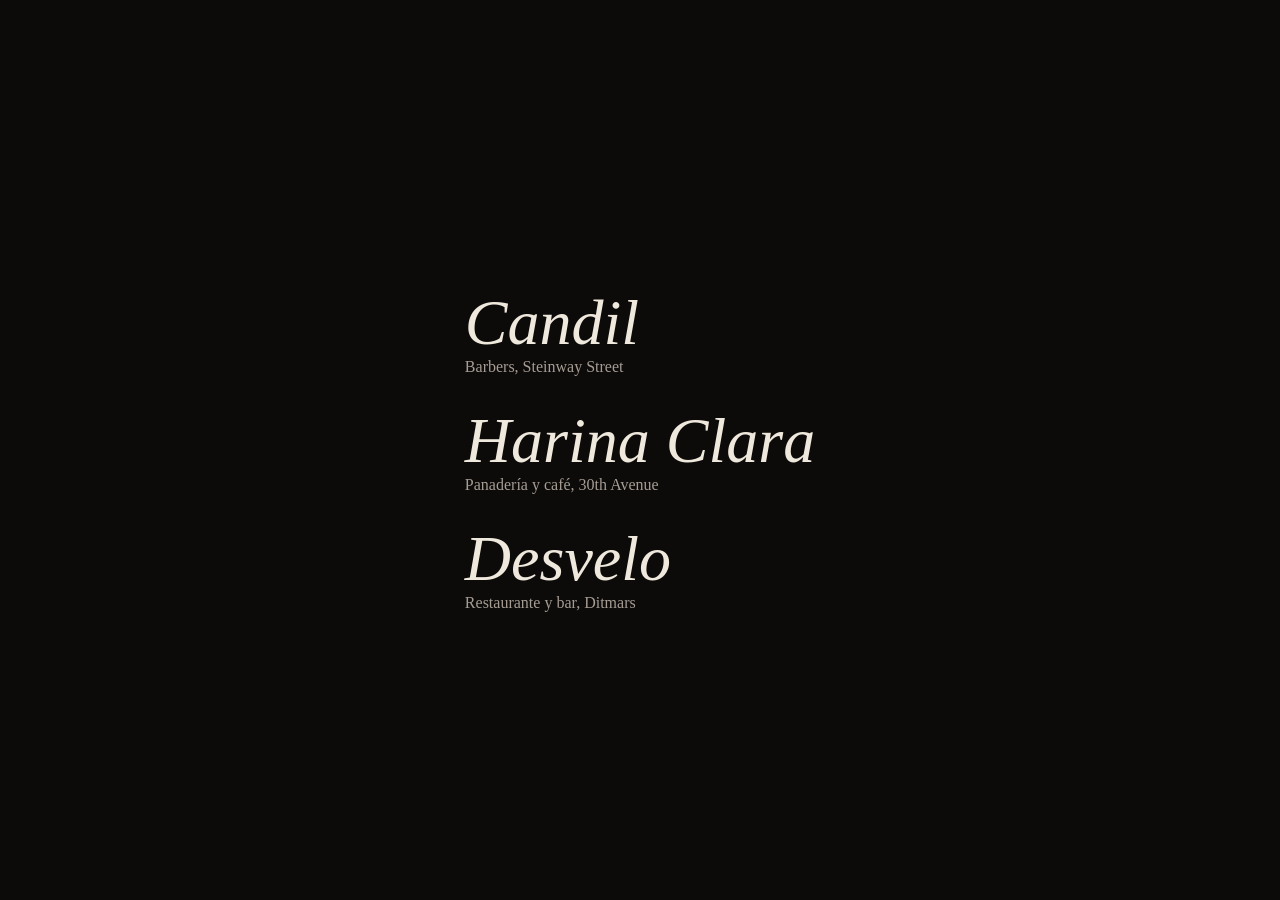
<file: index.html>
<!doctype html>
<html lang="en">
<head>
<meta charset="utf-8">
<meta name="viewport" content="width=device-width, initial-scale=1, viewport-fit=cover">
<title>Three shops</title>
<meta name="robots" content="noindex">
<style>
:root { --bg: #0d0b0a; --fg: #efe8dc; --muted: #a59d94; color-scheme: dark; }
body { margin: 0; min-height: 100vh; background: var(--bg); color: var(--fg); font: 17px/1.5 Georgia, serif; display: grid; place-items: center; padding: 40px max(16px, env(safe-area-inset-right, 0px)) 40px max(16px, env(safe-area-inset-left, 0px)); box-sizing: border-box; }
ul { list-style: none; margin: 0; padding: 0; display: grid; gap: 18px; }
a { display: block; color: inherit; text-decoration: none; font-size: clamp(34px, 9vw, 64px); font-style: italic; line-height: 1.1; padding: 6px 0; }
a span { display: block; font-style: normal; font-size: 16px; color: var(--muted); }
a:focus-visible { outline: 1px solid var(--fg); outline-offset: 6px; }
</style>
</head>
<body>
<ul>
  <li><a href="barber/">Candil<span>Barbers, Steinway Street</span></a></li>
  <li><a href="cafe/">Harina Clara<span>Panadería y café, 30th Avenue</span></a></li>
  <li><a href="restaurant/">Desvelo<span>Restaurante y bar, Ditmars</span></a></li>
</ul>
</body>
</html>
</file>
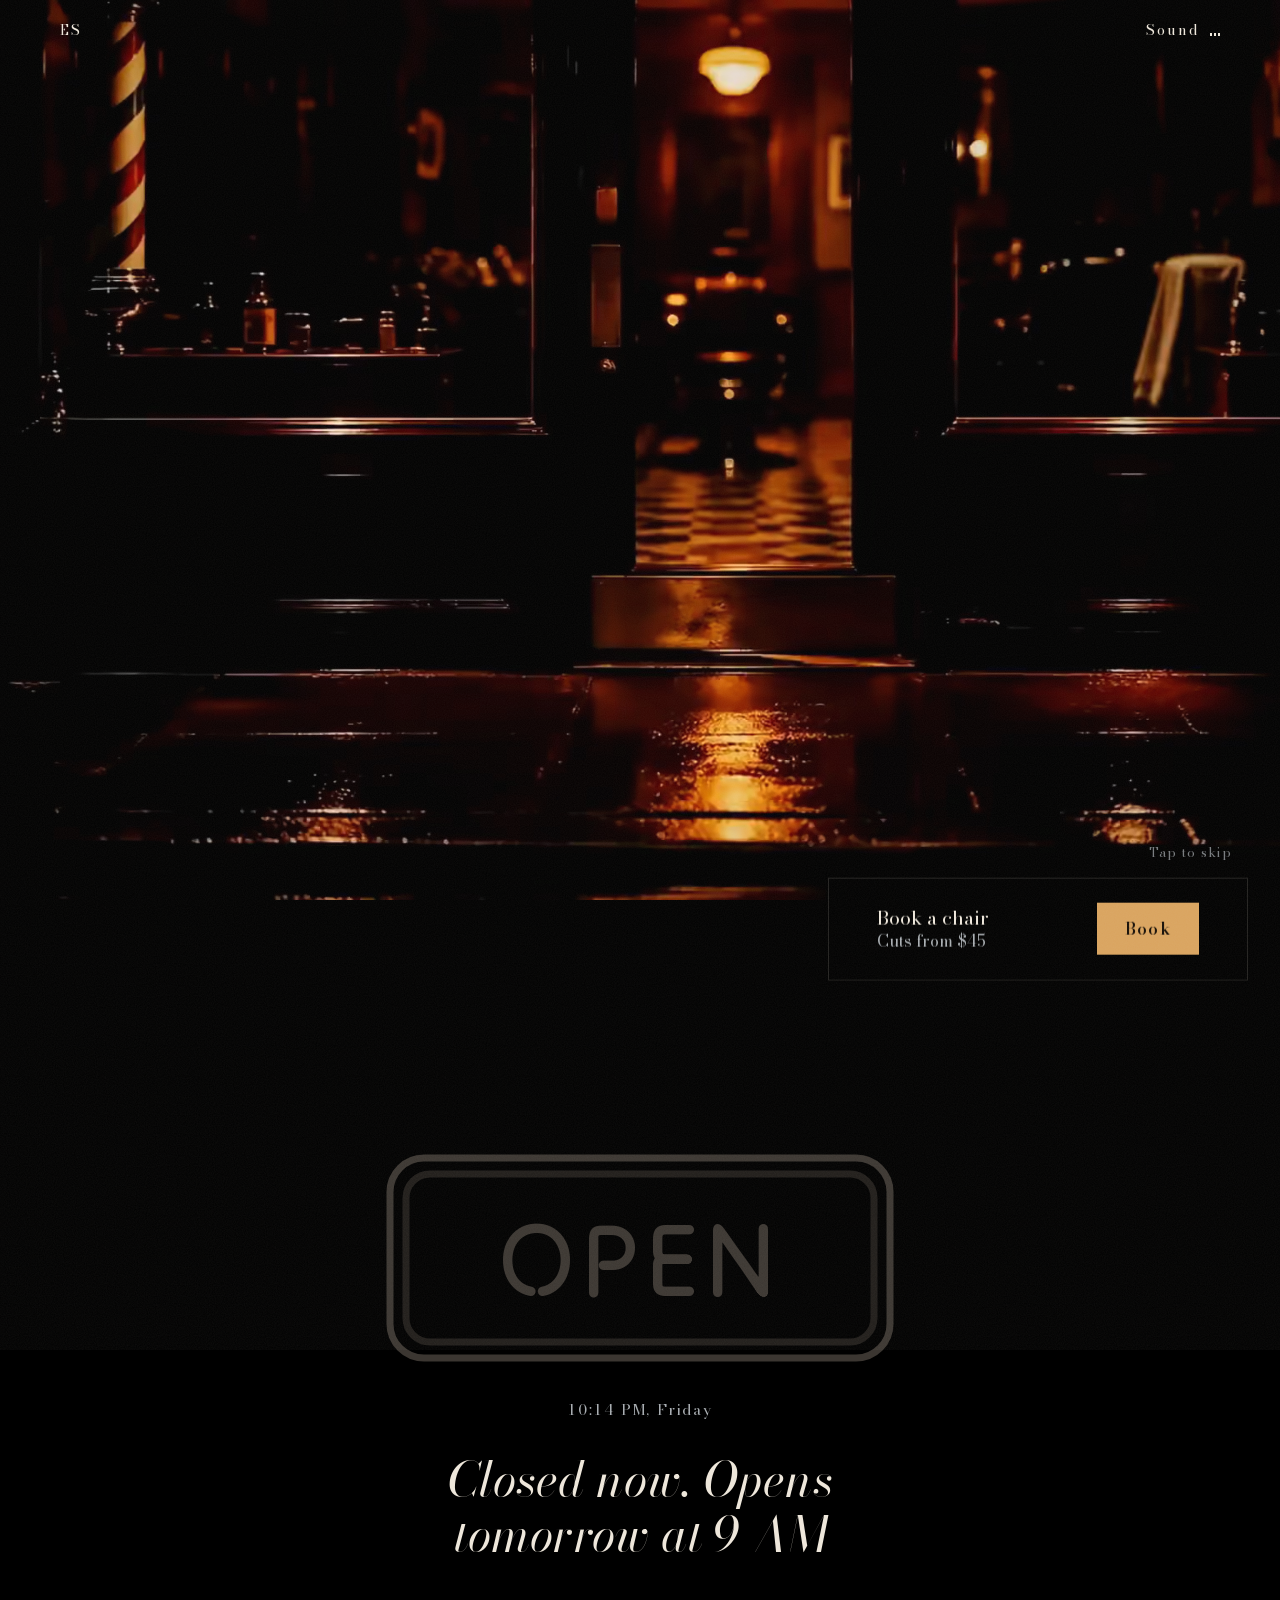
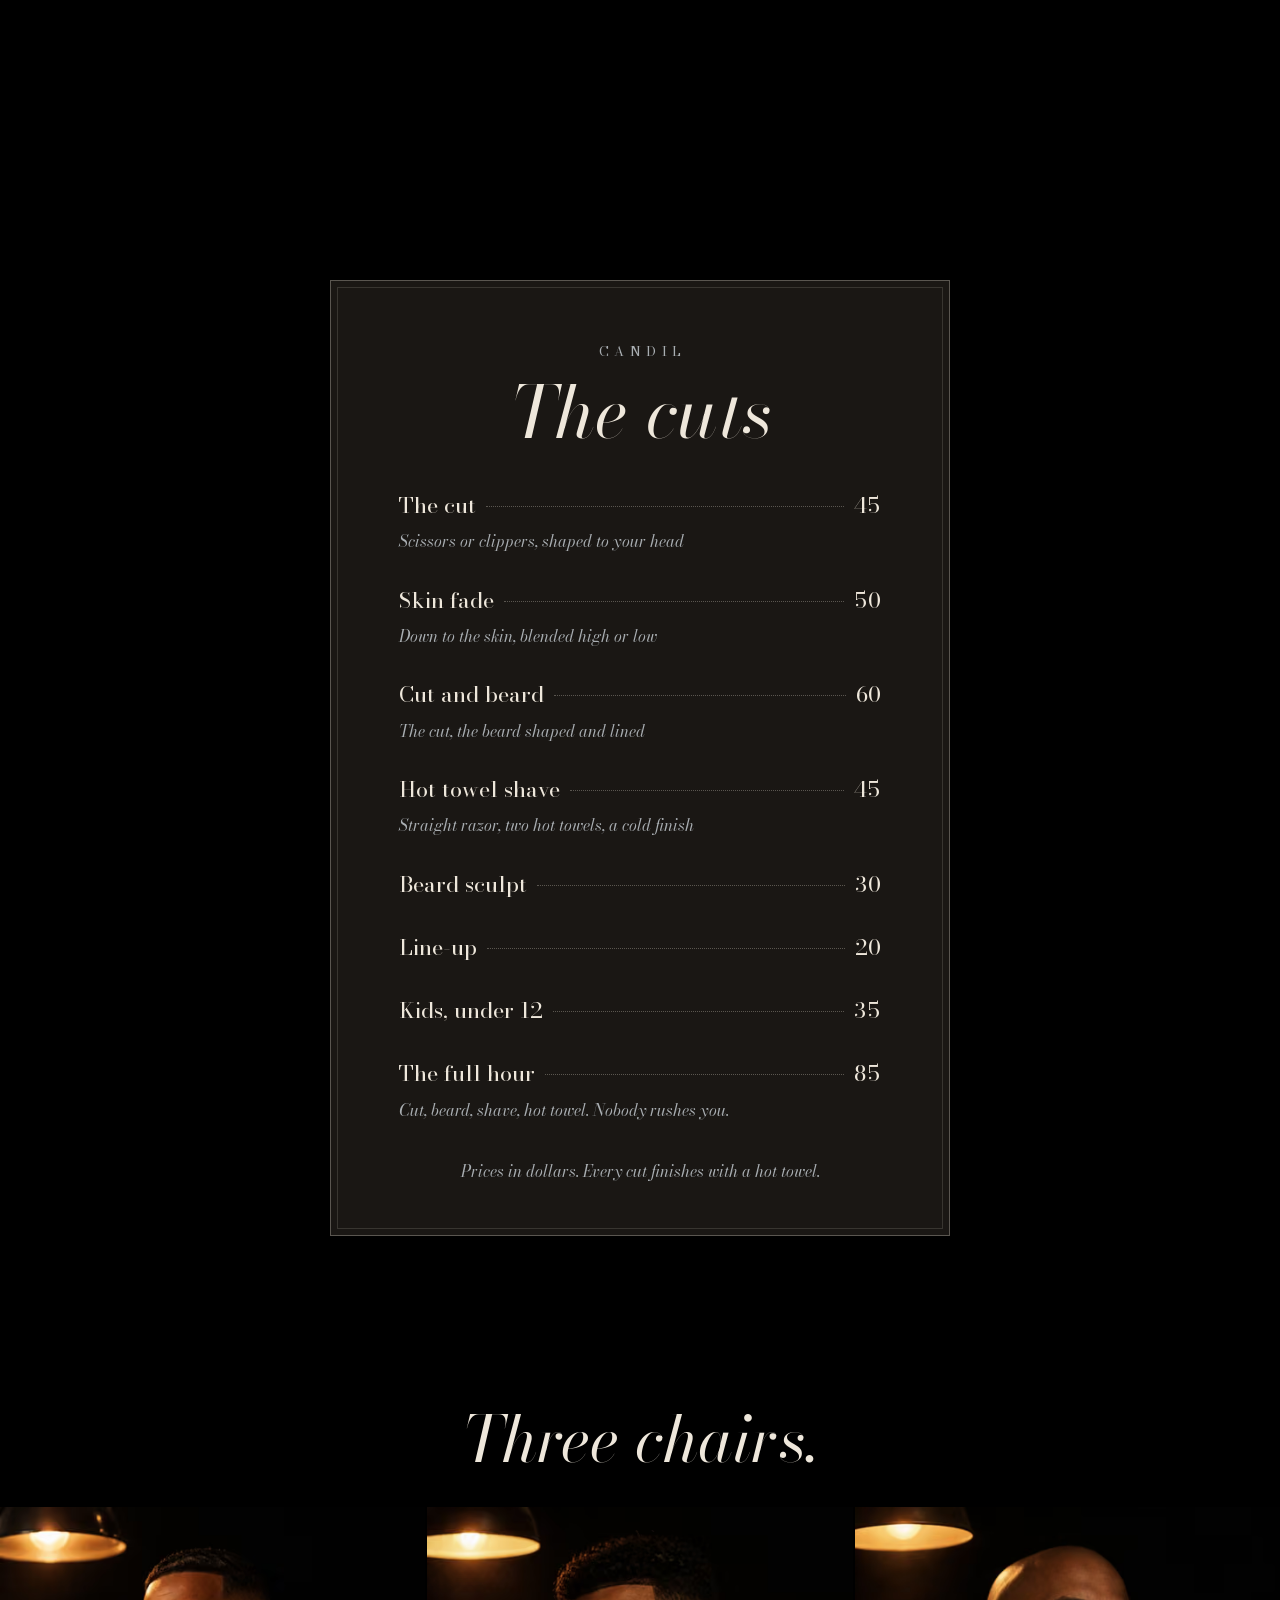
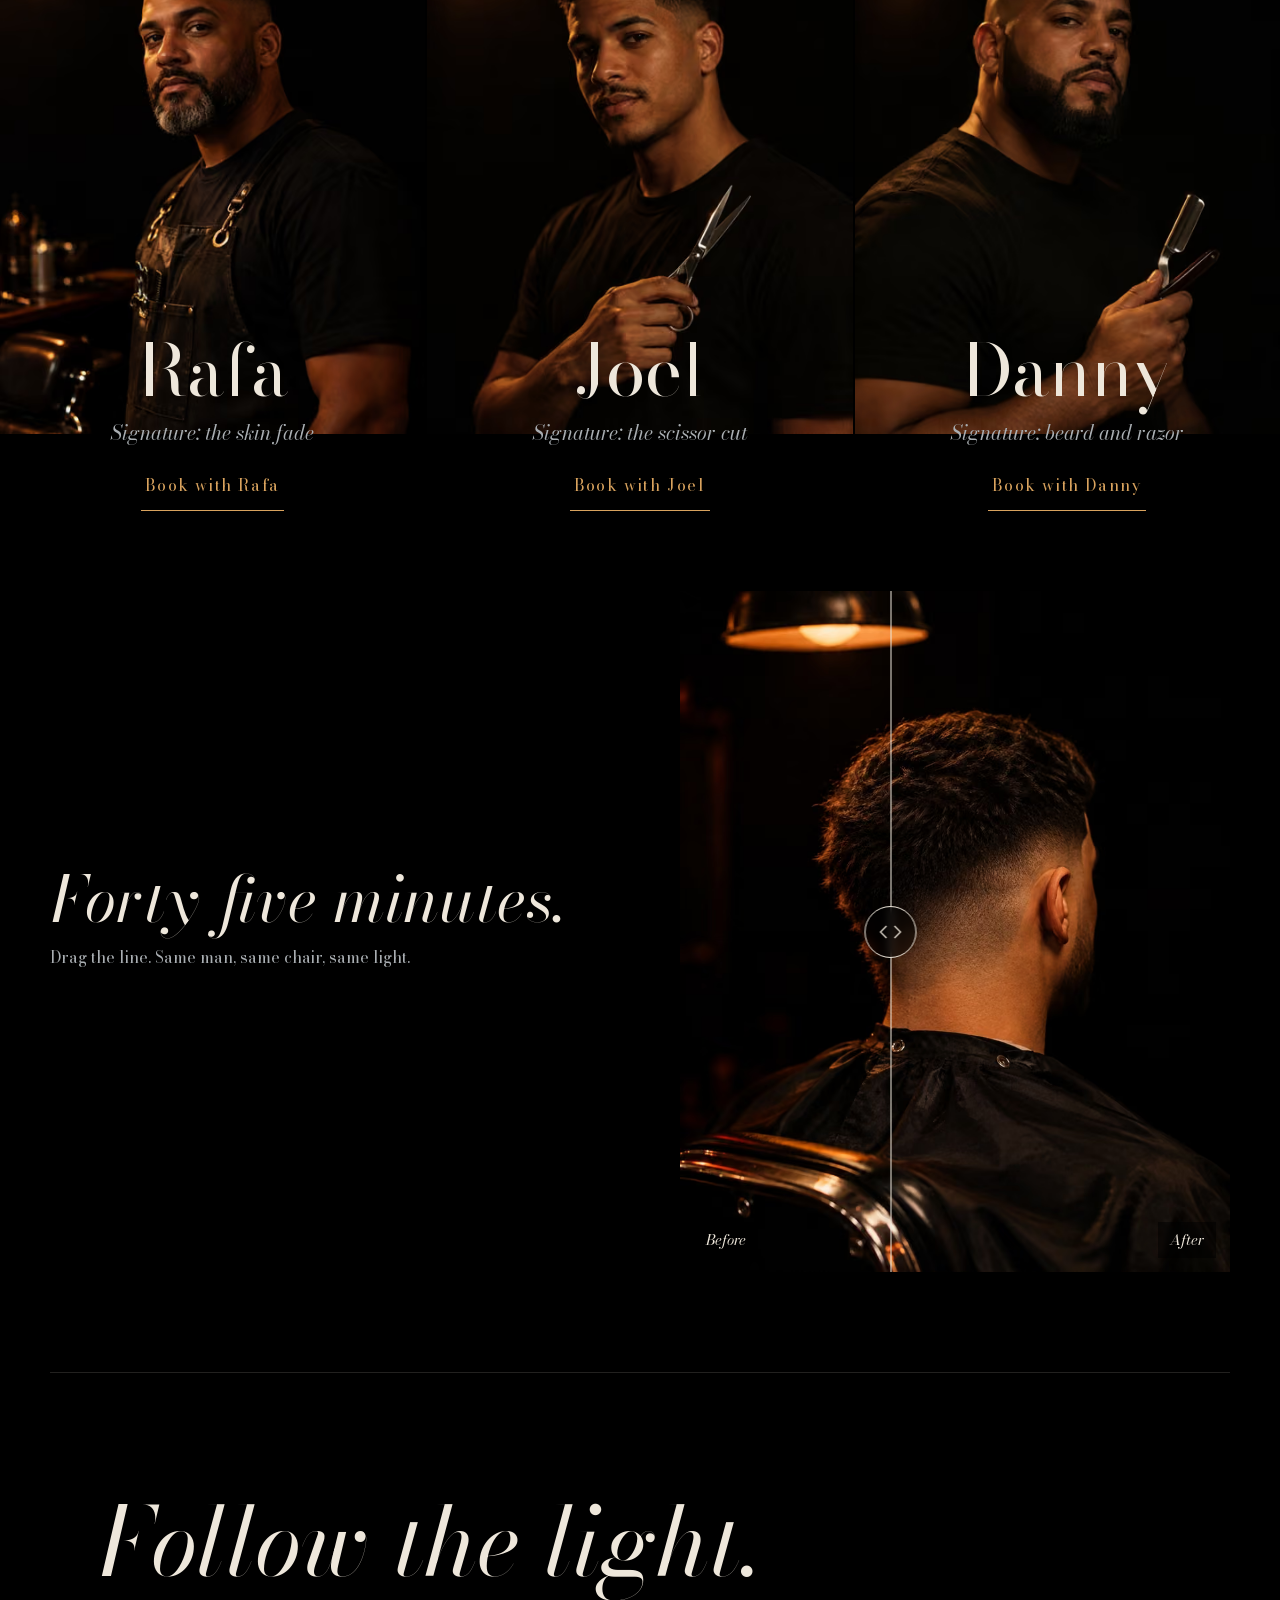
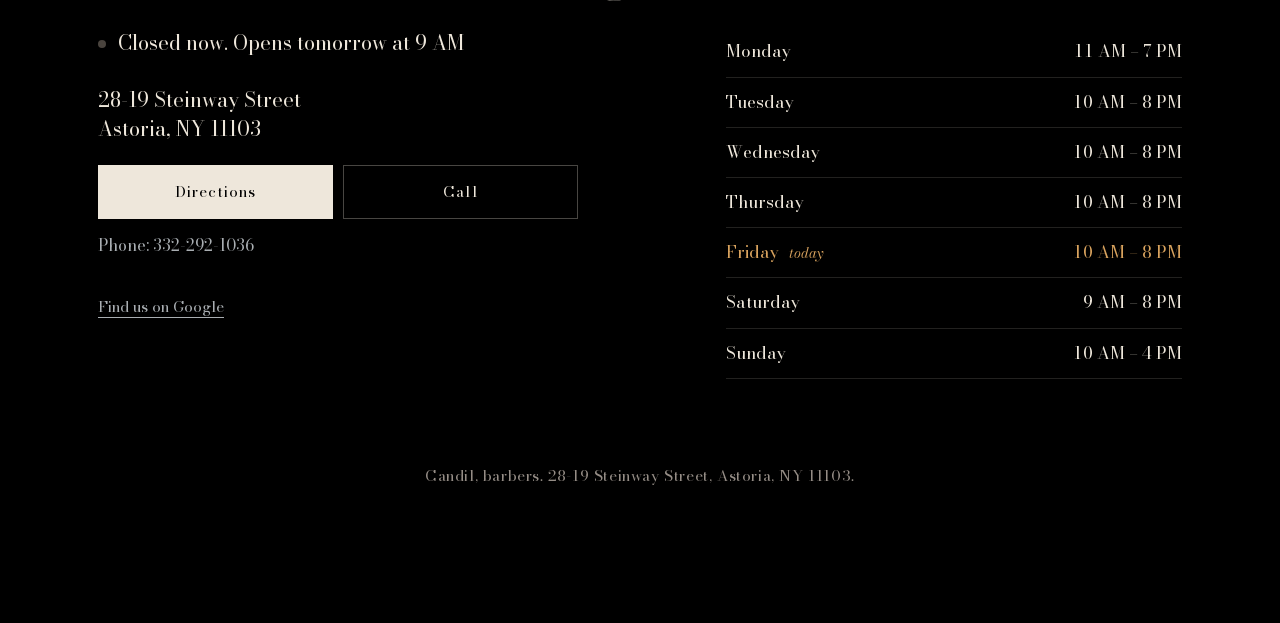
<file: barber/index.html>
<!doctype html>
<html lang="en">
<head>
<meta charset="utf-8">
<meta name="viewport" content="width=device-width, initial-scale=1, viewport-fit=cover">
<title>Candil · Barbers, Steinway Street</title>
<meta name="description" content="Candil, a barbershop on Steinway Street in Astoria. One chair under one light. Cuts, fades, beards and hot towel shaves. Book a chair online.">
<meta name="theme-color" content="#000000">
<link rel="icon" href="favicon.png" type="image/png">
<link rel="apple-touch-icon" href="apple-touch-icon.png">
<meta property="og:type" content="website">
<meta property="og:title" content="Candil">
<meta property="og:description" content="Walk in. Walk out different. Barbers on Steinway Street, Astoria.">
<meta property="og:image" content="https://bhavya-analytics-ai.github.io/store-demos/barber/og.jpg">
<meta property="og:image:width" content="1200">
<meta property="og:image:height" content="630">
<meta property="og:url" content="https://bhavya-analytics-ai.github.io/store-demos/barber/">
<meta name="twitter:card" content="summary_large_image">
<link rel="preload" as="image" type="image/avif" href="img/poster-ride-p.avif" media="(max-width: 899px), (orientation: portrait)" fetchpriority="high">
<link rel="preload" as="image" type="image/avif" href="img/poster-ride-l.avif" media="(min-width: 900px) and (orientation: landscape)" fetchpriority="high">
<script>
/* once per visit: a returning tab starts on the chair, not the door */
(function () {
  var seen = false; try { seen = sessionStorage.getItem("candil:ride") === "1"; } catch (e) {}
  var rm = window.matchMedia && matchMedia("(prefers-reduced-motion: reduce)").matches;
  document.documentElement.className = (seen || rm) ? "skip-ride" : "play-ride";
  if (seen || rm) {
    var land = window.matchMedia("(min-width: 900px) and (orientation: landscape)").matches;
    var l = document.createElement("link"); l.rel = "preload"; l.as = "image"; l.type = "image/avif"; l.href = "img/poster-loop-" + (land ? "l" : "p") + ".avif";
    l.setAttribute("fetchpriority", "high"); document.head.appendChild(l);
  }
})();
</script>
<style>
@font-face { font-family: "Bodoni Moda"; font-style: normal; font-weight: 400 700; font-display: swap; src: url(../shared/fonts/bodoni-normal-1.woff2) format("woff2"); }
@font-face { font-family: "Bodoni Moda"; font-style: italic; font-weight: 400 700; font-display: swap; src: url(../shared/fonts/bodoni-italic-0.woff2) format("woff2"); }
@font-face { font-family: "Tilt Neon"; font-style: normal; font-weight: 400; font-display: swap; src: url(../shared/fonts/tiltneon-normal-0.woff2) format("woff2"); }
@font-face { font-family: "Bodoni fallback"; src: local("Didot"), local("Bodoni 72"), local("Georgia"); size-adjust: 96%; }

/* Layout: one lamp in a black room. Everything sits in the dark; light falls on one thing per screen. */
:root {
  --night: #000000; --lamp: #D9A35E; --ivory: #EEE7DB; --chrome: #A9AEB2; --leather: #4A2318; --smoke: #1A1714;
  --line: rgba(238, 231, 219, .14); --line-strong: rgba(238, 231, 219, .3);
  --serif: "Bodoni Moda", "Bodoni fallback", Didot, Georgia, serif;
  --gutter: max(16px, env(safe-area-inset-left, 0px)); --gutter-r: max(16px, env(safe-area-inset-right, 0px));
  color-scheme: dark;
}
* { box-sizing: border-box; }
html { -webkit-text-size-adjust: 100%; background: var(--night); }
body { margin: 0; background: var(--night); color: var(--ivory); font: 400 17px/1.6 var(--serif); font-optical-sizing: auto; overflow-x: hidden; }
img, video { display: block; max-width: 100%; }
button { font: inherit; color: inherit; }
a { color: inherit; }
:focus-visible { outline: 1px solid var(--lamp); outline-offset: 4px; }
.vh { position: absolute; width: 1px; height: 1px; overflow: hidden; clip: rect(0 0 0 0); white-space: nowrap; }

/* light film grain over the whole page */
.grain { position: fixed; inset: -50%; z-index: 60; pointer-events: none; opacity: .1; mix-blend-mode: screen;
  background-image: url("data:image/svg+xml;utf8,<svg xmlns='http://www.w3.org/2000/svg' width='170' height='170'><filter id='n'><feTurbulence type='fractalNoise' baseFrequency='.9' numOctaves='2' stitchTiles='stitch'/><feColorMatrix values='0 0 0 0 1  0 0 0 0 .92  0 0 0 0 .82  0 0 0 .55 0'/></filter><rect width='100%' height='100%' filter='url(%23n)'/></svg>");
   }
.settled .grain { animation: grain 1.1s steps(5) infinite; }
@keyframes grain { 0% { transform: translate(0, 0); } 20% { transform: translate(-3%, 2%); } 40% { transform: translate(2%, -3%); } 60% { transform: translate(-2%, -1%); } 80% { transform: translate(3%, 3%); } 100% { transform: translate(0, 0); } }

/* top controls */
.top { position: fixed; z-index: 40; top: 0; left: 0; right: 0; display: flex; justify-content: space-between; align-items: center;
  padding: calc(env(safe-area-inset-top, 0px) + 6px) var(--gutter-r) 6px var(--gutter); pointer-events: none; transition: background-color .8s; }
.top > * { pointer-events: auto; }
.top.solid { background: rgba(0, 0, 0, .86); -webkit-backdrop-filter: blur(10px); backdrop-filter: blur(10px); }
.ctl { min-width: 48px; min-height: 48px; padding: 0 12px; background: none; border: 0; font: 400 14px/1 var(--serif); letter-spacing: .14em; color: var(--ivory); cursor: pointer; display: inline-flex; align-items: center; gap: 10px; }
.bars { display: inline-flex; gap: 2px; align-items: end; height: 12px; }
.bars i { width: 2px; height: 3px; background: currentColor; transition: height .3s; }
.ctl[aria-pressed="true"] .bars i { animation: eq 1s ease-in-out infinite; }
.ctl[aria-pressed="true"] .bars i:nth-child(2) { animation-delay: -.3s; } .ctl[aria-pressed="true"] .bars i:nth-child(3) { animation-delay: -.6s; }
@keyframes eq { 0%, 100% { height: 3px; } 50% { height: 12px; } }
.top-mark { position: absolute; left: 50%; transform: translateX(-50%); font-size: 13px; letter-spacing: .34em; opacity: 0; transition: opacity .8s; text-decoration: none; min-height: 48px; display: flex; align-items: center; }
.top.solid .top-mark { opacity: 1; }

/* the ride */
.ride { position: relative; height: 100vh; height: 100dvh; min-height: 560px; overflow: hidden; background: #000; cursor: pointer; }
.ride picture, .ride img, .ride video, .curtain { position: absolute; inset: 0; width: 100%; height: 100%; }
.ride img, .ride video { object-fit: cover; }
.ride video { opacity: 0; transition: opacity .5s ease; z-index: 2; }
.ride .poster-ride { z-index: 1; }
.ride .poster-loop { z-index: 1; display: none; }
.skip-ride .ride .poster-loop { display: block; }
.curtain { z-index: 3; }
.title, .skip-hint { z-index: 4; }
.ride video.on { opacity: 1; }
#loopV { transition: opacity .9s ease; }
.curtain { background: #000; opacity: 1; pointer-events: none; animation: lift .5s ease .15s forwards; }
@keyframes lift { to { opacity: 0; } }
.ride-go .curtain, .skip-ride .curtain { opacity: 0; }
.title { position: absolute; left: var(--gutter); right: var(--gutter-r); top: calc(env(safe-area-inset-top, 0px) + 12.5svh); text-align: center; pointer-events: none; }
.name { margin: 0; font-size: 15px; font-weight: 400; letter-spacing: .42em; text-indent: .42em; opacity: 0; transition: opacity 1.2s ease; }
.line { margin: 18px 0 0; font-size: clamp(30px, 8.6vw, 64px); line-height: 1.08; font-weight: 400; font-style: italic; opacity: 0; transform: translateY(10px); transition: opacity 1.2s ease .9s, transform 1.4s cubic-bezier(.2,.7,.2,1) .9s; text-wrap: balance; }
.landed .name, .landed .line { opacity: 1; transform: none; }
.skip-hint { position: absolute; right: var(--gutter-r); bottom: calc(env(safe-area-inset-bottom, 0px) + 24px); font-size: 13px; letter-spacing: .1em; color: var(--chrome); opacity: .0; transition: opacity .6s; pointer-events: none; }
.ride-go:not(.landed) .skip-hint { opacity: .7; }

/* book bar */
.book { position: fixed; z-index: 45; left: 0; right: 0; bottom: 0; display: flex; align-items: center; justify-content: space-between; gap: 12px;
  padding: 12px var(--gutter-r) calc(env(safe-area-inset-bottom, 0px) + 12px) var(--gutter); background: rgba(0, 0, 0, .9); -webkit-backdrop-filter: blur(12px); backdrop-filter: blur(12px);
  border-top: 1px solid var(--line); transform: translateY(105%); transition: transform .9s cubic-bezier(.16,.84,.24,1); }
.book.up { transform: none; }
.book-text { font-size: 16px; color: var(--chrome); line-height: 1.3; }
.book-text b { display: block; font-weight: 400; font-size: 19px; color: var(--ivory); }
.book-btn { min-height: 52px; padding: 0 28px; border: 0; background: var(--lamp); color: #160e06; font: 600 16px/1 var(--serif); letter-spacing: .08em; cursor: pointer; }

/* the sign */
.sign { position: relative; min-height: 100svh; display: grid; place-items: center; align-content: center; gap: 30px; padding: 90px var(--gutter-r) 80px var(--gutter); text-align: center; overflow: hidden; }
.sign::before { content: ""; position: absolute; left: 50%; top: 44%; width: 140vw; height: 90vw; max-width: 1200px; max-height: 760px; transform: translate(-50%, -50%);
  background: radial-gradient(closest-side, rgba(255, 196, 120, .22), rgba(255, 170, 90, .06) 55%, transparent 75%); opacity: 0; transition: opacity 1.6s; }
.sign.lit::before { opacity: 1; }
.neon { width: min(86vw, 520px); height: auto; overflow: visible; }
.neon .tube { fill: none; stroke: #3B3631; stroke-width: 7; stroke-linecap: round; stroke-linejoin: round; transition: stroke .2s; }
.neon text { font: 400 104px "Tilt Neon", system-ui, sans-serif; fill: #3B3631; letter-spacing: 6px; }
.sign.lit .tube { stroke: #FFE6C2; filter: drop-shadow(0 0 2px #fff3df) drop-shadow(0 0 8px #ffb867) drop-shadow(0 0 22px #ff9a3d); }
.sign.lit text { fill: #FFE6C2; filter: drop-shadow(0 0 2px #fff3df) drop-shadow(0 0 10px #ffb867) drop-shadow(0 0 26px #ff9a3d); }
.sign.igniting .neon { animation: ignite 1s steps(1) 1; }
@keyframes ignite { 0% { opacity: .2; } 12% { opacity: 1; } 20% { opacity: .25; } 34% { opacity: 1; } 42% { opacity: .5; } 54%, 100% { opacity: 1; } }
.sign-now { margin: 0; font-size: 15px; letter-spacing: .12em; color: var(--chrome); font-variant-numeric: lining-nums tabular-nums; }
.sign-line { margin: 0; font-size: clamp(26px, 7.4vw, 48px); line-height: 1.15; font-style: italic; text-wrap: balance; max-width: 18ch; }

/* price list, set like a menu */
.menu { padding: 40px var(--gutter-r) 96px var(--gutter); }
.card { max-width: 620px; margin: 0 auto; border: 1px solid var(--line-strong); padding: 40px 22px 34px; position: relative; background: var(--smoke); }
.card::before { content: ""; position: absolute; inset: 6px; border: 1px solid var(--line); pointer-events: none; }
.card h2 { margin: 0; text-align: center; font-size: 13px; font-weight: 400; letter-spacing: .42em; text-indent: .42em; color: var(--chrome); }
.card .card-title { margin: 14px 0 26px; text-align: center; font-size: clamp(40px, 12vw, 72px); font-style: italic; font-weight: 400; line-height: 1; }
.cuts { list-style: none; margin: 0; padding: 0; }
.cut { width: 100%; display: grid; grid-template-columns: auto 1fr auto; align-items: baseline; gap: 10px; padding: 14px 4px; background: none; border: 0; text-align: left; cursor: pointer; transition: color .4s; }
.cut-name { font-size: 22px; line-height: 1.2; }
.cut-lead { border-bottom: 1px dotted var(--line-strong); transform: translateY(-6px); }
.cut-price { font-size: 22px; font-variant-numeric: lining-nums tabular-nums; }
.cut-sub { grid-column: 1 / -1; font-size: 16px; font-style: italic; color: var(--chrome); margin-top: -4px; }
.cut:hover .cut-name, .cut:focus-visible .cut-name { color: var(--lamp); }
.card-foot { margin: 22px 0 0; text-align: center; font-size: 16px; font-style: italic; color: var(--chrome); }

/* the barbers */
.team { padding: 30px 0 40px; }
.team-head { padding: 0 var(--gutter-r) 34px var(--gutter); text-align: center; }
.team-head h2 { margin: 0; font-size: clamp(36px, 10vw, 64px); font-style: italic; font-weight: 400; line-height: 1.05; }
.barber { position: relative; margin: 0 0 72px; }
.barber picture img { width: 100%; height: auto; aspect-ratio: 1136 / 1408; object-fit: cover; }
.barber-text { position: relative; margin-top: -116px; padding: 0 var(--gutter-r) 0 var(--gutter); text-align: center; }
.barber h3 { margin: 0; font-size: clamp(64px, 19vw, 140px); line-height: .9; font-weight: 400; }
.barber .sig { margin: 14px 0 0; font-size: 20px; font-style: italic; color: var(--chrome); }
.barber .with { display: inline-flex; align-items: center; min-height: 48px; margin-top: 14px; padding: 0 4px; background: none; border: 0; border-bottom: 1px solid var(--lamp); color: var(--lamp); font-size: 16px; letter-spacing: .1em; cursor: pointer; }

/* before / after */
.ba { padding: 40px var(--gutter-r) 100px var(--gutter); }
.ba-head { text-align: center; margin-bottom: 26px; }
.ba-head h2 { margin: 0; font-size: clamp(36px, 10vw, 64px); font-style: italic; font-weight: 400; line-height: 1.05; }
.ba-head p { margin: 12px 0 0; color: var(--chrome); font-size: 16px; }
.compare { position: relative; width: 100%; max-width: 560px; margin: 0 auto; aspect-ratio: 1136 / 1408; overflow: hidden; touch-action: pan-y; user-select: none; -webkit-user-select: none; background: #0b0908; }
.compare img { position: absolute; inset: 0; width: 100%; height: 100%; object-fit: cover; pointer-events: none; }
.compare .before { clip-path: inset(0 calc(100% - var(--x, 50%)) 0 0); }
.handle { position: absolute; top: 0; bottom: 0; left: var(--x, 50%); width: 1px; background: var(--ivory); transform: translateX(-.5px); pointer-events: none; }
.knob { position: absolute; top: 50%; left: 50%; width: 52px; height: 52px; transform: translate(-50%, -50%); border-radius: 50%; border: 1px solid var(--ivory); background: rgba(0, 0, 0, .45); -webkit-backdrop-filter: blur(4px); backdrop-filter: blur(4px); display: grid; place-items: center; }
.knob svg { width: 26px; height: 26px; }
.tag { position: absolute; bottom: 14px; font-size: 15px; font-style: italic; padding: 6px 12px; background: rgba(0, 0, 0, .5); pointer-events: none; }
.tag.b { left: 14px; } .tag.a { right: 14px; }
.compare { cursor: ew-resize; }
.compare input { position: absolute; inset: 0; width: 100%; height: 100%; opacity: 0; margin: 0; pointer-events: none; }
.compare:focus-within { outline: 1px solid var(--lamp); outline-offset: 4px; }

/* visit */
.visit { padding: 70px var(--gutter-r) 40px var(--gutter); border-top: 1px solid var(--line); max-width: 1180px; margin: 0 auto; }
.visit h2 { margin: 0; font-size: clamp(44px, 13vw, 96px); font-style: italic; font-weight: 400; line-height: 1; }
.visit-live { margin: 18px 0 0; font-size: 20px; }
.visit-live::before { content: ""; display: inline-block; width: 8px; height: 8px; border-radius: 50%; background: var(--lamp); box-shadow: 0 0 12px var(--lamp); margin-right: 12px; transform: translateY(-2px); }
.visit-live.closed::before { background: #4a443e; box-shadow: none; }
.addr { margin: 26px 0 0; font-style: normal; font-size: 20px; line-height: 1.45; }
.acts { display: grid; grid-template-columns: 1fr 1fr; gap: 10px; margin-top: 22px; max-width: 480px; }
.btn { display: flex; align-items: center; justify-content: center; min-height: 54px; padding: 0 14px; border: 1px solid var(--line-strong); text-decoration: none; letter-spacing: .08em; font-size: 15px; text-align: center; }
.btn.fill { background: var(--ivory); color: #000; border-color: var(--ivory); }
.phone { margin: 14px 0 0; color: var(--chrome); font-size: 16px; }
.hours { list-style: none; margin: 36px 0 0; padding: 0; max-width: 480px; }
.hours li { display: flex; justify-content: space-between; padding: 11px 0; border-bottom: 1px solid var(--line); font-variant-numeric: lining-nums tabular-nums; }
.hours li.today { color: var(--lamp); }
.hours li.today span:first-child::after { content: attr(data-today); margin-left: 10px; font-style: italic; font-size: 14px; }
.google { display: inline-flex; align-items: center; min-height: 48px; margin-top: 24px; color: var(--chrome); font-size: 15px; text-underline-offset: 5px; }
footer { padding: 30px var(--gutter-r) calc(env(safe-area-inset-bottom, 0px) + 120px) var(--gutter); color: #958d86; font-size: 15px; text-align: center; letter-spacing: .04em; }

.rv { opacity: 0; transform: translateY(16px); transition: opacity 1.2s ease, transform 1.4s cubic-bezier(.2,.7,.2,1); }
.rv.in { opacity: 1; transform: none; }
@media (prefers-reduced-motion: reduce) {
  .rv { opacity: 1; transform: none; transition: none; }
  .sign.igniting .neon { animation: none; }
  .grain, .settled .grain { animation: none; }
  .ctl[aria-pressed="true"] .bars i { animation: none; height: 8px; }
}

/* engine tokens */
.eng { --e-bg: #070605; --e-fg: var(--ivory); --e-muted: var(--chrome); --e-line: var(--line); --e-line-strong: var(--line-strong); --e-accent: var(--lamp); --e-on-accent: #160e06;
  --e-raise: #14110e; --e-display: var(--serif); --e-body: var(--serif); --e-radius: 0; --e-scrim: rgba(0, 0, 0, .7); }

/* ---------- desktop ---------- */
@media (min-width: 900px) {
  :root { --gutter: max(48px, env(safe-area-inset-left, 0px)); --gutter-r: max(48px, env(safe-area-inset-right, 0px)); }
  .title { top: 40%; bottom: auto; left: 7vw; right: auto; width: 34vw; text-align: left; }
  .name { text-indent: 0; }
  .line { font-size: clamp(44px, 4.6vw, 76px); }
  .menu { padding-top: 80px; padding-bottom: 140px; }
  .card { padding: 60px 64px 50px; }
  .team-wrap { display: grid; grid-template-columns: repeat(3, 1fr); gap: 2px; }
  .barber { margin: 0; }
  .barber-text { margin-top: -96px; }
  .barber h3 { font-size: clamp(56px, 5.6vw, 96px); }
  .ba-grid { display: grid; grid-template-columns: 1fr 1fr; gap: 80px; align-items: center; max-width: 1180px; margin: 0 auto; }
  .ba-head { text-align: left; }
  .visit { display: grid; grid-template-columns: 1.2fr 1fr; gap: 20px 80px; padding-top: 120px; }
  .visit h2 { grid-column: 1 / -1; }
  .hours { grid-column: 2; grid-row: 2 / span 3; margin-top: 18px; }
  .book { left: auto; right: 32px; bottom: 28px; width: 420px; border: 1px solid var(--line); }
}
</style>
<link rel="stylesheet" href="../shared/engine.css" media="print" onload="this.media='all'">
</head>
<body>
<div class="grain" aria-hidden="true"></div>
<header class="top" id="top">
  <button class="ctl" type="button" data-lang-btn>ES</button>
  <a class="top-mark" href="#ride">CANDIL</a>
  <button class="ctl" type="button" id="sound" aria-pressed="false"><span data-i18n="sound">Sound</span><span class="bars" aria-hidden="true"><i></i><i></i><i></i></span></button>
</header>

<main>
  <section class="ride" id="ride" aria-label="Candil">
    <video id="rideV" muted playsinline preload="auto" aria-hidden="true">
      <source src="video/ride-l.mp4" type="video/mp4" media="(min-width: 900px) and (orientation: landscape)">
      <source src="video/ride-p.mp4" type="video/mp4">
    </video>
    <picture class="poster-ride">
      <source type="image/avif" media="(min-width: 900px) and (orientation: landscape)" srcset="img/poster-ride-l.avif">
      <source type="image/webp" media="(min-width: 900px) and (orientation: landscape)" srcset="img/poster-ride-l.webp">
      <source type="image/avif" srcset="img/poster-ride-p.avif">
      <img src="img/poster-ride-p.webp" width="1080" height="1920" alt="The door of Candil at night, one warm light inside" fetchpriority="high">
    </picture>
    <picture class="poster-loop">
      <source type="image/avif" media="(min-width: 900px) and (orientation: landscape)" srcset="img/poster-loop-l.avif">
      <source type="image/avif" srcset="img/poster-loop-p.avif">
      <img src="img/poster-loop-p.webp" width="1080" height="1920" alt="" loading="lazy" decoding="async">
    </picture>
    <video id="loopV" muted playsinline loop preload="none" aria-hidden="true"></video>
    <div class="curtain"></div>
    <div class="title">
      <h1 class="name">CANDIL</h1>
      <p class="line" data-i18n="line">Walk in. Walk out different.</p>
    </div>
    <p class="skip-hint" data-i18n="skip">Tap to skip</p>
  </section>

  <section class="sign" id="sign" aria-labelledby="signLine">
    <svg class="neon" viewBox="0 0 520 220" role="img" aria-label="Open sign">
      <rect class="tube" x="10" y="10" width="500" height="200" rx="34"/>
      <rect class="tube" x="26" y="26" width="468" height="168" rx="24" opacity=".55"/>
      <text x="260" y="148" text-anchor="middle">OPEN</text>
    </svg>
    <p class="sign-now" id="signNow"></p>
    <p class="sign-line" id="signLine"></p>
  </section>

  <section class="menu" aria-labelledby="cutsTitle">
    <div class="card rv">
      <h2 id="cutsTitle">CANDIL</h2>
      <p class="card-title" data-i18n="cutsTitle">The cuts</p>
      <ul class="cuts" id="cuts"></ul>
      <p class="card-foot" data-i18n="cutsFoot">Prices in dollars. Every cut finishes with a hot towel.</p>
    </div>
  </section>

  <section class="team" aria-labelledby="teamTitle">
    <div class="team-head rv"><h2 id="teamTitle" data-i18n="teamTitle">Three chairs.</h2></div>
    <div class="team-wrap" id="team"></div>
  </section>

  <section class="ba" aria-labelledby="baTitle">
    <div class="ba-grid">
      <div class="ba-head rv">
        <h2 id="baTitle" data-i18n="baTitle">Forty-five minutes.</h2>
        <p data-i18n="baSub">Drag the line. Same man, same chair, same light.</p>
      </div>
      <div class="compare" id="compare" style="--x: 50%">
        <picture><source type="image/avif" srcset="img/b-after-480.avif 480w, img/b-after-828.avif 828w, img/b-after-1136.avif 1136w" sizes="(min-width: 900px) 560px, 100vw"><img class="after" src="img/b-after-828.webp" width="1136" height="1408" alt="After: a sharp mid skin fade and a clean line-up" loading="lazy" decoding="async"></picture>
        <picture><source type="image/avif" srcset="img/b-before-480.avif 480w, img/b-before-828.avif 828w, img/b-before-1136.avif 1136w" sizes="(min-width: 900px) 560px, 100vw"><img class="before" src="img/b-before-828.webp" width="1136" height="1408" alt="Before: hair grown out and uneven" loading="lazy" decoding="async"></picture>
        <div class="handle" aria-hidden="true"><span class="knob"><svg viewBox="0 0 26 26"><path d="M9 7l-6 6 6 6M17 7l6 6-6 6" fill="none" stroke="currentColor" stroke-width="1.2"/></svg></span></div>
        <span class="tag b" data-i18n="before" aria-hidden="true">Before</span><span class="tag a" data-i18n="after" aria-hidden="true">After</span>
        <input type="range" id="baRange" min="0" max="100" value="50" data-i18n-aria="baAria" aria-label="Compare before and after">
      </div>
    </div>
  </section>

  <section class="visit" aria-labelledby="visitTitle">
    <h2 id="visitTitle" class="rv" data-i18n="visitTitle">Follow the light.</h2>
    <div>
      <p class="visit-live" id="visitLive"></p>
      <address class="addr">28-19 Steinway Street<br>Astoria, NY 11103</address>
      <div class="acts">
        <a class="btn fill" id="mapBtn" href="#" target="_blank" rel="noopener" data-i18n="directions">Directions</a>
        <a class="btn" id="callBtn" href="#" data-i18n="call">Call</a>
      </div>
      <p class="phone" id="phoneText"></p>
      <a class="google" id="googleLink" href="#" target="_blank" rel="noopener" data-i18n="google">Find us on Google</a>
    </div>
    <ul class="hours" id="hours" aria-label="Hours" data-i18n-aria="hoursAria"></ul>
  </section>
</main>
<footer><p data-i18n="foot">Candil, barbers. 28-19 Steinway Street, Astoria, NY 11103.</p></footer>

<div class="book" id="book"><p class="book-text"><b data-i18n="bookBig">Book a chair</b><span data-i18n="bookSmall">Cuts from $45</span></p><button type="button" class="book-btn" id="bookBtn" data-i18n="bookBtn">Book</button></div>

<script src="../config/stripe.js" defer></script>
<script src="../shared/kit.js" defer></script>
<script src="../shared/engine.js" defer></script>
<script src="site.js" defer></script>
</body>
</html>
</file>
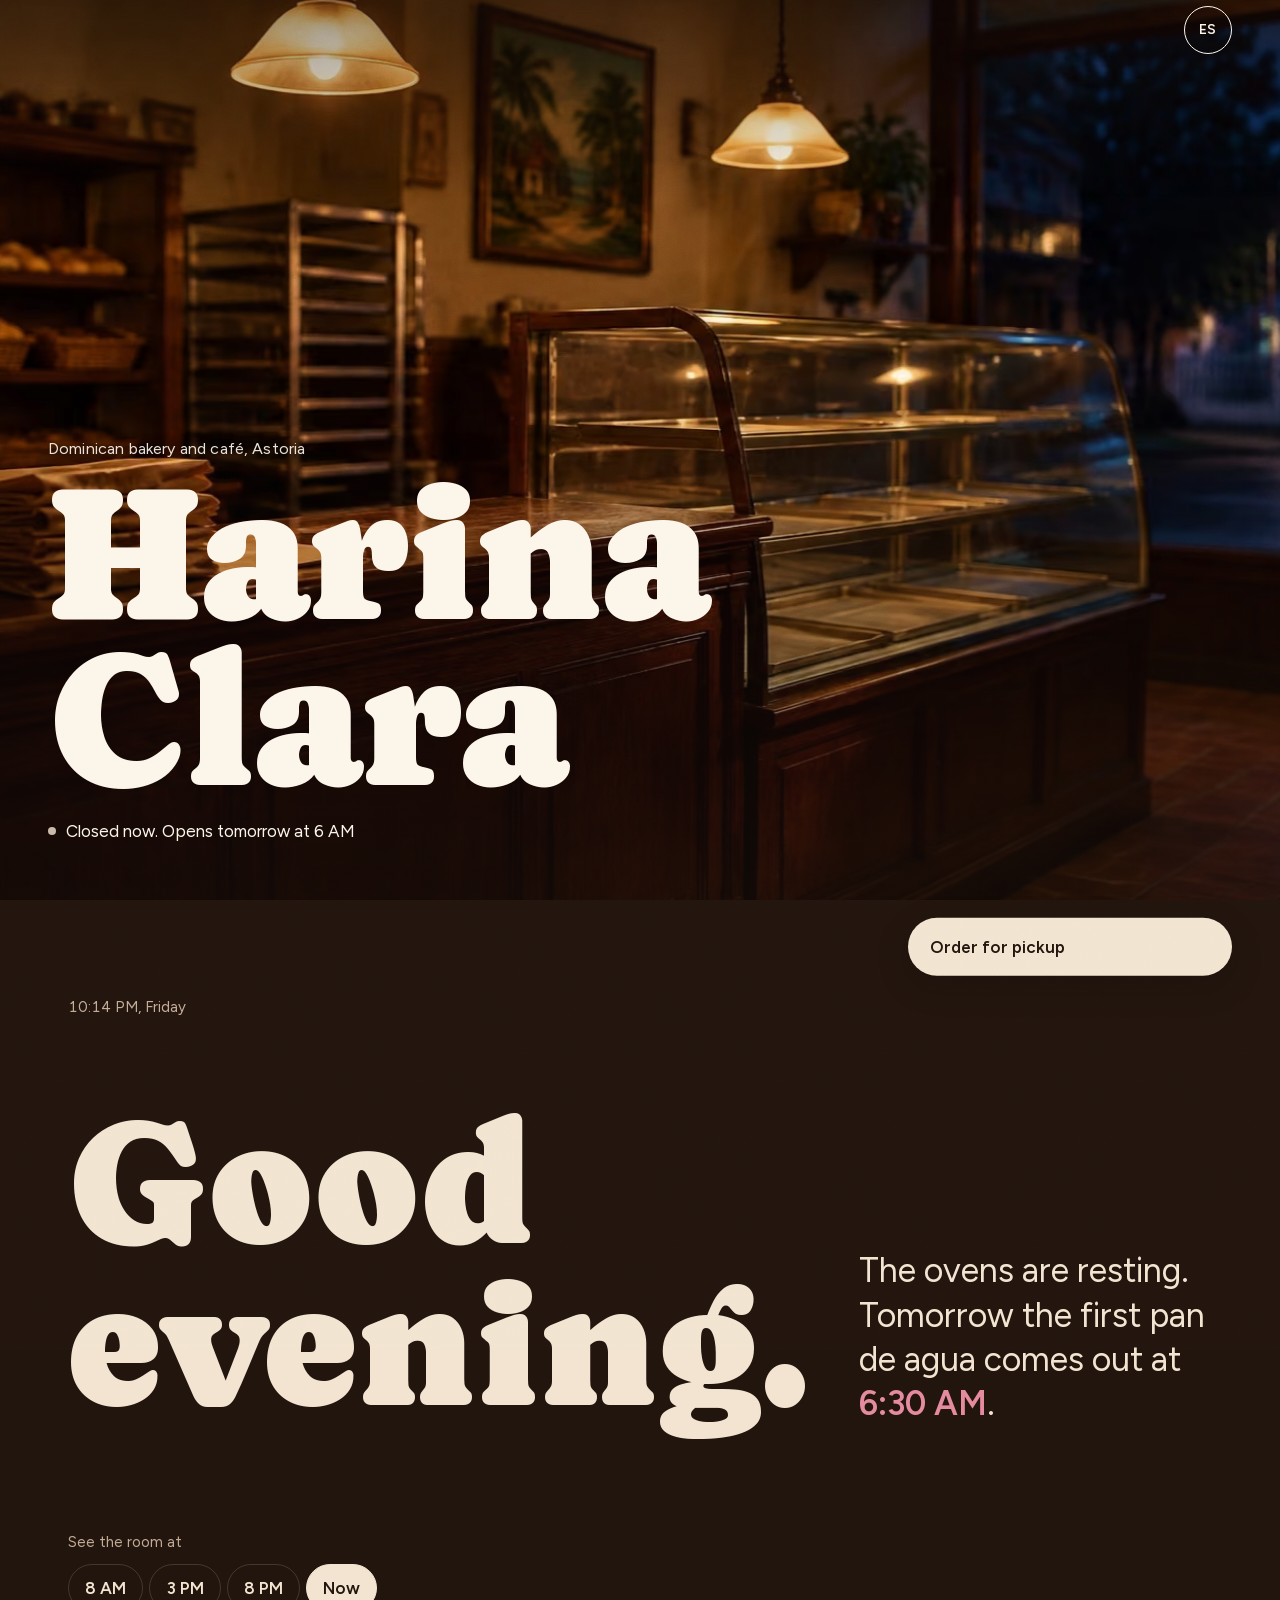
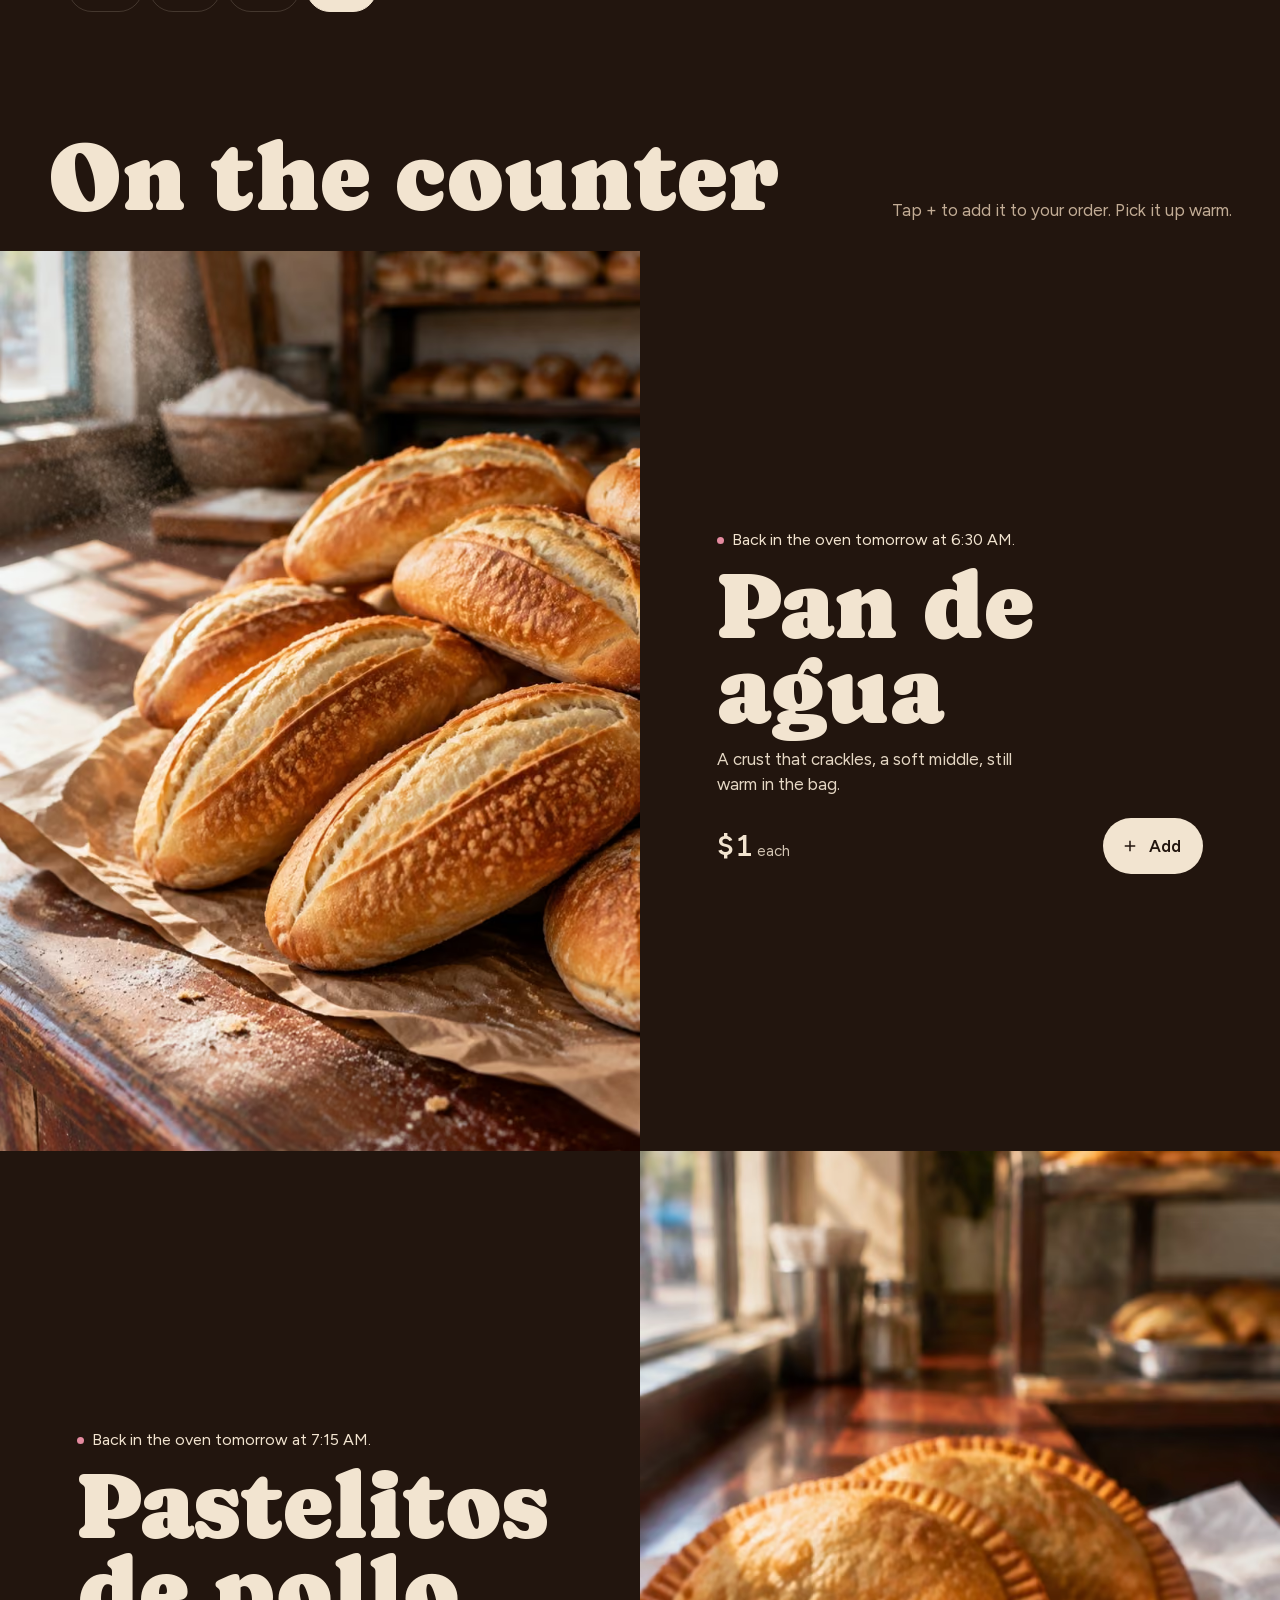
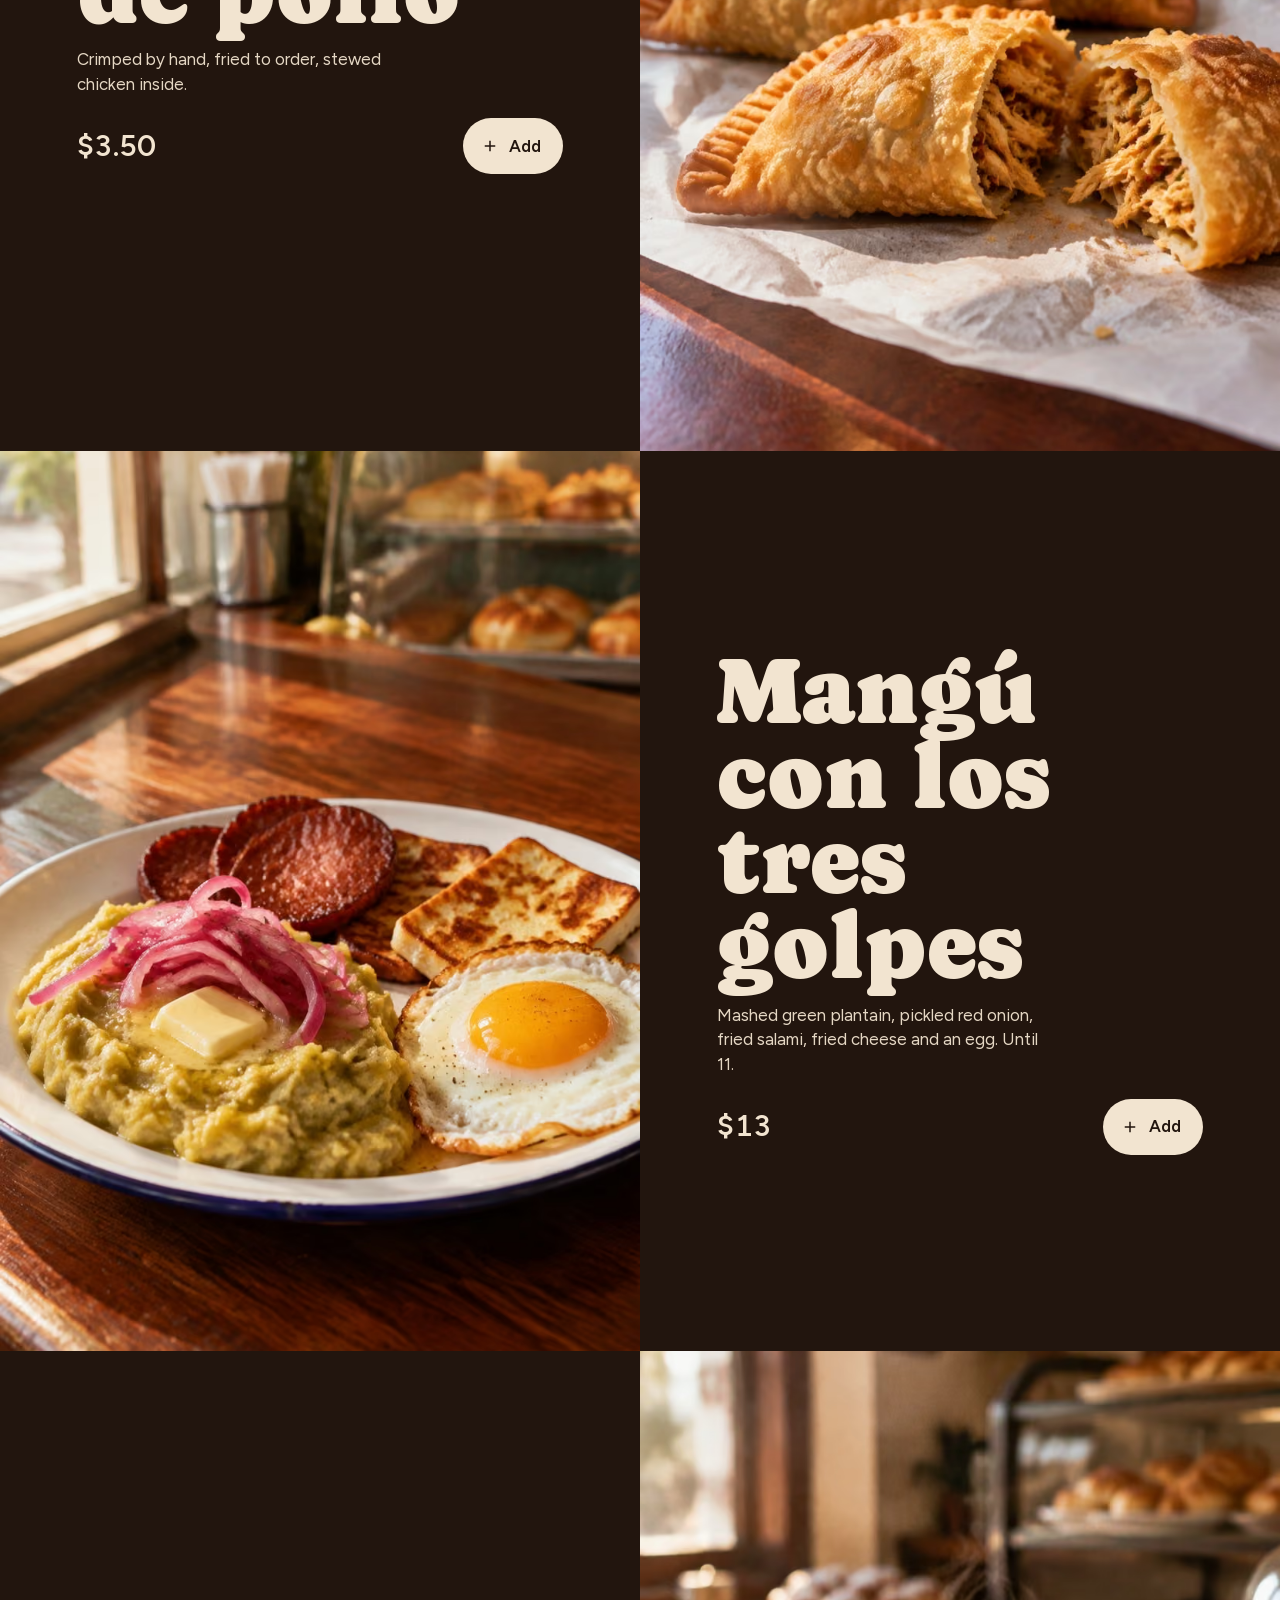
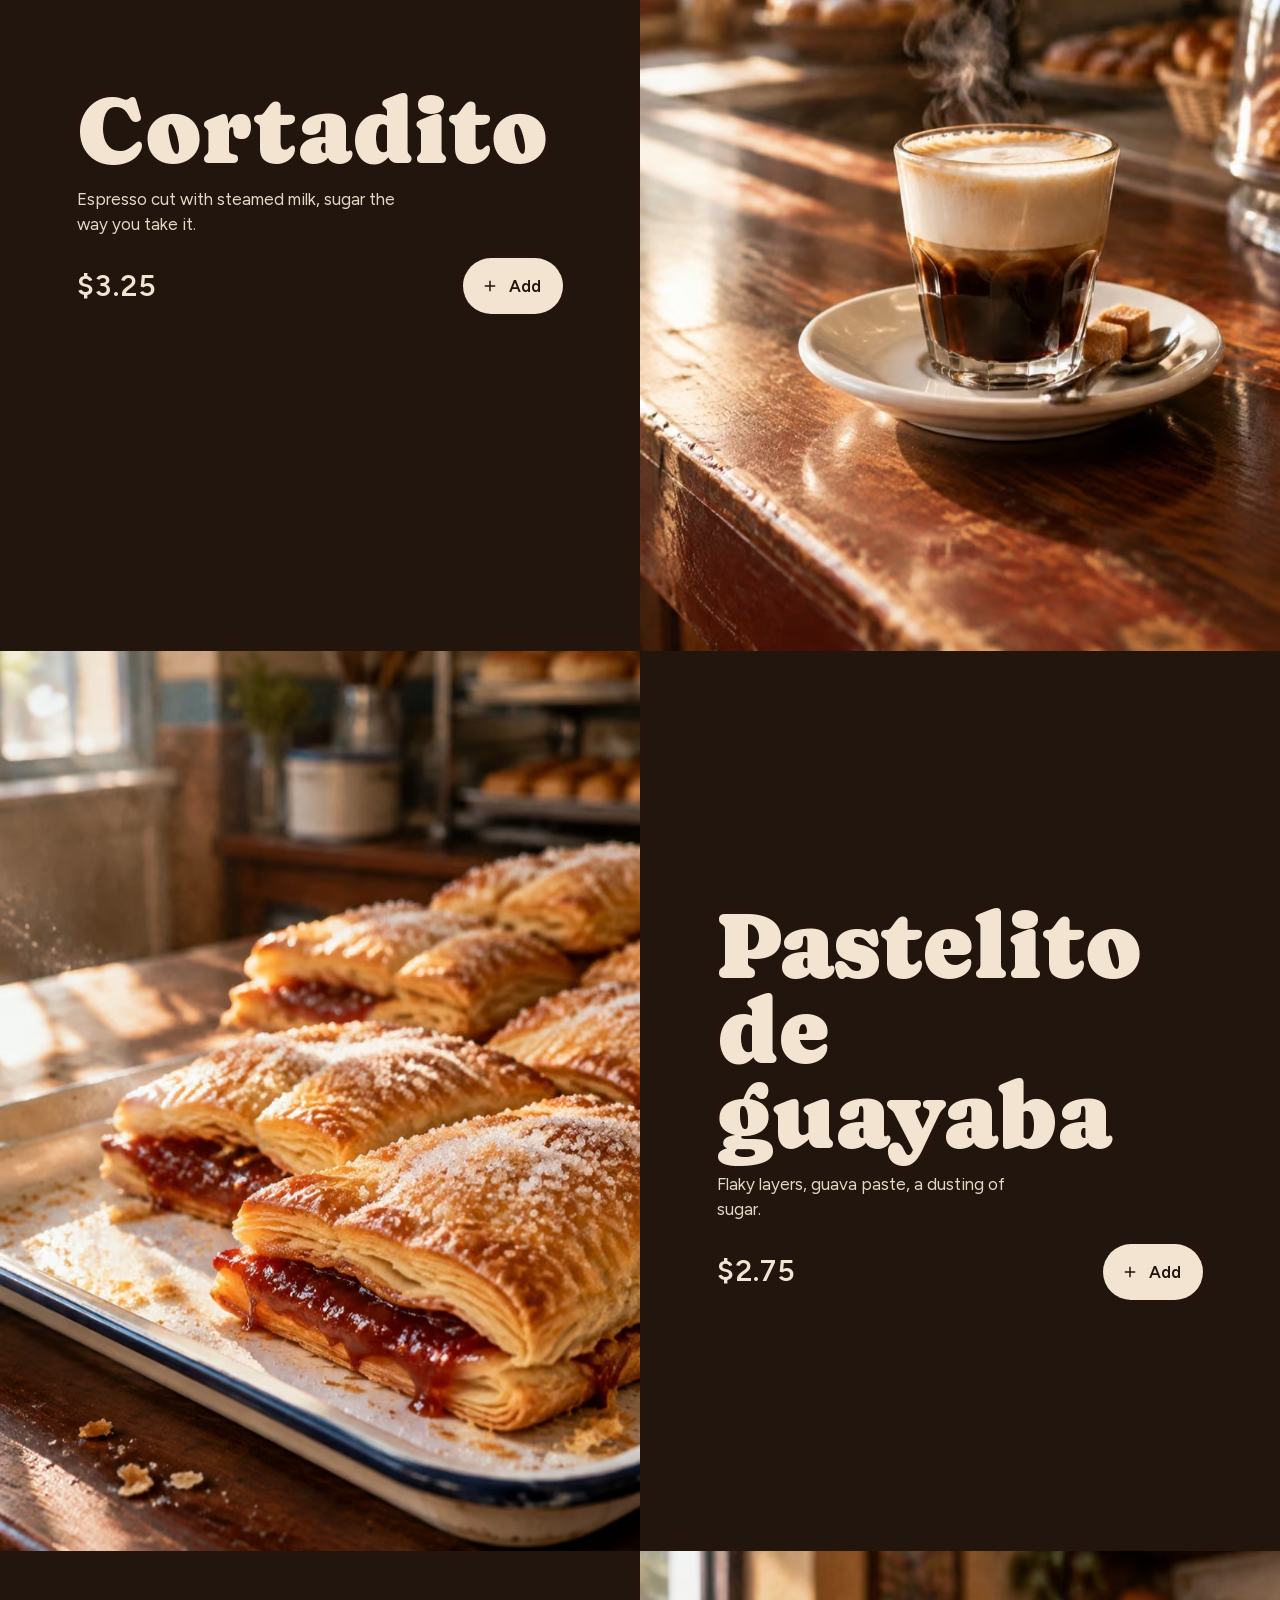
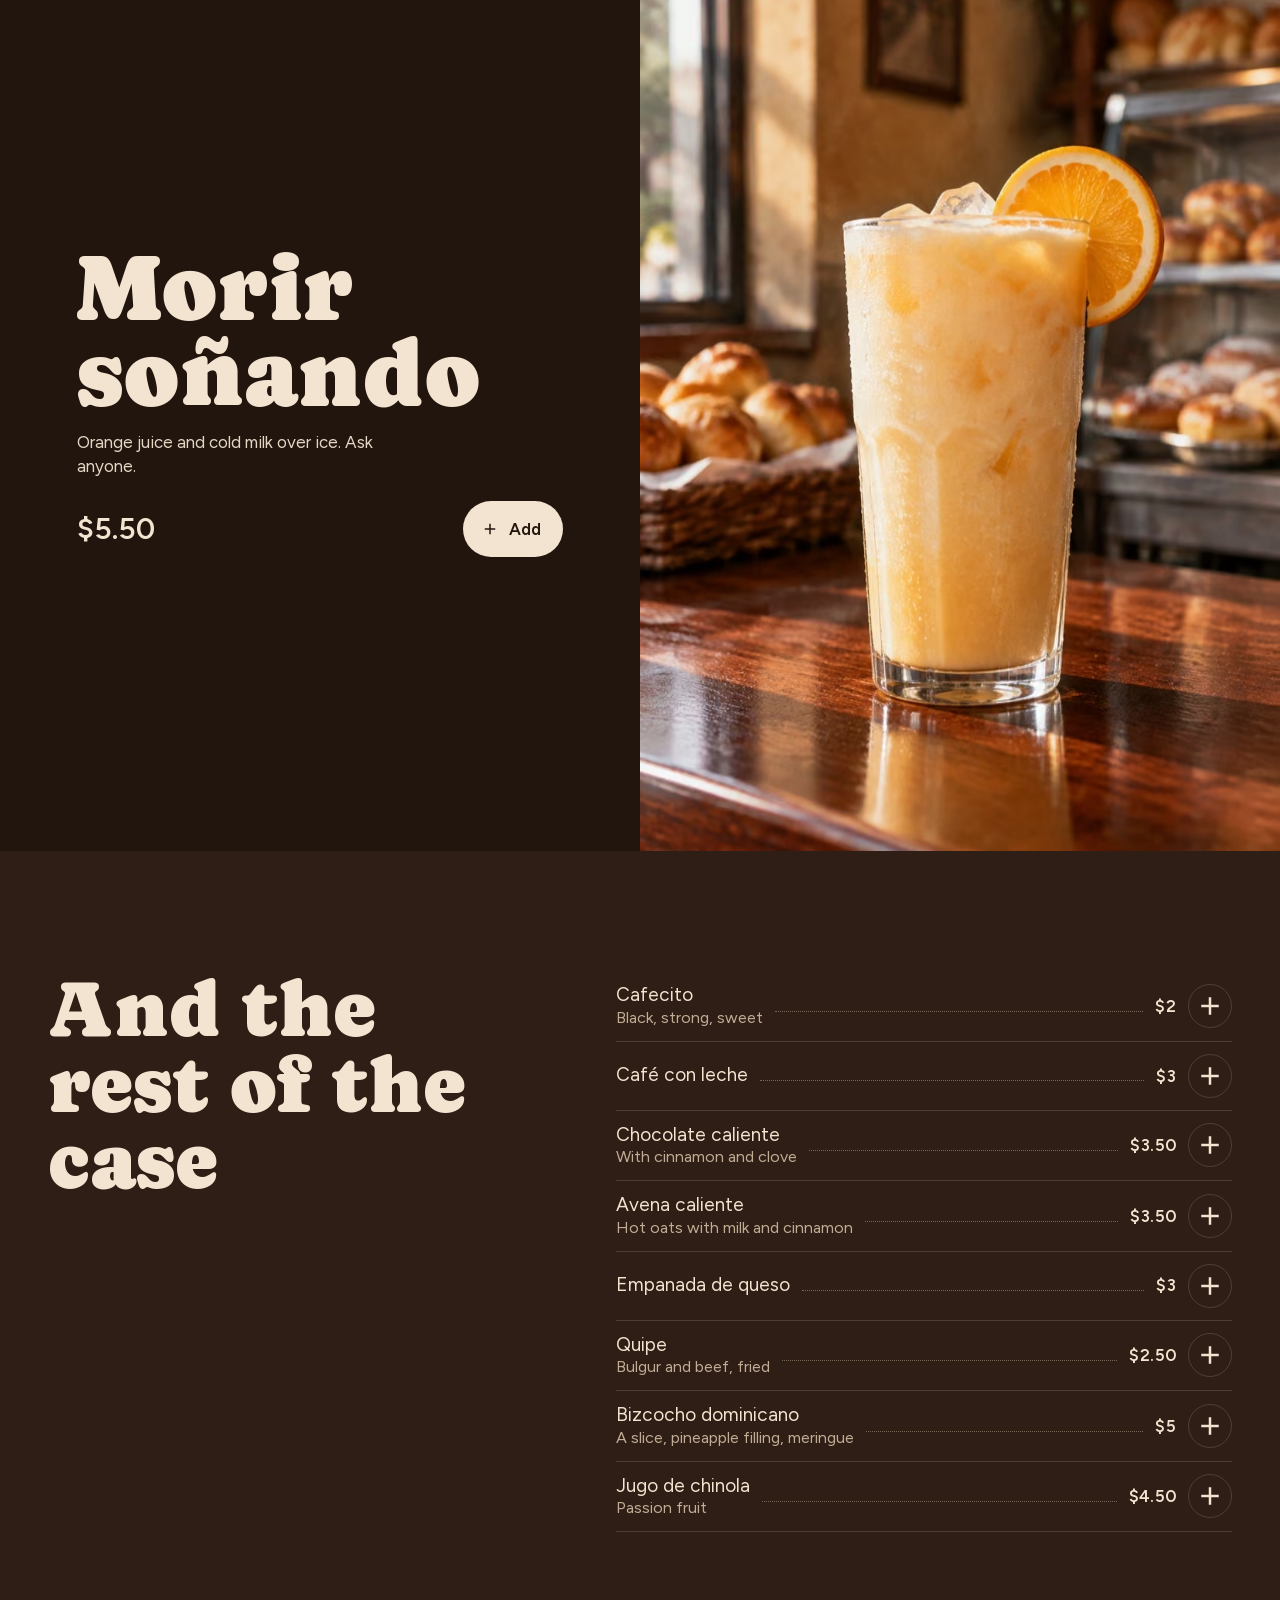
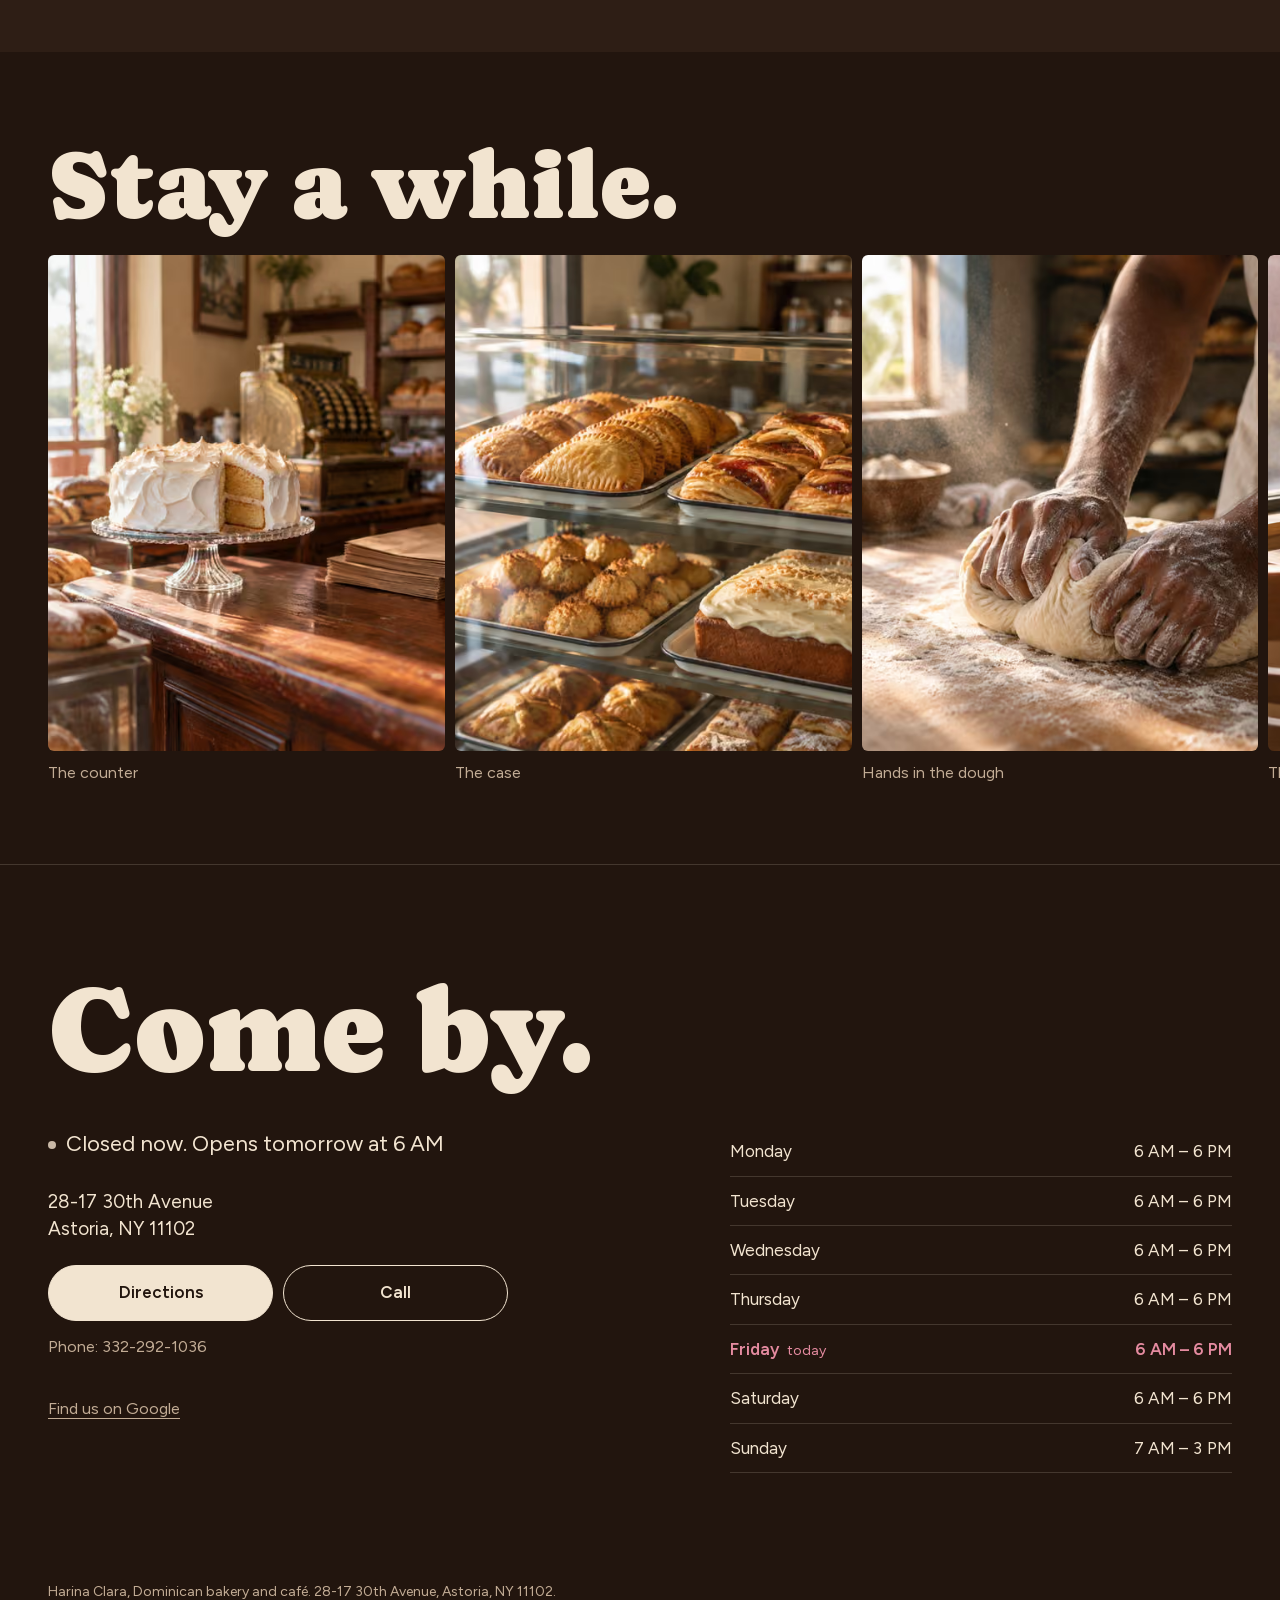
<file: cafe/index.html>
<!doctype html>
<html lang="en" data-light="morning">
<head>
<meta charset="utf-8">
<meta name="viewport" content="width=device-width, initial-scale=1, viewport-fit=cover">
<title>Harina Clara · Panadería y café, Astoria</title>
<meta name="description" content="Dominican bakery and café on 30th Avenue in Astoria. Pan de agua four times a day, pastelitos, mangú in the morning, cortadito. Order ahead for pickup.">
<meta name="theme-color" content="#F4F3EF">
<link rel="icon" href="favicon.png" type="image/png">
<link rel="apple-touch-icon" href="apple-touch-icon.png">
<meta property="og:type" content="website">
<meta property="og:title" content="Harina Clara">
<meta property="og:description" content="Panadería y café dominicano. Pan de agua four times a day. 30th Avenue, Astoria.">
<meta property="og:image" content="https://bhavya-analytics-ai.github.io/store-demos/cafe/og.jpg">
<meta property="og:image:width" content="1200">
<meta property="og:image:height" content="630">
<meta property="og:url" content="https://bhavya-analytics-ai.github.io/store-demos/cafe/">
<meta name="twitter:card" content="summary_large_image">
<link rel="preload" href="../shared/fonts/caprasimo-normal-0.woff2" as="font" type="font/woff2" crossorigin>
<link rel="preload" href="../shared/fonts/figtree-normal-0.woff2" as="font" type="font/woff2" crossorigin>
<script>
/* set the light before first paint, and preload the hero frame that light will show */
(function () {
  var q = new URLSearchParams(location.search).get("t"), d = q ? new Date(q) : new Date();
  if (isNaN(d)) d = new Date();
  var h = d.getHours(), s = h >= 5 && h < 12 ? "morning" : h >= 12 && h < 18 ? "afternoon" : "lamps";
  document.documentElement.dataset.light = s;
  var first = s === "morning" ? "c-steam" : s === "afternoon" ? "c-window" : "c-night";
  [["p", "(max-width: 899px), (orientation: portrait)", "480w,828w,944w", [480, 828, 944]],
   ["l", "(min-width: 900px) and (orientation: landscape)", "960w,1680w", [960, 1680]]].forEach(function (o) {
    var l = document.createElement("link");
    l.rel = "preload"; l.as = "image"; l.type = "image/avif"; l.media = o[1]; l.setAttribute("fetchpriority", "high");
    l.setAttribute("imagesrcset", o[3].map(function (w) { return "img/" + first + "-" + o[0] + "-" + w + ".avif " + w + "w"; }).join(", "));
    l.setAttribute("imagesizes", "100vw");
    document.head.appendChild(l);
  });
})();
</script>
<style>
/* fonts: self-hosted, swapped in */
@font-face { font-family: "Caprasimo"; font-style: normal; font-weight: 400; font-display: swap; src: url(../shared/fonts/caprasimo-normal-0.woff2) format("woff2"); }
@font-face { font-family: "Figtree"; font-style: normal; font-weight: 400 700; font-display: swap; src: url(../shared/fonts/figtree-normal-0.woff2) format("woff2"); }
@font-face { font-family: "Caprasimo fallback"; src: local("Georgia"); size-adjust: 104%; ascent-override: 92%; descent-override: 24%; }

/* Layout: one room, three lights. Full-bleed frames; type set big and close to the edge; nothing boxed. */
:root {
  --ground: #F4F3EF; --ink: #2A1C14; --caoba: #7B3F22; --guayaba: #A8324E; --paper: #E9E3D8;
  --muted: #6B5648; --line: rgba(42, 28, 20, .16); --on-photo: #FBF5EA;
  --display: "Caprasimo", "Caprasimo fallback", Georgia, serif;
  --body: "Figtree", -apple-system, "Segoe UI", Roboto, sans-serif;
  --gutter: max(16px, env(safe-area-inset-left, 0px));
  --gutter-r: max(16px, env(safe-area-inset-right, 0px));
  color-scheme: light;
}
html[data-light="afternoon"] { --ground: #EFDDBA; --paper: #E4CFA6; --muted: #634A36; --line: rgba(42, 28, 20, .2); }
html[data-light="lamps"] { --ground: #22150E; --ink: #F2E4D0; --caoba: #C98A5A; --guayaba: #E58BA0; --paper: #2E1E15; --muted: #C2AC95; --line: rgba(242, 228, 208, .16); color-scheme: dark; }

* { box-sizing: border-box; }
html { -webkit-text-size-adjust: 100%; scroll-behavior: smooth; }
@media (prefers-reduced-motion: reduce) { html { scroll-behavior: auto; } }
body { margin: 0; background: var(--ground); color: var(--ink); font: 400 17px/1.55 var(--body); transition: background-color 2s ease, color 2s ease; overflow-x: hidden; }
img { display: block; max-width: 100%; height: auto; }
button { font: inherit; color: inherit; }
a { color: inherit; }
:focus-visible { outline: 2px solid var(--guayaba); outline-offset: 3px; }
.vh { position: absolute; width: 1px; height: 1px; overflow: hidden; clip: rect(0 0 0 0); white-space: nowrap; }

/* film grain over everything */
.grain { position: fixed; inset: -50%; z-index: 60; pointer-events: none; opacity: .14; mix-blend-mode: overlay;
  background-image: url("data:image/svg+xml;utf8,<svg xmlns='http://www.w3.org/2000/svg' width='180' height='180'><filter id='n'><feTurbulence type='fractalNoise' baseFrequency='.85' numOctaves='2' stitchTiles='stitch'/></filter><rect width='100%' height='100%' filter='url(%23n)'/></svg>");
   }
.settled .grain { animation: grain 1.1s steps(5) infinite; }
@keyframes grain { 0% { transform: translate(0, 0); } 20% { transform: translate(-3%, 2%); } 40% { transform: translate(2%, -3%); } 60% { transform: translate(-2%, -1%); } 80% { transform: translate(3%, 3%); } 100% { transform: translate(0, 0); } }
@media (prefers-reduced-motion: reduce) { .grain, .settled .grain { animation: none; } }

/* header */
.top { position: fixed; top: 0; left: 0; right: 0; z-index: 40; display: flex; align-items: center; justify-content: space-between;
  padding: calc(env(safe-area-inset-top, 0px) + 6px) var(--gutter-r) 6px var(--gutter); color: var(--on-photo); transition: background-color .6s, color .6s, box-shadow .6s; }
.top.solid { background: var(--ground); color: var(--ink); box-shadow: 0 1px 0 var(--line); }
.mark { font-family: var(--display); font-size: 21px; text-decoration: none; opacity: 0; transform: translateY(-4px); transition: opacity .6s, transform .6s; min-height: 44px; display: flex; align-items: center; }
.top.solid .mark { opacity: 1; transform: none; }
.lang { min-width: 48px; min-height: 48px; border-radius: 50%; background: none; border: 1px solid currentColor; font-size: 14px; font-weight: 600; letter-spacing: .06em; cursor: pointer; }

/* hero: the room */
.hero { position: relative; height: 100vh; height: 100dvh; min-height: 560px; overflow: hidden; background: #2a1c14; color: var(--on-photo); }
.frames, .frame, .frame img { position: absolute; inset: 0; width: 100%; height: 100%; }
.frame { display: none; opacity: 0; transition: opacity 2.4s ease; }
.frame img { object-fit: cover; transform: scale(1); }
.frame.live { opacity: 1; }
.frame.first { transition: none; }
.frame.live img { animation: push 9s linear forwards; }
@keyframes push { from { transform: scale(1); } to { transform: scale(1.08); } }
html[data-light="morning"] .frame.m, html[data-light="afternoon"] .frame.a, html[data-light="lamps"] .frame.e { display: block; }
.shade { position: absolute; inset: 0; background: linear-gradient(180deg, rgba(20,12,8,.42) 0%, rgba(20,12,8,0) 22%, rgba(20,12,8,0) 48%, rgba(20,12,8,.72) 100%); }
.hero-type { position: absolute; left: var(--gutter); right: var(--gutter-r); bottom: calc(env(safe-area-inset-bottom, 0px) + 28px); }
.kicker { margin: 0 0 10px; font-size: 16px; letter-spacing: .01em; opacity: .92; }
.name { margin: 0; font: 400 clamp(76px, 24.5vw, 230px)/.86 var(--display); letter-spacing: -.01em; }
.live { margin: 16px 0 0; font-size: 17px; display: flex; align-items: center; gap: 10px; }
.dot { width: 8px; height: 8px; border-radius: 50%; background: #9BD08B; box-shadow: 0 0 0 4px rgba(155, 208, 139, .22); flex: none; }
.live.closed .dot, .visit-live.closed .dot { background: #C9B8A6; box-shadow: none; }

/* the hour */
.hour { min-height: 92svh; display: flex; flex-direction: column; justify-content: center; padding: 96px var(--gutter-r) 80px var(--gutter); }
.clock { margin: 0; font-size: 15px; color: var(--muted); font-variant-numeric: tabular-nums; }
.greet { margin: 10px 0 0; font: 400 clamp(48px, 14.2vw, 176px)/.92 var(--display); color: var(--ink); text-wrap: balance; }
.bake { margin: 26px 0 0; font-size: clamp(21px, 5.6vw, 34px); line-height: 1.3; max-width: 24ch; text-wrap: pretty; }
.bake b { font-weight: 600; color: var(--guayaba); }
.scrub { margin-top: 44px; }
.scrub-label { margin: 0 0 10px; font-size: 15px; color: var(--muted); }
.scrub-row { display: flex; gap: 6px; flex-wrap: wrap; }
.scrub button { min-height: 48px; min-width: 64px; padding: 0 16px; border-radius: 999px; border: 1px solid var(--line); background: none; font-weight: 600; font-variant-numeric: tabular-nums; cursor: pointer; transition: background-color .6s, color .6s, border-color .6s; }
.scrub button[aria-pressed="true"] { background: var(--ink); color: var(--ground); border-color: var(--ink); }

/* menu spreads */
.menu-head { padding: 24px var(--gutter-r) 28px var(--gutter); }
.menu-head h2 { margin: 0; font: 400 clamp(40px, 11vw, 96px)/.95 var(--display); }
.menu-head p { margin: 12px 0 0; color: var(--muted); max-width: 34ch; }
.spread { position: relative; min-height: 100svh; overflow: hidden; color: var(--on-photo); background: #2a1c14; }
.spread picture, .spread img { position: absolute; inset: 0; width: 100%; height: 100%; }
.spread img { object-fit: cover; transform: scale(1.12); transition: transform 1.6s cubic-bezier(.2,.7,.2,1); }
.spread.in img { transform: scale(1); }
.spread::after { content: ""; position: absolute; inset: 0; background: linear-gradient(180deg, rgba(20,12,8,0) 40%, rgba(20,12,8,.78) 100%); pointer-events: none; }
.spread-text { position: absolute; z-index: 1; left: var(--gutter); right: var(--gutter-r); bottom: calc(env(safe-area-inset-bottom, 0px) + 104px); }
.spread-bake { margin: 0 0 10px; font-size: 16px; display: flex; gap: 8px; align-items: center; }
.spread-bake:empty { display: none; }
.spread-bake::before { content: ""; width: 7px; height: 7px; border-radius: 50%; background: #F2B66B; box-shadow: 0 0 10px #F2B66B; }
.spread h3 { margin: 0; font: 400 clamp(54px, 15.5vw, 132px)/.9 var(--display); text-wrap: balance; }
.spread-desc { margin: 14px 0 0; font-size: 17px; line-height: 1.45; max-width: 30ch; opacity: .94; }
.buy { display: flex; align-items: center; justify-content: space-between; gap: 16px; margin-top: 22px; }
.price { font-size: 30px; font-weight: 600; font-variant-numeric: tabular-nums; }
.price small { font-size: 15px; font-weight: 400; opacity: .85; margin-left: 4px; }
.add { position: relative; display: inline-flex; align-items: center; gap: 10px; min-height: 56px; padding: 0 22px 0 18px; border-radius: 999px; border: 0; background: var(--on-photo); color: #2A1C14; font-weight: 600; font-size: 17px; cursor: pointer; transition: transform .4s cubic-bezier(.2,.7,.2,1), background .4s; }
.add svg { width: 18px; height: 18px; }
.add:active { transform: scale(.96); }
.add .n { display: none; min-width: 26px; height: 26px; border-radius: 13px; background: var(--guayaba); color: #fff; font-size: 14px; align-items: center; justify-content: center; padding: 0 6px; }
.add.has .n { display: inline-flex; }

/* the rest of the counter */
.counter { padding: 88px var(--gutter-r) 64px var(--gutter); background: var(--paper); transition: background-color 2s; }
.counter h2 { margin: 0 0 22px; font: 400 clamp(36px, 10vw, 80px)/.95 var(--display); }
.list { list-style: none; margin: 0; padding: 0; }
.list li { display: flex; align-items: center; gap: 12px; padding: 12px 0; border-bottom: 1px solid var(--line); }
.list .nm { flex: none; max-width: 62%; min-width: 0; font-size: 19px; line-height: 1.3; }
.list .lead { flex: 1; min-width: 16px; border-bottom: 1px dotted var(--muted); opacity: .5; transform: translateY(-5px); align-self: flex-end; margin-bottom: 12px; }
.list .nm small { display: block; font-size: 16px; color: var(--muted); }
.list .pr { font-variant-numeric: tabular-nums; font-weight: 600; }
.mini { width: 44px; height: 44px; flex: none; border-radius: 50%; border: 1px solid var(--line); background: none; display: grid; place-items: center; cursor: pointer; position: relative; }
.mini.has { background: var(--guayaba); border-color: var(--guayaba); color: #fff; }
.mini .n { font-size: 15px; font-weight: 600; }

/* the room, swiped */
.room { padding: 88px 0 72px; }
.room h2 { margin: 0 0 24px; padding: 0 var(--gutter-r) 0 var(--gutter); font: 400 clamp(40px, 11vw, 96px)/.95 var(--display); }
.strip { display: flex; gap: 10px; overflow-x: auto; scroll-snap-type: x mandatory; padding: 0 var(--gutter-r) 6px var(--gutter); scroll-padding-left: var(--gutter); scrollbar-width: none; }
.strip::-webkit-scrollbar { display: none; }
.strip figure { flex: none; width: 80vw; max-width: 460px; margin: 0; scroll-snap-align: start; }
.strip img { width: 100%; aspect-ratio: 4 / 5; object-fit: cover; border-radius: 6px; background: var(--paper); }
.strip figcaption { margin-top: 10px; font-size: 16px; color: var(--muted); }

/* visit */
.visit { padding: 72px var(--gutter-r) 40px var(--gutter); border-top: 1px solid var(--line); }
.visit h2 { margin: 0; font: 400 clamp(48px, 14vw, 120px)/.92 var(--display); }
.visit-live { margin: 18px 0 0; font-size: 22px; display: flex; align-items: center; gap: 10px; }
.visit-live .dot { box-shadow: none; }
.addr { margin: 26px 0 0; font-size: 19px; line-height: 1.45; font-style: normal; }
.acts { display: grid; grid-template-columns: 1fr 1fr; gap: 10px; margin-top: 22px; }
.btn { display: flex; align-items: center; justify-content: center; min-height: 56px; padding: 0 16px; border-radius: 999px; border: 1px solid var(--ink); text-decoration: none; font-weight: 600; text-align: center; background: none; cursor: pointer; }
.btn.fill { background: var(--ink); color: var(--ground); }
.phone { margin: 14px 0 0; color: var(--muted); font-size: 16px; }
.hours { margin: 36px 0 0; padding: 0; list-style: none; max-width: 520px; }
.hours li { display: flex; justify-content: space-between; gap: 12px; padding: 11px 0; border-bottom: 1px solid var(--line); font-variant-numeric: tabular-nums; }
.hours li.today { font-weight: 600; color: var(--guayaba); }
.hours li.today span:first-child::after { content: attr(data-today); font-weight: 400; margin-left: 8px; font-size: 14px; }
.google { display: inline-flex; align-items: center; min-height: 48px; margin-top: 26px; color: var(--muted); font-size: 16px; text-underline-offset: 4px; }
footer { padding: 36px var(--gutter-r) calc(env(safe-area-inset-bottom, 0px) + 120px) var(--gutter); color: var(--muted); font-size: 14px; }
footer p { margin: 0; }

/* order bar */
.bar { position: fixed; z-index: 45; left: 0; right: 0; bottom: 0; padding: 10px var(--gutter-r) calc(env(safe-area-inset-bottom, 0px) + 10px) var(--gutter);
  transform: translateY(110%); transition: transform .7s cubic-bezier(.16,.84,.24,1); pointer-events: none; }
.bar.up { transform: none; pointer-events: auto; }
.bar button { width: 100%; min-height: 58px; display: flex; align-items: center; justify-content: space-between; gap: 12px; padding: 0 22px; border: 0; border-radius: 999px;
  background: var(--ink); color: var(--ground); font-weight: 600; font-size: 17px; cursor: pointer; box-shadow: 0 10px 30px rgba(20, 12, 8, .28); }
.bar .sum { font-weight: 400; font-variant-numeric: tabular-nums; opacity: .9; }

/* quiet reveal */
.rv { opacity: 0; transform: translateY(18px); transition: opacity 1.1s ease, transform 1.2s cubic-bezier(.2,.7,.2,1); }
.rv.in { opacity: 1; transform: none; }
@media (prefers-reduced-motion: reduce) {
  .rv { opacity: 1; transform: none; transition: none; }
  .frame.live img { animation: none; }
  .spread img { transform: none; transition: none; }
}

/* engine tokens */
.eng { --e-bg: var(--ground); --e-fg: var(--ink); --e-muted: var(--muted); --e-line: var(--line); --e-line-strong: rgba(42,28,20,.35); --e-accent: var(--guayaba); --e-on-accent: #fff;
  --e-raise: var(--paper); --e-display: var(--display); --e-body: var(--body); --e-radius: 14px; --e-thumb-radius: 8px; --e-scrim: rgba(30, 18, 12, .55); }
html[data-light="lamps"] .eng { --e-line-strong: rgba(242,228,208,.35); --e-on-accent: #22150E; }

/* ---------- desktop: the same room, as a spread ---------- */
@media (min-width: 900px) {
  :root { --gutter: max(48px, env(safe-area-inset-left, 0px)); --gutter-r: max(48px, env(safe-area-inset-right, 0px)); }
  .hero-type { bottom: 56px; }
  .name { font-size: clamp(120px, 15vw, 250px); }
  .hour { min-height: 88vh; display: grid; grid-template-columns: 1.1fr .9fr; align-items: end; gap: 48px; }
  .hour .clock { grid-column: 1 / -1; align-self: start; }
  .bake { max-width: 22ch; }
  .menu-head { display: flex; align-items: end; justify-content: space-between; gap: 40px; padding-top: 40px; }
  .spread { display: grid; grid-template-columns: 1fr 1fr; min-height: 100vh; background: var(--ground); color: var(--ink); }
  .spread::after { display: none; }
  .spread picture { position: relative; inset: auto; height: 100vh; position: sticky; top: 0; overflow: hidden; }
  .spread picture img { position: absolute; inset: 0; height: 100%; }
  .spread:nth-of-type(even) picture { order: 2; }
  .spread-text { position: relative; left: auto; right: auto; bottom: auto; align-self: center; padding: 80px clamp(40px, 6vw, 110px); }
  .spread h3 { font-size: clamp(72px, 7.4vw, 140px); }
  .spread-bake::before { background: var(--guayaba); box-shadow: none; }
  .add { background: var(--ink); color: var(--ground); }
  .counter { display: grid; grid-template-columns: .9fr 1.1fr; gap: 64px; padding-top: 120px; padding-bottom: 120px; }
  .list { columns: 1; }
  .strip figure { width: 31vw; max-width: none; }
  .visit { display: grid; grid-template-columns: 1.2fr 1fr; gap: 24px 80px; padding-top: 110px; }
  .visit h2 { grid-column: 1 / -1; }
  .hours { margin-top: 18px; grid-column: 2; grid-row: 2 / span 4; }
  .acts { max-width: 460px; }
  .bar { left: auto; width: 420px; }
}
</style>
<link rel="stylesheet" href="../shared/engine.css" media="print" onload="this.media='all'">
</head>
<body>
<div class="grain" aria-hidden="true"></div>

<header class="top" id="top">
  <a class="mark" href="#room">Harina Clara</a>
  <button class="lang" type="button" data-lang-btn>ES</button>
</header>

<main>
  <section class="hero" id="room" aria-label="Harina Clara">
    <div class="frames" aria-hidden="true">
      <picture class="frame m" data-key="steam">
        <source type="image/avif" media="(min-width: 900px) and (orientation: landscape)" srcset="img/c-steam-l-960.avif 960w, img/c-steam-l-1680.avif 1680w" sizes="100vw">
        <source type="image/avif" srcset="img/c-steam-p-480.avif 480w, img/c-steam-p-828.avif 828w, img/c-steam-p-944.avif 944w" sizes="100vw">
        <img src="img/c-steam-p-828.webp" width="944" height="1680" alt="" loading="lazy" decoding="async">
      </picture>
      <picture class="frame m a" data-key="flour">
        <source type="image/avif" media="(min-width: 900px) and (orientation: landscape)" srcset="img/c-flour-l-960.avif 960w, img/c-flour-l-1680.avif 1680w" sizes="100vw">
        <source type="image/avif" srcset="img/c-flour-p-480.avif 480w, img/c-flour-p-828.avif 828w, img/c-flour-p-944.avif 944w" sizes="100vw">
        <img src="img/c-flour-p-828.webp" width="944" height="1680" alt="" loading="lazy" decoding="async">
      </picture>
      <picture class="frame m a" data-key="window">
        <source type="image/avif" media="(min-width: 900px) and (orientation: landscape)" srcset="img/c-window-l-960.avif 960w, img/c-window-l-1680.avif 1680w" sizes="100vw">
        <source type="image/avif" srcset="img/c-window-p-480.avif 480w, img/c-window-p-828.avif 828w, img/c-window-p-944.avif 944w" sizes="100vw">
        <img src="img/c-window-p-828.webp" width="944" height="1680" alt="" loading="lazy" decoding="async">
      </picture>
      <picture class="frame a" data-key="steam-a">
        <source type="image/avif" media="(min-width: 900px) and (orientation: landscape)" srcset="img/c-steam-l-960.avif 960w, img/c-steam-l-1680.avif 1680w" sizes="100vw">
        <source type="image/avif" srcset="img/c-steam-p-480.avif 480w, img/c-steam-p-828.avif 828w, img/c-steam-p-944.avif 944w" sizes="100vw">
        <img src="img/c-steam-p-828.webp" width="944" height="1680" alt="" loading="lazy" decoding="async">
      </picture>
      <picture class="frame e" data-key="night">
        <source type="image/avif" media="(min-width: 900px) and (orientation: landscape)" srcset="img/c-night-l-960.avif 960w, img/c-night-l-1680.avif 1680w" sizes="100vw">
        <source type="image/avif" srcset="img/c-night-p-480.avif 480w, img/c-night-p-828.avif 828w, img/c-night-p-944.avif 944w" sizes="100vw">
        <img src="img/c-night-p-828.webp" width="944" height="1680" alt="" loading="lazy" decoding="async">
      </picture>
    </div>
    <script>
      /* show this light's first frame before any other script runs, so the photograph paints first */
      (function () {
        var k = { morning: "steam", afternoon: "window", lamps: "night" }[document.documentElement.dataset.light];
        var f = document.querySelector('.frame[data-key="' + k + '"]'); if (!f) return;
        f.classList.add("live", "first");
        var i = f.querySelector("img"); i.loading = "eager"; i.setAttribute("fetchpriority", "high");
      })();
    </script>
    <div class="shade"></div>
    <div class="hero-type">
      <p class="kicker" data-i18n="kicker">Panadería y café dominicano, Astoria</p>
      <h1 class="name">Harina<br>Clara</h1>
      <p class="live" id="heroLive"><span class="dot" aria-hidden="true"></span><span></span></p>
    </div>
  </section>

  <section class="hour" aria-live="off">
    <p class="clock" id="clock"></p>
    <h2 class="greet rv" id="greet"></h2>
    <p class="bake rv" id="bake"></p>
    <div class="scrub rv" role="group" aria-labelledby="scrubLabel">
      <p class="scrub-label" id="scrubLabel" data-i18n="scrubLabel">See the room at</p>
      <div class="scrub-row">
        <button type="button" data-scrub="8:10" aria-pressed="false">8 AM</button>
        <button type="button" data-scrub="15:30" aria-pressed="false">3 PM</button>
        <button type="button" data-scrub="20:00" aria-pressed="false">8 PM</button>
        <button type="button" data-scrub="now" aria-pressed="true" data-i18n="now">Now</button>
      </div>
    </div>
  </section>

  <section class="menu" id="menu" aria-labelledby="menuTitle">
    <div class="menu-head">
      <h2 id="menuTitle" class="rv" data-i18n="menuTitle">On the counter</h2>
      <p class="rv" data-i18n="menuSub">Tap + to add it to your order. Pick it up warm.</p>
    </div>
    <div id="spreads"></div>
  </section>

  <section class="counter" aria-labelledby="counterTitle">
    <h2 id="counterTitle" class="rv" data-i18n="counterTitle">And the rest of the case</h2>
    <ul class="list" id="list"></ul>
  </section>

  <section class="room" aria-labelledby="roomTitle">
    <h2 id="roomTitle" class="rv" data-i18n="roomTitle">Stay a while.</h2>
    <div class="strip" tabindex="0" aria-label="Photos of the bakery" data-i18n-aria="stripAria">
      <figure><picture><source type="image/avif" srcset="img/c-counter-480.avif 480w, img/c-counter-828.avif 828w, img/c-counter-1136.avif 1136w" sizes="(min-width: 900px) 31vw, 80vw"><img src="img/c-counter-828.webp" width="1136" height="1408" alt="The mahogany counter with a frosted bizcocho and the brass register" data-i18n-alt="altCounter" loading="lazy" decoding="async"></picture><figcaption data-i18n="capCounter">The counter</figcaption></figure>
      <figure><picture><source type="image/avif" srcset="img/c-case-480.avif 480w, img/c-case-828.avif 828w, img/c-case-1136.avif 1136w" sizes="(min-width: 900px) 31vw, 80vw"><img src="img/c-case-828.webp" width="1136" height="1408" alt="The glass case full of pastelitos and guava pastries" data-i18n-alt="altCase" loading="lazy" decoding="async"></picture><figcaption data-i18n="capCase">The case</figcaption></figure>
      <figure><picture><source type="image/avif" srcset="img/c-hands-480.avif 480w, img/c-hands-828.avif 828w, img/c-hands-1136.avif 1136w" sizes="(min-width: 900px) 31vw, 80vw"><img src="img/c-hands-828.webp" width="1136" height="1408" alt="Hands kneading dough on a floured table" data-i18n-alt="altHands" loading="lazy" decoding="async"></picture><figcaption data-i18n="capHands">Hands in the dough</figcaption></figure>
      <figure><picture><source type="image/avif" srcset="img/c-corner-480.avif 480w, img/c-corner-828.avif 828w, img/c-corner-1136.avif 1136w" sizes="(min-width: 900px) 31vw, 80vw"><img src="img/c-corner-828.webp" width="1136" height="1408" alt="The corner table by the window with a cafecito and a pastelito" data-i18n-alt="altCorner" loading="lazy" decoding="async"></picture><figcaption data-i18n="capCorner">The corner table</figcaption></figure>
    </div>
  </section>

  <section class="visit" id="visit" aria-labelledby="visitTitle">
    <h2 id="visitTitle" class="rv" data-i18n="visitTitle">Come by.</h2>
    <div>
      <p class="visit-live" id="visitLive"><span class="dot" aria-hidden="true"></span><span></span></p>
      <address class="addr">28-17 30th Avenue<br>Astoria, NY 11102</address>
      <div class="acts">
        <a class="btn fill" id="mapBtn" href="#" target="_blank" rel="noopener" data-i18n="directions">Directions</a>
        <a class="btn" id="callBtn" href="#" data-i18n="call">Call</a>
      </div>
      <p class="phone" id="phoneText"></p>
      <a class="google" id="googleLink" href="#" target="_blank" rel="noopener" data-i18n="google">Find us on Google</a>
    </div>
    <ul class="hours" id="hours" aria-label="Hours" data-i18n-aria="hoursAria"></ul>
  </section>
</main>

<footer>
  <p data-i18n="foot">Harina Clara, Dominican bakery and café. 28-17 30th Avenue, Astoria, NY 11102.</p>
</footer>

<div class="bar" id="bar"><button type="button" id="barBtn"><span id="barLabel"></span><span class="sum" id="barSum"></span></button></div>

<script src="../config/stripe.js" defer></script>
<script src="../shared/kit.js" defer></script>
<script src="../shared/engine.js" defer></script>
<script src="site.js" defer></script>
</body>
</html>
</file>
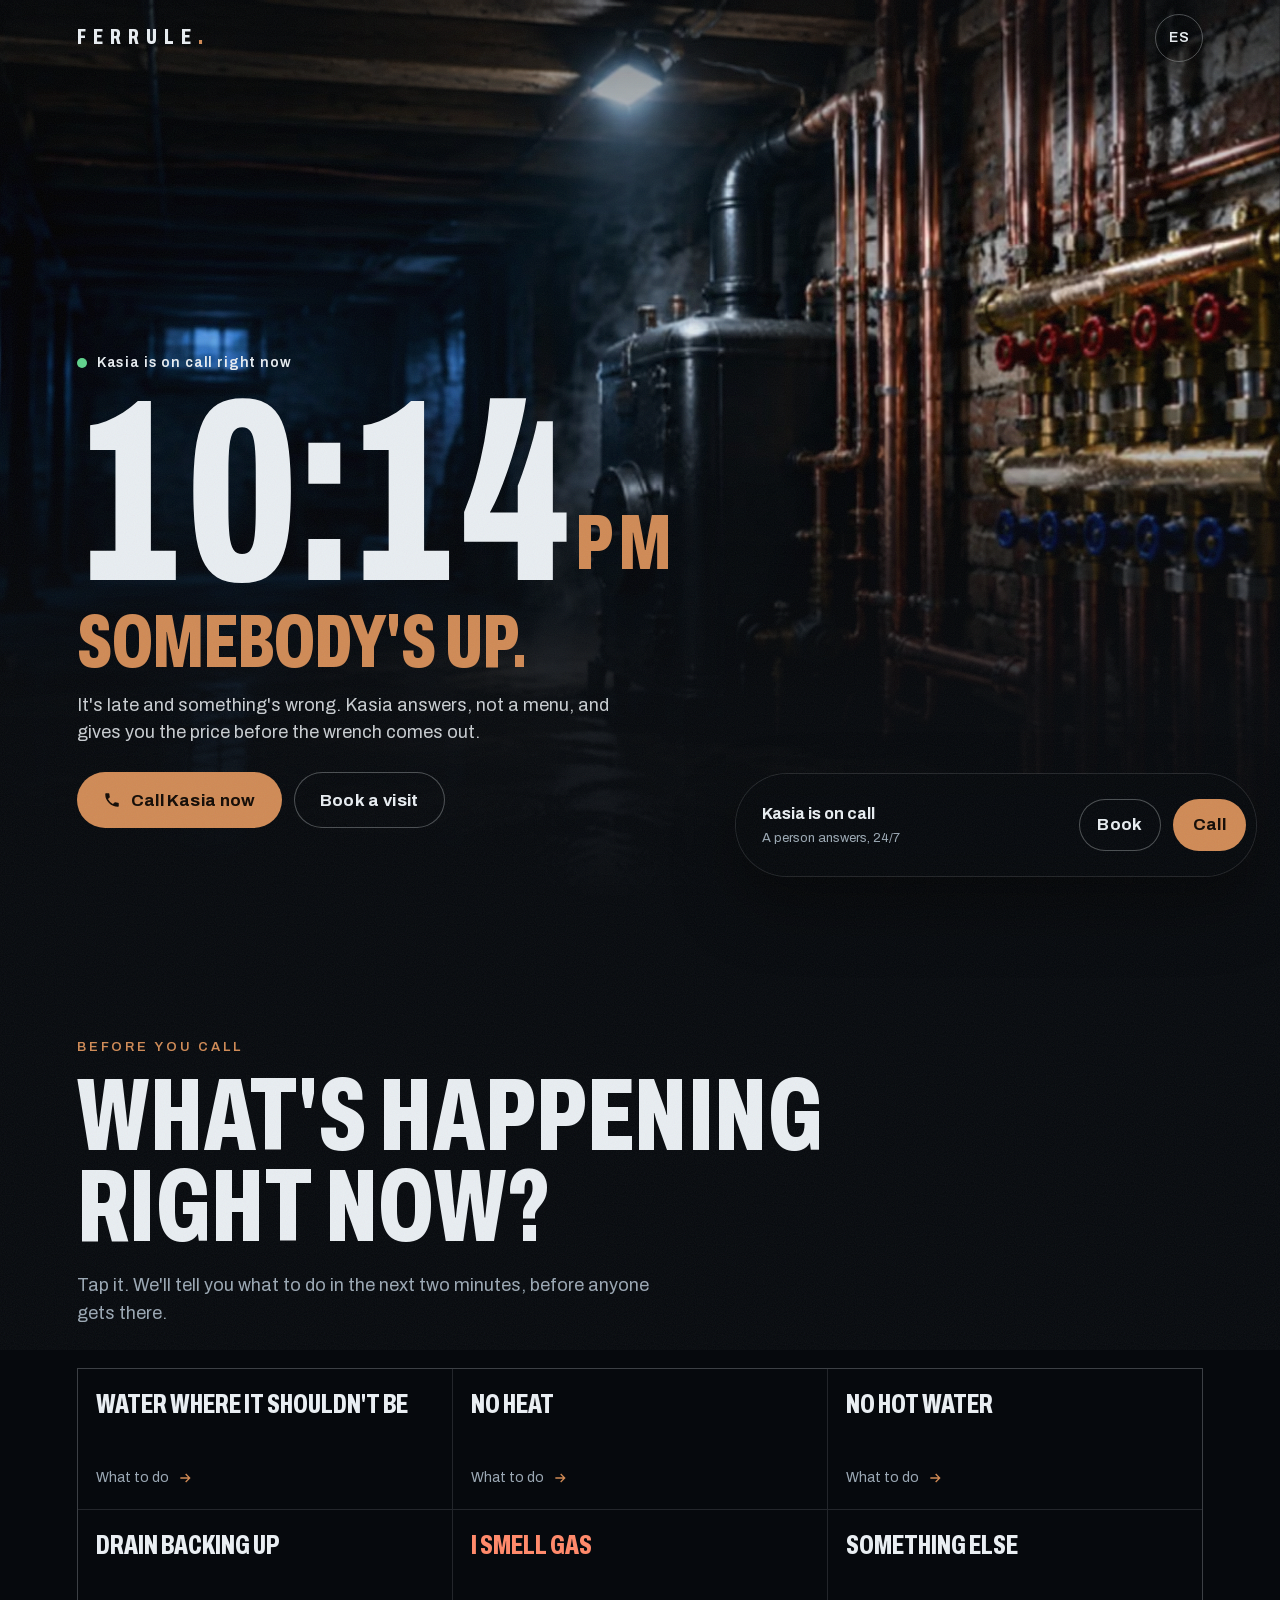
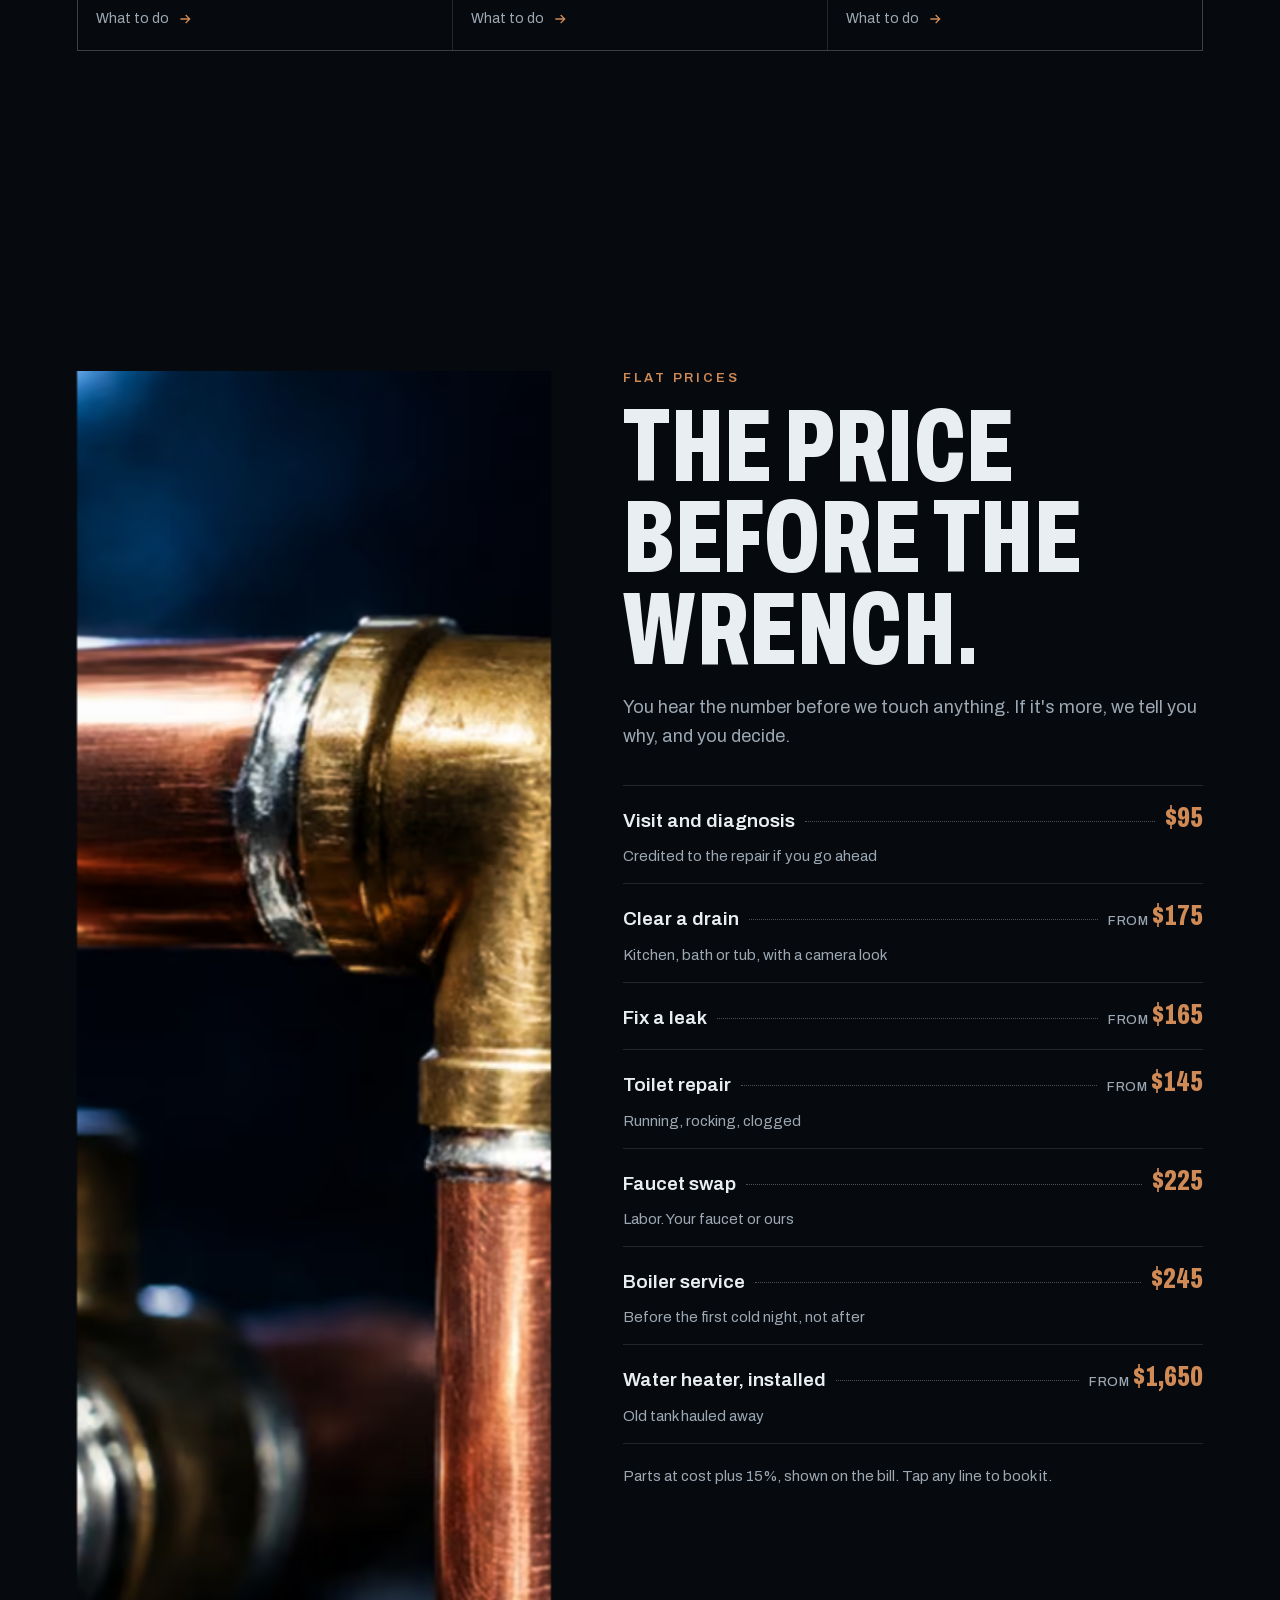
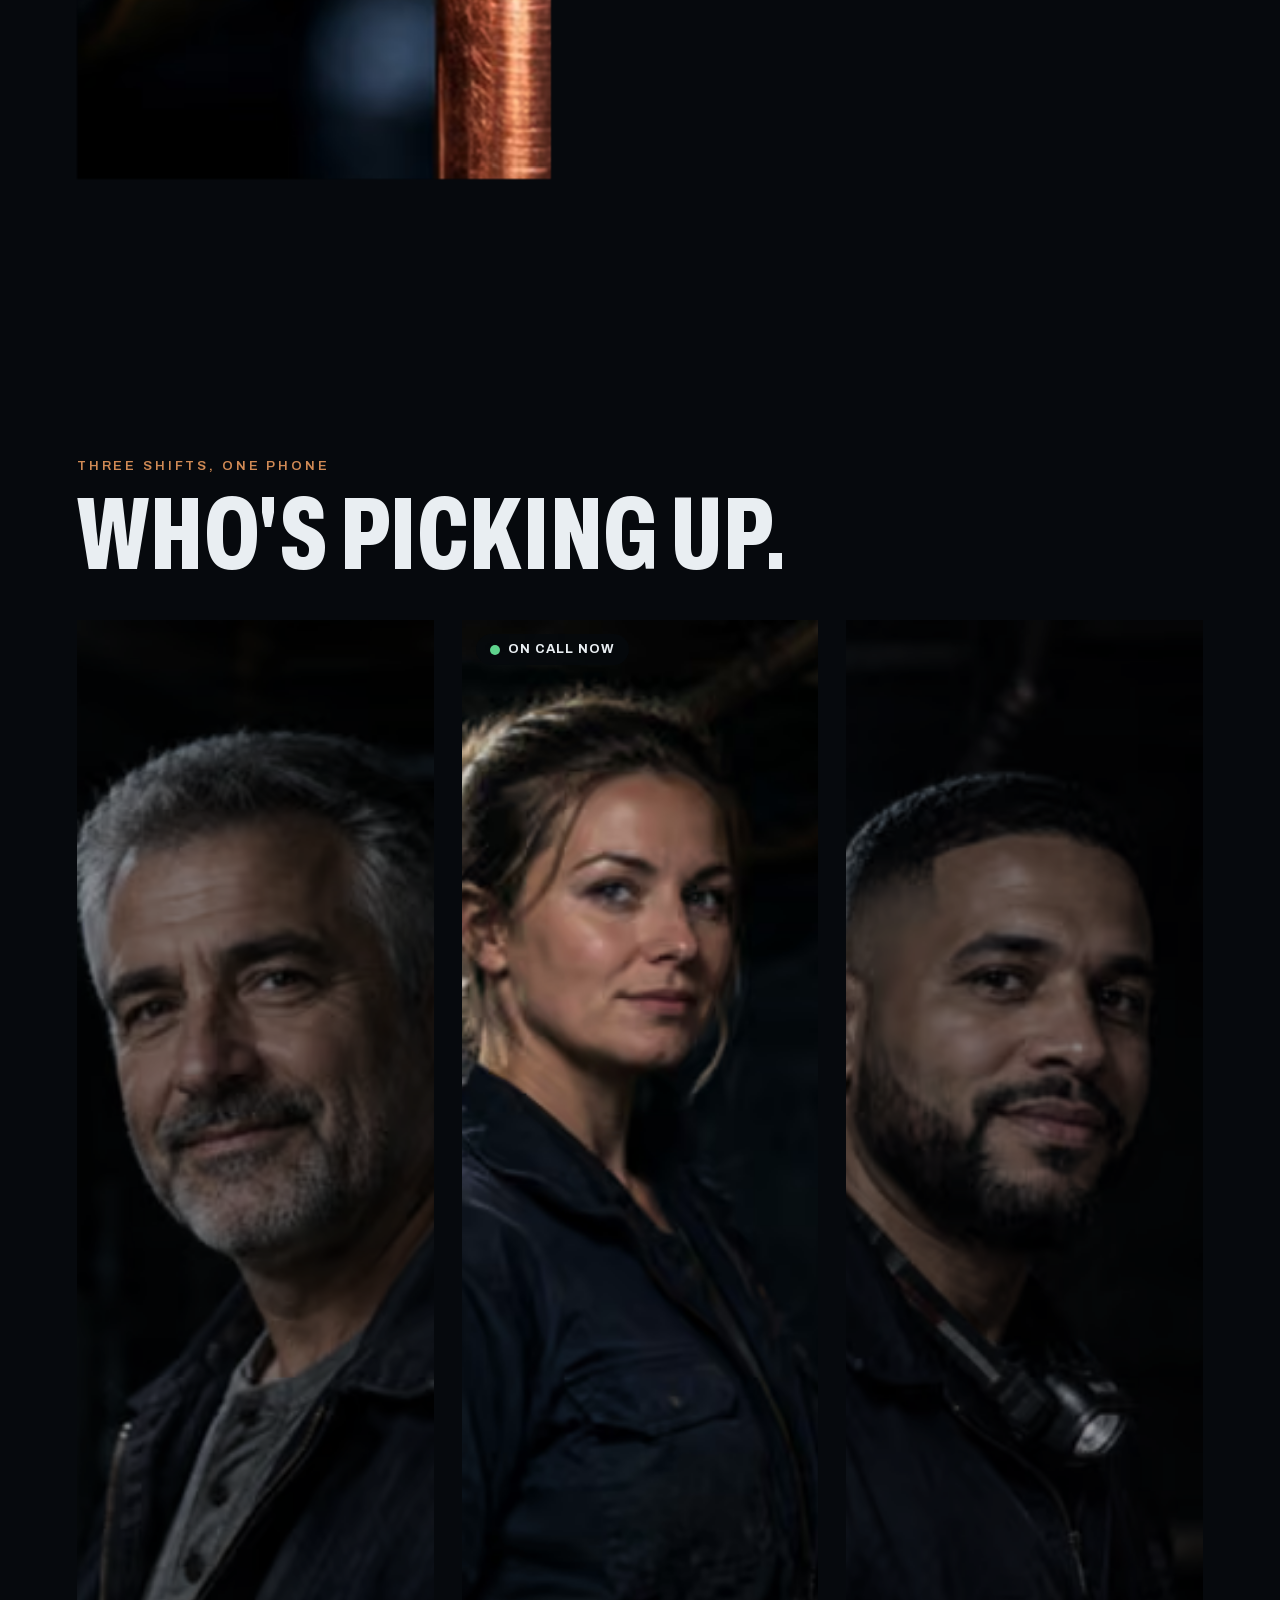
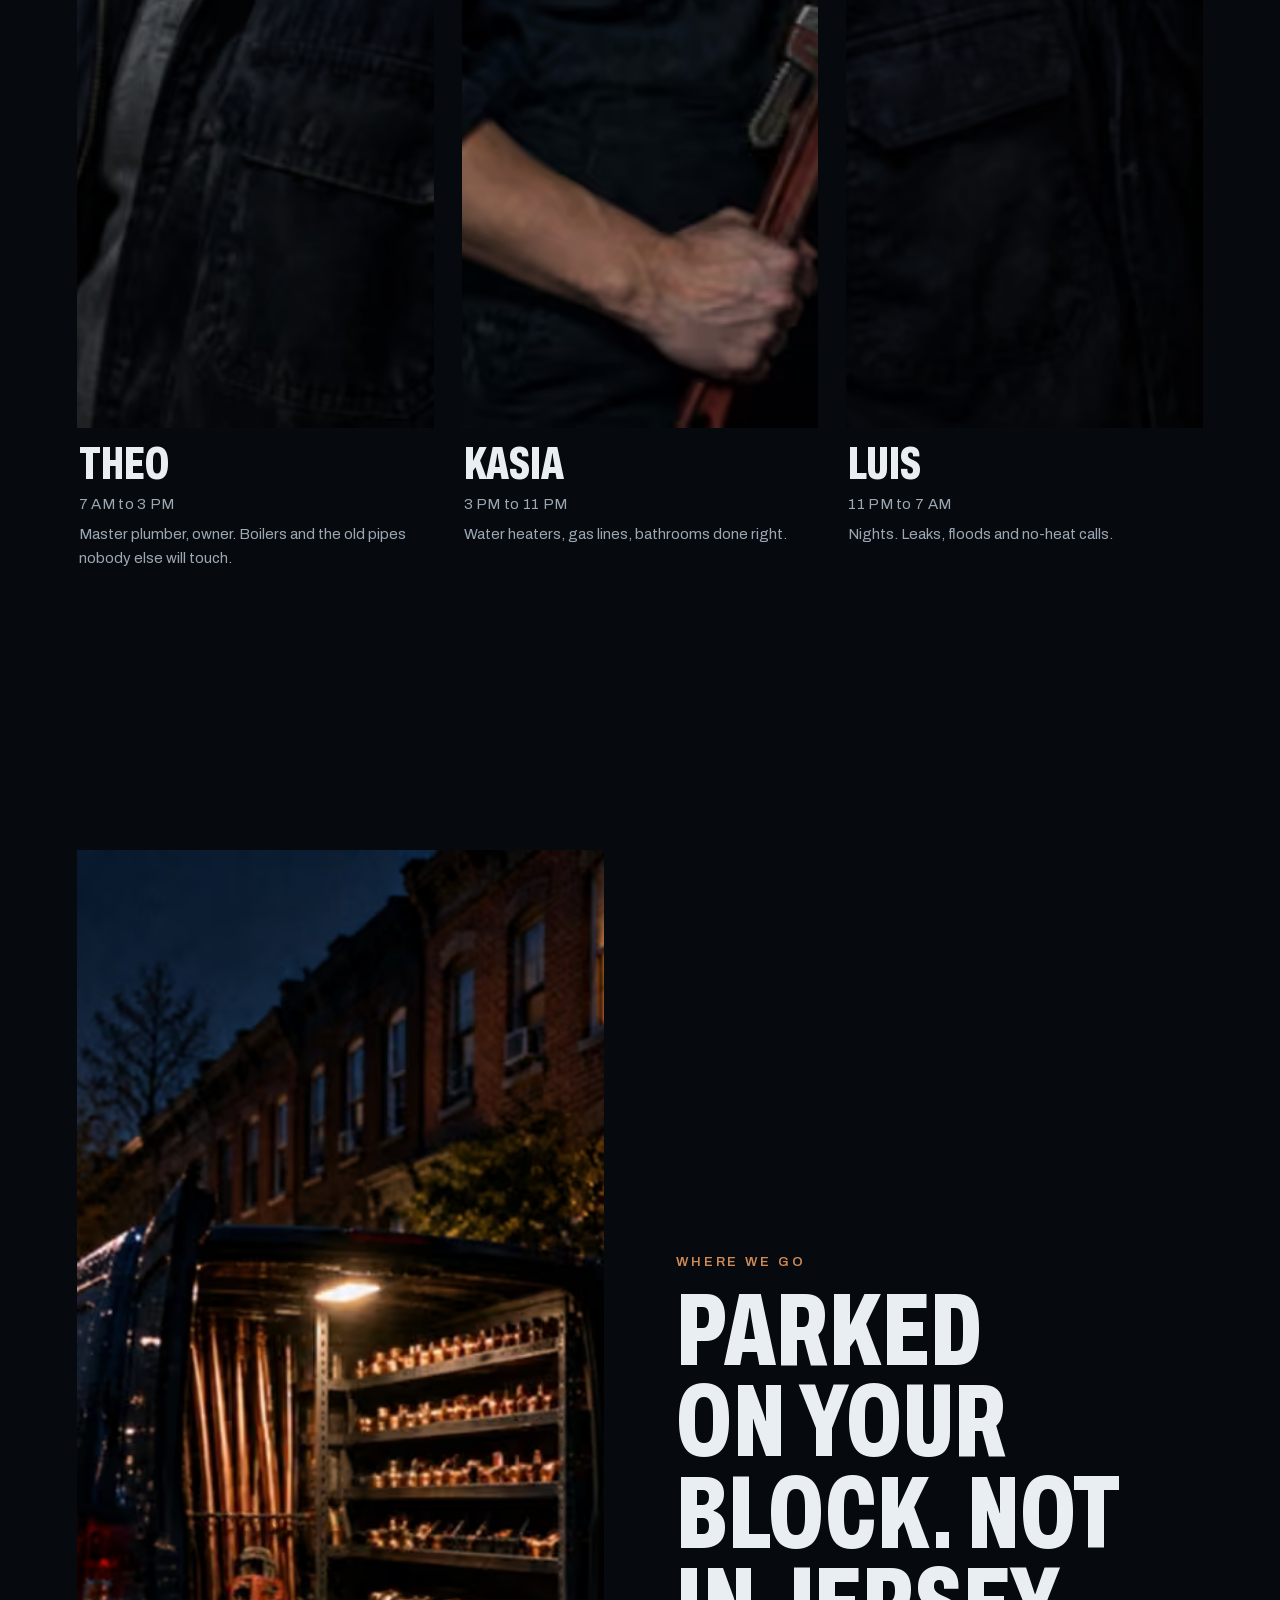
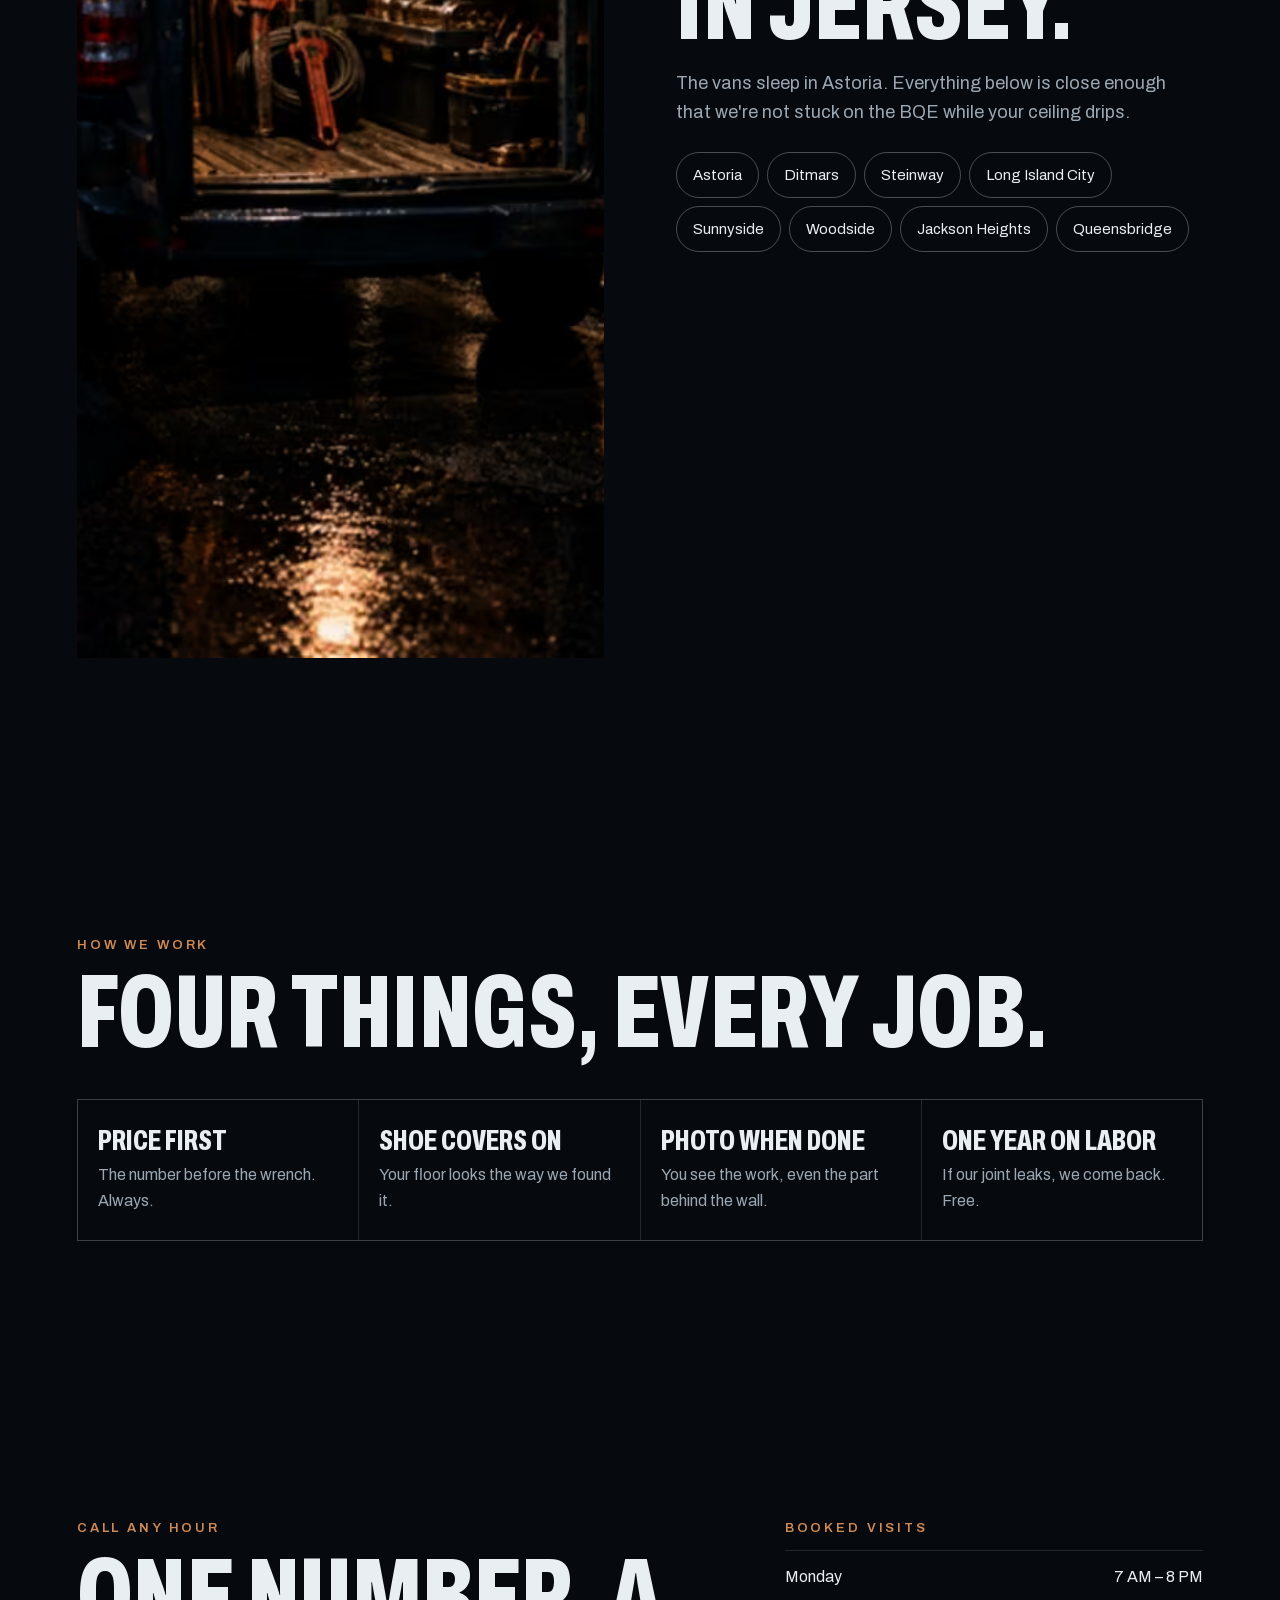
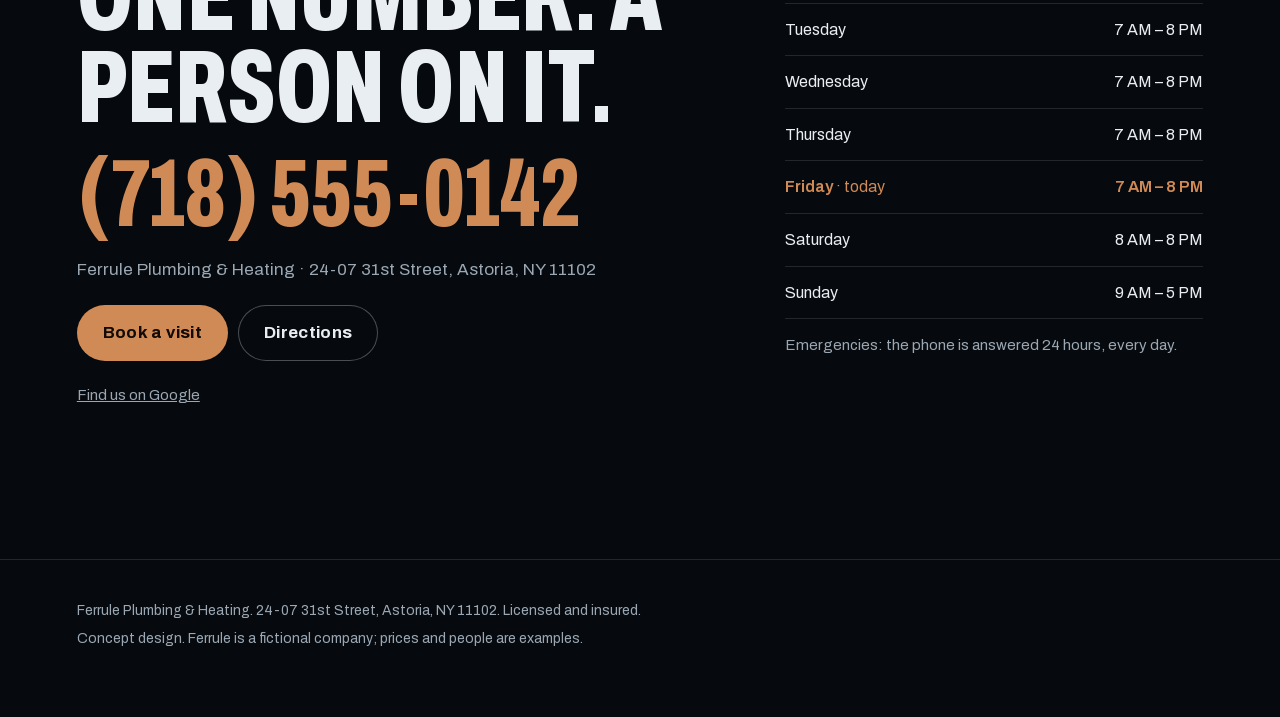
<file: plumber/index.html>
<!doctype html>
<html lang="en">
<head>
<meta charset="utf-8">
<meta name="viewport" content="width=device-width, initial-scale=1, viewport-fit=cover">
<title>Ferrule — Plumbing & Heating, Astoria</title>
<meta name="description" content="Ferrule, plumbing and heating in Astoria, Queens. A person answers at any hour. The price before the wrench. Book a visit online.">
<meta name="theme-color" content="#06090d">
<link rel="icon" href="favicon.png" type="image/png">
<link rel="apple-touch-icon" href="apple-touch-icon.png">
<meta property="og:type" content="website">
<meta property="og:title" content="Ferrule — Plumbing & Heating">
<meta property="og:description" content="Somebody's up. Plumbing and heating in Astoria, Queens.">
<meta property="og:image" content="og.jpg">
<meta name="twitter:card" content="summary_large_image">
<link rel="preload" as="image" type="image/avif" href="img/f-hero-p-828.avif" media="(max-width: 899px), (orientation: portrait)" fetchpriority="high">
<link rel="preload" as="image" type="image/avif" href="img/f-hero-l-1680.avif" media="(min-width: 900px) and (orientation: landscape)" fetchpriority="high">
<style>
@font-face { font-family: "Archivo"; font-style: normal; font-weight: 400 900; font-stretch: 62% 100%; font-display: swap; src: url(../shared/fonts/archivo-normal-0.woff2) format("woff2"); }
@font-face { font-family: "Archivo fallback"; src: local("Arial Narrow"), local("Helvetica Neue"), local("Arial"); size-adjust: 98%; }

/* Ferrule: 2 AM in a Queens basement. Copper under one work light; everything else is night. */
:root {
  --night: #06090d; --deep: #0b1118; --raise: #111922; --copper: #d08a55; --copper-hi: #e7a676;
  --frost: #e9eef2; --steel: #9ba8b4; --line: rgba(233, 238, 242, .13); --line-strong: rgba(233, 238, 242, .3);
  --sans: "Archivo", "Archivo fallback", system-ui, sans-serif;
  --pad: max(20px, env(safe-area-inset-left, 0px));
}
* { box-sizing: border-box; }
html { -webkit-text-size-adjust: 100%; background: var(--night); scroll-behavior: smooth; }
body { margin: 0; background: var(--night); color: var(--frost); font: 400 17px/1.6 var(--sans); font-stretch: 100%; -webkit-font-smoothing: antialiased; overflow-x: hidden; }
img { display: block; max-width: 100%; }
a { color: inherit; }
button { font: inherit; color: inherit; }
:focus-visible { outline: 2px solid var(--copper); outline-offset: 3px; }
.vh { position: absolute; width: 1px; height: 1px; overflow: hidden; clip: rect(0 0 0 0); white-space: nowrap; }

/* film grain, after the page settles */
.settled body::after { content: ""; position: fixed; inset: -50%; pointer-events: none; z-index: 60; opacity: .07;
  background-image: url("data:image/svg+xml;utf8,<svg xmlns='http://www.w3.org/2000/svg' width='160' height='160'><filter id='n'><feTurbulence type='fractalNoise' baseFrequency='.9' numOctaves='2' stitchTiles='stitch'/></filter><rect width='100%' height='100%' filter='url(%23n)'/></svg>");
  animation: grain 1.2s steps(6) infinite; }
@keyframes grain { 0%{transform:translate(0,0)} 20%{transform:translate(-3%,2%)} 40%{transform:translate(2%,-3%)} 60%{transform:translate(-2%,-1%)} 80%{transform:translate(3%,3%)} 100%{transform:translate(0,0)} }

/* type */
.cond { font-stretch: 62%; font-weight: 800; text-transform: uppercase; letter-spacing: .01em; line-height: .86; }
.eyebrow { font: 600 13px/1.2 var(--sans); letter-spacing: .22em; text-transform: uppercase; color: var(--copper); margin: 0 0 14px; }
h2 { font-family: var(--sans); font-stretch: 62%; font-weight: 800; text-transform: uppercase; font-size: clamp(44px, 12vw, 104px); line-height: .88; margin: 0; letter-spacing: .005em; text-wrap: balance; }
.lede { color: var(--steel); font-size: 18px; max-width: 34em; margin: 18px 0 0; }

/* top bar */
.top { position: fixed; inset: 0 0 auto 0; z-index: 30; display: flex; align-items: center; justify-content: space-between;
  padding: max(10px, env(safe-area-inset-top, 0px)) var(--pad) 10px; transition: background .5s, box-shadow .5s; }
.top.solid { background: rgba(6, 9, 13, .86); backdrop-filter: blur(10px); -webkit-backdrop-filter: blur(10px); box-shadow: 0 1px 0 var(--line); }
.mark { font-stretch: 62%; font-weight: 800; font-size: 22px; letter-spacing: .32em; text-transform: uppercase; text-decoration: none; padding: 10px 0; }
.mark i { font-style: normal; color: var(--copper); }
.ctl { min-width: 48px; min-height: 48px; display: grid; place-items: center; background: none; border: 1px solid var(--line-strong); border-radius: 999px; font: 600 14px/1 var(--sans); letter-spacing: .08em; cursor: pointer; }

/* hero: the clock */
.hero { position: relative; min-height: 100svh; display: flex; flex-direction: column; justify-content: flex-end; overflow: hidden; isolation: isolate; }
.hero picture, .hero picture img { position: absolute; inset: 0; width: 100%; height: 100%; object-fit: cover; z-index: -2; }
.hero picture img { animation: push 14s ease-out both; transform-origin: 70% 30%; }
@keyframes push { from { transform: scale(1.09); } to { transform: scale(1); } }
.hero::before { content: ""; position: absolute; inset: 0; z-index: -1;
  background: linear-gradient(180deg, rgba(6,9,13,.55) 0%, rgba(6,9,13,0) 26%, rgba(6,9,13,.15) 46%, rgba(6,9,13,.92) 78%, var(--night) 100%); }
.hero-in { padding: 0 var(--pad) calc(120px + env(safe-area-inset-bottom, 0px)); }
.status { display: inline-flex; align-items: center; gap: 10px; font: 600 14px/1.2 var(--sans); letter-spacing: .06em; margin: 0 0 18px; color: var(--frost); }
.pulse { width: 10px; height: 10px; border-radius: 50%; background: #5fd38d; box-shadow: 0 0 0 0 rgba(95,211,141,.6); animation: pulse 2.2s infinite; flex: none; }
@keyframes pulse { 0% { box-shadow: 0 0 0 0 rgba(95,211,141,.55); } 70% { box-shadow: 0 0 0 12px rgba(95,211,141,0); } 100% { box-shadow: 0 0 0 0 rgba(95,211,141,0); } }
.clock { font-stretch: 62%; font-weight: 800; font-size: clamp(96px, 31vw, 260px); line-height: .8; letter-spacing: -.01em; margin: 0; font-variant-numeric: tabular-nums; color: var(--frost); white-space: nowrap; }
.clock .ap { font-size: .3em; letter-spacing: .06em; margin-left: .08em; color: var(--copper); vertical-align: .14em; }
.clock .colon { display: inline-block; animation: blink 2s steps(1) infinite; }
@keyframes blink { 50% { opacity: .25; } }
.hero-line { font-stretch: 62%; font-weight: 800; text-transform: uppercase; font-size: clamp(36px, 10vw, 76px); line-height: .9; margin: 10px 0 0; color: var(--copper); text-wrap: balance; }
.hero-sub { color: var(--frost); opacity: .86; font-size: 18px; line-height: 1.5; margin: 16px 0 0; max-width: 30em; }
.hero-ctas { display: flex; gap: 12px; margin-top: 26px; flex-wrap: wrap; }
.btn { display: inline-flex; align-items: center; justify-content: center; gap: 10px; min-height: 56px; padding: 0 26px; border-radius: 999px; font: 700 17px/1 var(--sans); letter-spacing: .02em; text-decoration: none; cursor: pointer; border: 0; }
.btn.fill { background: var(--copper); color: #120a04; }
.btn.fill:hover { background: var(--copper-hi); }
.btn.line { background: transparent; color: var(--frost); box-shadow: inset 0 0 0 1px var(--line-strong); }
.btn svg { width: 18px; height: 18px; flex: none; }

/* sections */
section { padding: 96px var(--pad); position: relative; }
.wrap { max-width: 1180px; margin: 0 auto; }

/* what's happening */
.tiles { display: grid; grid-template-columns: 1fr 1fr; gap: 1px; background: var(--line); margin-top: 40px; border: 1px solid var(--line); }
.tile { background: var(--night); border: 0; text-align: left; padding: 22px 18px 20px; min-height: 140px; display: flex; flex-direction: column; justify-content: space-between; gap: 18px; cursor: pointer; transition: background .35s; }
.tile:hover, .tile[aria-expanded="true"] { background: var(--raise); }
.tile b { font-stretch: 62%; font-weight: 800; text-transform: uppercase; font-size: 28px; line-height: .92; }
.tile span { font-size: 14px; color: var(--steel); display: flex; align-items: center; gap: 8px; }
.tile.gas b { color: #ff8a6b; }
.tile svg { width: 16px; height: 16px; color: var(--copper); }
.fix { display: grid; grid-template-columns: 1fr; gap: 0; margin-top: 1px; border: 1px solid var(--line); background: var(--deep); overflow: hidden; }
.fix[hidden] { display: none; }
.fix img { width: 100%; height: auto; aspect-ratio: 16 / 10; object-fit: cover; object-position: 50% 45%; }
.fix-in { padding: 26px 20px 28px; }
.fix h3 { font-stretch: 62%; font-weight: 800; text-transform: uppercase; font-size: 40px; line-height: .9; margin: 0 0 18px; }
.fix ol { margin: 0; padding: 0; list-style: none; counter-reset: s; display: grid; gap: 16px; }
.fix li { counter-increment: s; display: grid; grid-template-columns: 34px 1fr; gap: 12px; font-size: 17px; line-height: 1.5; }
.fix li::before { content: counter(s); font-stretch: 62%; font-weight: 800; font-size: 28px; line-height: 1; color: var(--copper); }
.fix .acts { display: flex; gap: 10px; flex-wrap: wrap; margin-top: 24px; }
.fix.gas h3 { color: #ff8a6b; }

/* the price before the wrench */
.prices-grid { display: grid; gap: 40px; margin-top: 40px; }
.price-photo img { width: 100%; aspect-ratio: 4 / 5; object-fit: cover; }
.prices { list-style: none; margin: 0; padding: 0; }
.price { display: grid; grid-template-columns: auto 1fr auto; align-items: baseline; gap: 10px; width: 100%; padding: 16px 0; min-height: 64px; background: none; border: 0; border-bottom: 1px solid var(--line); text-align: left; cursor: pointer; }
.prices li:first-child .price { border-top: 1px solid var(--line); }
.price-name { font-size: 19px; font-weight: 600; }
.price-lead { border-bottom: 1px dotted rgba(233,238,242,.32); transform: translateY(-5px); }
.price-num { font-stretch: 62%; font-weight: 800; font-size: 30px; line-height: 1; font-variant-numeric: tabular-nums; color: var(--copper); }
.price-num small { font-size: 13px; font-stretch: 100%; font-weight: 500; color: var(--steel); margin-right: 4px; letter-spacing: .04em; text-transform: uppercase; }
.price-sub { grid-column: 1 / -1; font-size: 15px; color: var(--steel); line-height: 1.4; }
.price:hover .price-name { color: var(--copper-hi); }
.price-foot { color: var(--steel); font-size: 15px; margin: 20px 0 0; }

/* on call */
.crew { display: grid; gap: 28px; margin-top: 40px; }
.tech { position: relative; }
.tech img { width: 100%; aspect-ratio: 4 / 5; object-fit: cover; filter: saturate(.9); transition: filter .6s; }
.tech:not(.now) img { filter: saturate(.55) brightness(.62); }
.tech-text { padding: 16px 2px 0; display: grid; gap: 6px; }
.tech h3 { font-stretch: 62%; font-weight: 800; text-transform: uppercase; font-size: 46px; line-height: .9; margin: 0; }
.tech .shift { font-size: 15px; color: var(--steel); letter-spacing: .02em; }
.tech .role { font-size: 15px; color: var(--steel); }
.oncall { position: absolute; top: 14px; left: 14px; display: none; align-items: center; gap: 8px; background: rgba(6,9,13,.82); padding: 9px 14px; border-radius: 999px; font: 700 13px/1 var(--sans); letter-spacing: .08em; text-transform: uppercase; }
.tech.now .oncall { display: inline-flex; }

/* block */
.block { display: grid; gap: 34px; align-items: center; }
.block img { width: 100%; aspect-ratio: 4 / 5; object-fit: cover; }
.areas { display: flex; flex-wrap: wrap; gap: 8px; margin: 26px 0 0; padding: 0; list-style: none; }
.areas li { border: 1px solid var(--line-strong); border-radius: 999px; padding: 10px 16px; font-size: 15px; }

/* promises */
.promises { list-style: none; margin: 40px 0 0; padding: 0; display: grid; gap: 1px; background: var(--line); border: 1px solid var(--line); }
.promises li { background: var(--night); padding: 26px 20px; display: grid; gap: 8px; }
.promises b { font-stretch: 62%; font-weight: 800; text-transform: uppercase; font-size: 30px; line-height: .95; }
.promises span { color: var(--steel); font-size: 16px; }

/* visit */
.visit { display: grid; gap: 40px; }
.call-big { display: block; text-decoration: none; font-stretch: 62%; font-weight: 800; font-size: clamp(44px, 13vw, 96px); line-height: .9; color: var(--copper); margin: 18px 0 0; overflow-wrap: anywhere; }
.addr { color: var(--steel); margin: 18px 0 0; font-size: 17px; }
.visit .acts { display: flex; gap: 10px; flex-wrap: wrap; margin-top: 22px; }
.google { display: inline-flex; align-items: center; min-height: 48px; margin-top: 10px; color: var(--steel); font-size: 15px; }
.hours { list-style: none; margin: 0; padding: 0; }
.hours li { display: flex; justify-content: space-between; gap: 12px; padding: 13px 0; border-bottom: 1px solid var(--line); font-size: 16px; font-variant-numeric: tabular-nums; }
.hours li:first-child { border-top: 1px solid var(--line); }
.hours li.today { color: var(--copper); font-weight: 600; }
.hours li.today span:first-child::after { content: " · " attr(data-today); font-weight: 400; }
.hours-note { color: var(--steel); font-size: 15px; margin: 14px 0 0; }

footer { padding: 40px var(--pad) calc(140px + env(safe-area-inset-bottom, 0px)); color: var(--steel); font-size: 14px; border-top: 1px solid var(--line); }
footer p { margin: 0 0 6px; }

/* the bar */
.bar { position: fixed; z-index: 40; left: 0; right: 0; bottom: 0; display: flex; align-items: center; gap: 12px;
  padding: 12px var(--pad) calc(12px + env(safe-area-inset-bottom, 0px)); background: rgba(6, 9, 13, .92); backdrop-filter: blur(12px); -webkit-backdrop-filter: blur(12px); box-shadow: 0 -1px 0 var(--line);
  transform: translateY(110%); transition: transform .9s cubic-bezier(.16,.84,.24,1); }
.bar.up { transform: none; }
.bar-text { flex: 1; min-width: 0; display: grid; gap: 2px; }
.bar-text b { font-size: 16px; font-weight: 700; white-space: nowrap; overflow: hidden; text-overflow: ellipsis; }
.bar-text span { font-size: 13px; color: var(--steel); white-space: nowrap; overflow: hidden; text-overflow: ellipsis; }
.bar .btn { min-height: 52px; padding: 0 20px; }
.bar .btn.line { padding: 0 18px; }

/* reveals */
.rv { opacity: 0; transform: translateY(26px); transition: opacity 1s ease, transform 1.1s cubic-bezier(.2,.7,.2,1); }
.rv.in { opacity: 1; transform: none; }

/* engine skin */
.eng { --e-bg: #080c11; --e-fg: var(--frost); --e-muted: var(--steel); --e-line: var(--line); --e-line-strong: var(--line-strong); --e-accent: var(--copper); --e-on-accent: #120a04;
  --e-raise: #121b25; --e-display: var(--sans); --e-display-weight: 700; --e-body: var(--sans); --e-radius: 999px; --e-scrim: rgba(0, 0, 0, .72); }

@media (min-width: 700px) {
  .tiles { grid-template-columns: repeat(3, 1fr); }
  .crew { grid-template-columns: repeat(3, 1fr); }
  .promises { grid-template-columns: repeat(2, 1fr); }
  .fix { grid-template-columns: 1fr 1.2fr; }
  .fix img { aspect-ratio: auto; height: 100%; }
  .fix-in { padding: 36px 34px; }
}
@media (min-width: 900px) {
  section { padding: 140px 6vw; }
  .hero-in { padding: 0 6vw 72px; max-width: 980px; }
  .prices-grid { grid-template-columns: .9fr 1.1fr; gap: 72px; align-items: start; }
  .price-photo { position: sticky; top: 100px; }
  .block { grid-template-columns: 1fr 1fr; gap: 72px; }
  .visit { grid-template-columns: 1.2fr .8fr; gap: 80px; align-items: start; }
  .promises { grid-template-columns: repeat(4, 1fr); }
  .bar { left: auto; right: 24px; bottom: 24px; width: 520px; border-radius: 999px; padding: 10px 10px 10px 26px; box-shadow: 0 0 0 1px var(--line), 0 30px 60px rgba(0,0,0,.5); }
  footer { padding: 40px 6vw 60px; }
  .top { padding-left: 6vw; padding-right: 6vw; }
}
@media (prefers-reduced-motion: reduce) {
  *, *::before, *::after { animation: none !important; transition: none !important; }
  .rv { opacity: 1; transform: none; }
}
</style>
<link rel="stylesheet" href="../shared/engine.css" media="print" onload="this.media='all'">
<noscript><link rel="stylesheet" href="../shared/engine.css"></noscript>
</head>
<body>
<header class="top" id="top">
  <a class="mark" href="#">Ferrule<i>.</i></a>
  <button class="ctl" type="button" data-lang-btn aria-label="Ver en español">ES</button>
</header>

<main>
<section class="hero" id="hero" aria-labelledby="clockLabel" style="padding:0">
  <picture>
    <source type="image/avif" media="(min-width: 900px) and (orientation: landscape)" srcset="img/f-hero-l-960.avif 960w, img/f-hero-l-1680.avif 1680w" sizes="100vw">
    <source type="image/webp" media="(min-width: 900px) and (orientation: landscape)" srcset="img/f-hero-l-960.webp 960w, img/f-hero-l-1680.webp 1680w" sizes="100vw">
    <source type="image/avif" srcset="img/f-hero-p-480.avif 480w, img/f-hero-p-828.avif 828w, img/f-hero-p-944.avif 944w" sizes="100vw">
    <img src="img/f-hero-p-828.webp" srcset="img/f-hero-p-480.webp 480w, img/f-hero-p-828.webp 828w, img/f-hero-p-944.webp 944w" sizes="100vw" width="944" height="1680" alt="" fetchpriority="high" decoding="async">
  </picture>
  <div class="hero-in">
    <p class="status"><span class="pulse" aria-hidden="true"></span><span id="statusLine">A plumber is on call right now</span></p>
    <h1 class="vh" id="clockLabel">Ferrule, plumbing and heating in Astoria</h1>
    <p class="clock" id="clock" aria-hidden="true">2<span class="colon">:</span>14<span class="ap">AM</span></p>
    <p class="hero-line" id="heroLine">Somebody's up.</p>
    <p class="hero-sub" id="heroSub">Burst pipe, no heat, no hot water. A person answers, not a menu, and gives you the price before the wrench comes out.</p>
    <div class="hero-ctas">
      <a class="btn fill" id="callHero" href="#"><svg viewBox="0 0 24 24" fill="currentColor" aria-hidden="true"><path d="M6.6 10.8a15.1 15.1 0 0 0 6.6 6.6l2.2-2.2a1 1 0 0 1 1-.25 11.4 11.4 0 0 0 3.6.57 1 1 0 0 1 1 1V20a1 1 0 0 1-1 1A17 17 0 0 1 3 4a1 1 0 0 1 1-1h3.5a1 1 0 0 1 1 1c0 1.25.2 2.45.57 3.57a1 1 0 0 1-.25 1z"/></svg><span id="callHeroText">Call Luis now</span></a>
      <button class="btn line" type="button" data-book data-i18n="bookVisit">Book a visit</button>
    </div>
  </div>
</section>

<section id="now" aria-labelledby="nowTitle">
  <div class="wrap">
    <p class="eyebrow rv" data-i18n="nowEyebrow">Before you call</p>
    <h2 id="nowTitle" class="rv" data-i18n="nowTitle">What's happening right now?</h2>
    <p class="lede rv" data-i18n="nowLede">Tap it. We'll tell you what to do in the next two minutes, before anyone gets there.</p>
    <div class="tiles rv" id="tiles" role="list"></div>
    <div class="fix" id="fix" hidden aria-live="polite"></div>
  </div>
</section>

<section id="prices" aria-labelledby="pricesTitle">
  <div class="wrap prices-grid">
    <picture class="price-photo rv">
      <source type="image/avif" srcset="img/f-joint-480.avif 480w, img/f-joint-828.avif 828w, img/f-joint-1136.avif 1136w" sizes="(min-width: 900px) 45vw, 100vw">
      <img src="img/f-joint-828.webp" srcset="img/f-joint-480.webp 480w, img/f-joint-828.webp 828w, img/f-joint-1136.webp 1136w" sizes="(min-width: 900px) 45vw, 100vw" width="1136" height="1408" alt="" loading="lazy" decoding="async" data-i18n-alt="jointAlt">
    </picture>
    <div>
      <p class="eyebrow rv" data-i18n="priceEyebrow">Flat prices</p>
      <h2 id="pricesTitle" class="rv" data-i18n="priceTitle">The price before the wrench.</h2>
      <p class="lede rv" data-i18n="priceLede">You hear the number before we touch anything. If it's more, we tell you why, and you decide.</p>
      <ul class="prices rv" id="priceList" style="margin-top:34px"></ul>
      <p class="price-foot" data-i18n="priceFoot">Parts at cost plus 15%, shown on the bill. Tap any line to book it.</p>
    </div>
  </div>
</section>

<section id="crew" aria-labelledby="crewTitle">
  <div class="wrap">
    <p class="eyebrow rv" data-i18n="crewEyebrow">Three shifts, one phone</p>
    <h2 id="crewTitle" class="rv" data-i18n="crewTitle">Who's picking up.</h2>
    <div class="crew" id="crewList"></div>
  </div>
</section>

<section id="block" aria-labelledby="blockTitle">
  <div class="wrap block">
    <picture class="rv">
      <source type="image/avif" srcset="img/f-van-480.avif 480w, img/f-van-828.avif 828w, img/f-van-1136.avif 1136w" sizes="(min-width: 900px) 45vw, 100vw">
      <img src="img/f-van-828.webp" srcset="img/f-van-480.webp 480w, img/f-van-828.webp 828w, img/f-van-1136.webp 1136w" sizes="(min-width: 900px) 45vw, 100vw" width="1136" height="1408" alt="" loading="lazy" decoding="async" data-i18n-alt="vanAlt">
    </picture>
    <div>
      <p class="eyebrow rv" data-i18n="blockEyebrow">Where we go</p>
      <h2 id="blockTitle" class="rv" data-i18n="blockTitle">Parked on your block. Not in Jersey.</h2>
      <p class="lede rv" data-i18n="blockLede">The vans sleep in Astoria. Everything below is close enough that we're not stuck on the BQE while your ceiling drips.</p>
      <ul class="areas rv">
        <li>Astoria</li><li>Ditmars</li><li>Steinway</li><li>Long Island City</li><li>Sunnyside</li><li>Woodside</li><li>Jackson Heights</li><li>Queensbridge</li>
      </ul>
    </div>
  </div>
</section>

<section id="promise" aria-labelledby="promiseTitle">
  <div class="wrap">
    <p class="eyebrow rv" data-i18n="promiseEyebrow">How we work</p>
    <h2 id="promiseTitle" class="rv" data-i18n="promiseTitle">Four things, every job.</h2>
    <ul class="promises rv">
      <li><b data-i18n="p1">Price first</b><span data-i18n="p1s">The number before the wrench. Always.</span></li>
      <li><b data-i18n="p2">Shoe covers on</b><span data-i18n="p2s">Your floor looks the way we found it.</span></li>
      <li><b data-i18n="p3">Photo when done</b><span data-i18n="p3s">You see the work, even the part behind the wall.</span></li>
      <li><b data-i18n="p4">One year on labor</b><span data-i18n="p4s">If our joint leaks, we come back. Free.</span></li>
    </ul>
  </div>
</section>

<section id="visit" aria-labelledby="visitTitle">
  <div class="wrap visit">
    <div>
      <p class="eyebrow rv" data-i18n="visitEyebrow">Call any hour</p>
      <h2 id="visitTitle" class="rv" data-i18n="visitTitle">One number. A person on it.</h2>
      <a class="call-big rv" id="callBig" href="#">(718) 555-0142</a>
      <p class="addr rv">Ferrule Plumbing &amp; Heating · 24-07 31st Street, Astoria, NY 11102</p>
      <div class="acts rv">
        <button class="btn fill" type="button" data-book data-i18n="bookVisit">Book a visit</button>
        <a class="btn line" id="mapBtn" href="#" target="_blank" rel="noopener" data-i18n="directions">Directions</a>
      </div>
      <a class="google" id="googleLink" href="#" target="_blank" rel="noopener" data-i18n="google">Find us on Google</a>
    </div>
    <div class="rv">
      <p class="eyebrow" data-i18n="hoursEyebrow">Booked visits</p>
      <ul class="hours" id="hours" aria-label="Hours" data-i18n-aria="hoursAria"></ul>
      <p class="hours-note" data-i18n="hoursNote">Emergencies: the phone is answered 24 hours, every day.</p>
    </div>
  </div>
</section>
</main>

<footer>
  <p data-i18n="foot">Ferrule Plumbing &amp; Heating. 24-07 31st Street, Astoria, NY 11102. Licensed and insured.</p>
  <p data-i18n="concept">Concept design. Ferrule is a fictional company; prices and people are examples.</p>
</footer>

<div class="bar" id="bar">
  <p class="bar-text"><b id="barBig">Luis is on call</b><span id="barSmall">Answers 24/7 · price before work</span></p>
  <button class="btn line" type="button" data-book data-i18n="bookShort">Book</button>
  <a class="btn fill" id="callBar" href="#" data-i18n="call">Call</a>
</div>

<script src="../config/stripe.js" defer></script>
<script src="../shared/kit.js" defer></script>
<script src="../shared/engine.js" defer></script>
<script src="site.js" defer></script>
</body>
</html>
</file>
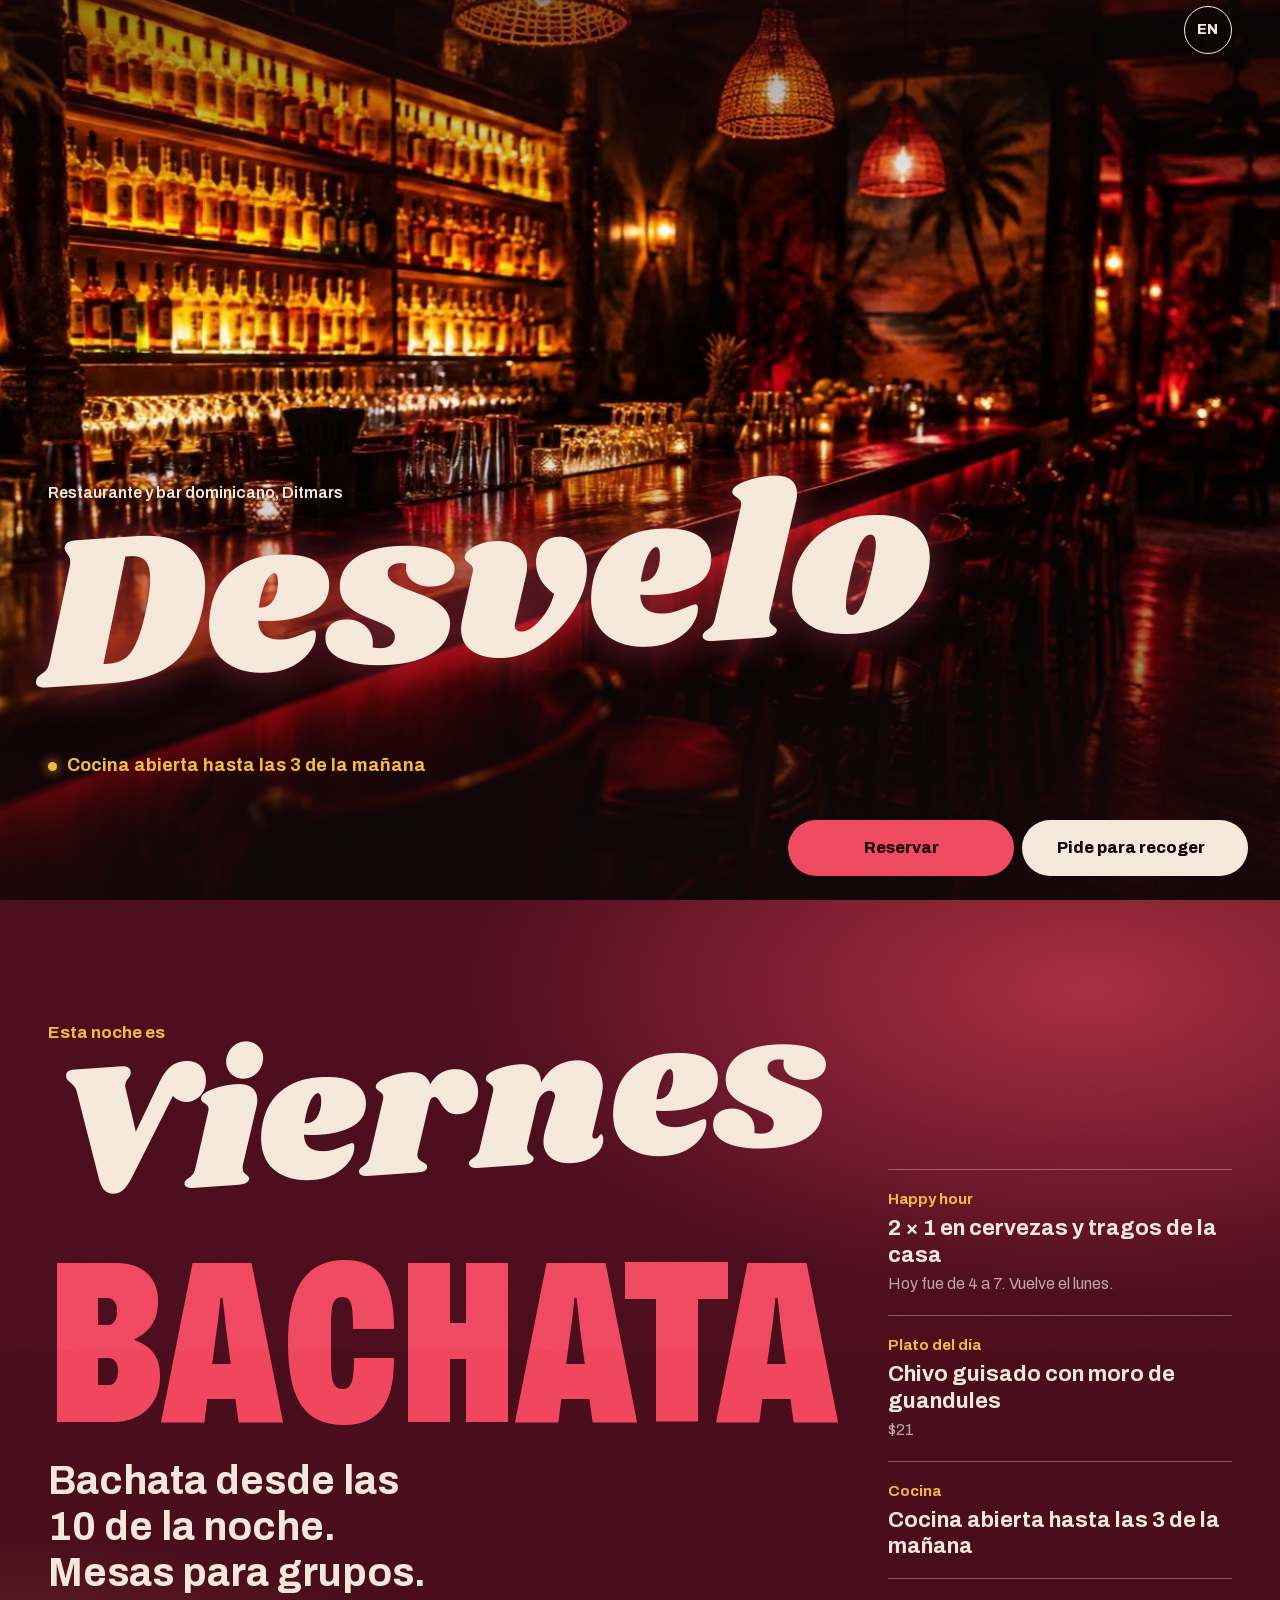
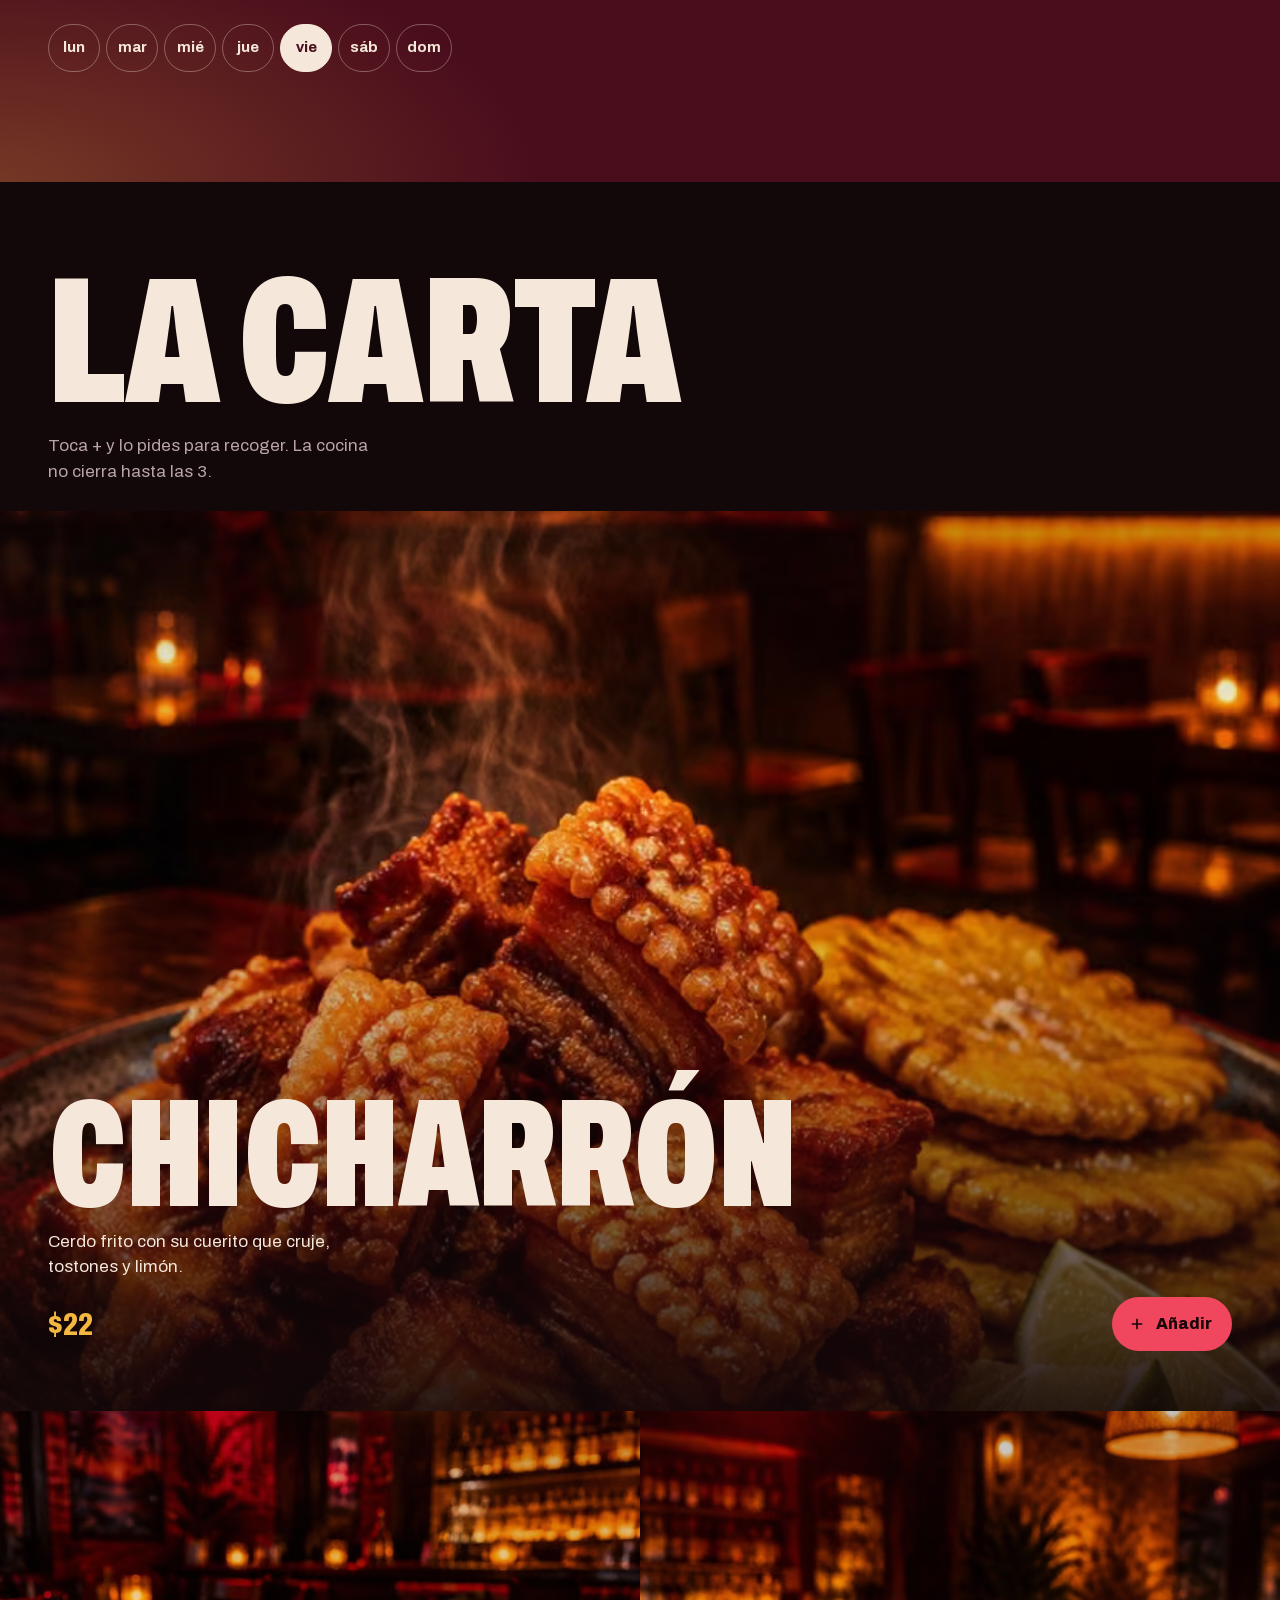
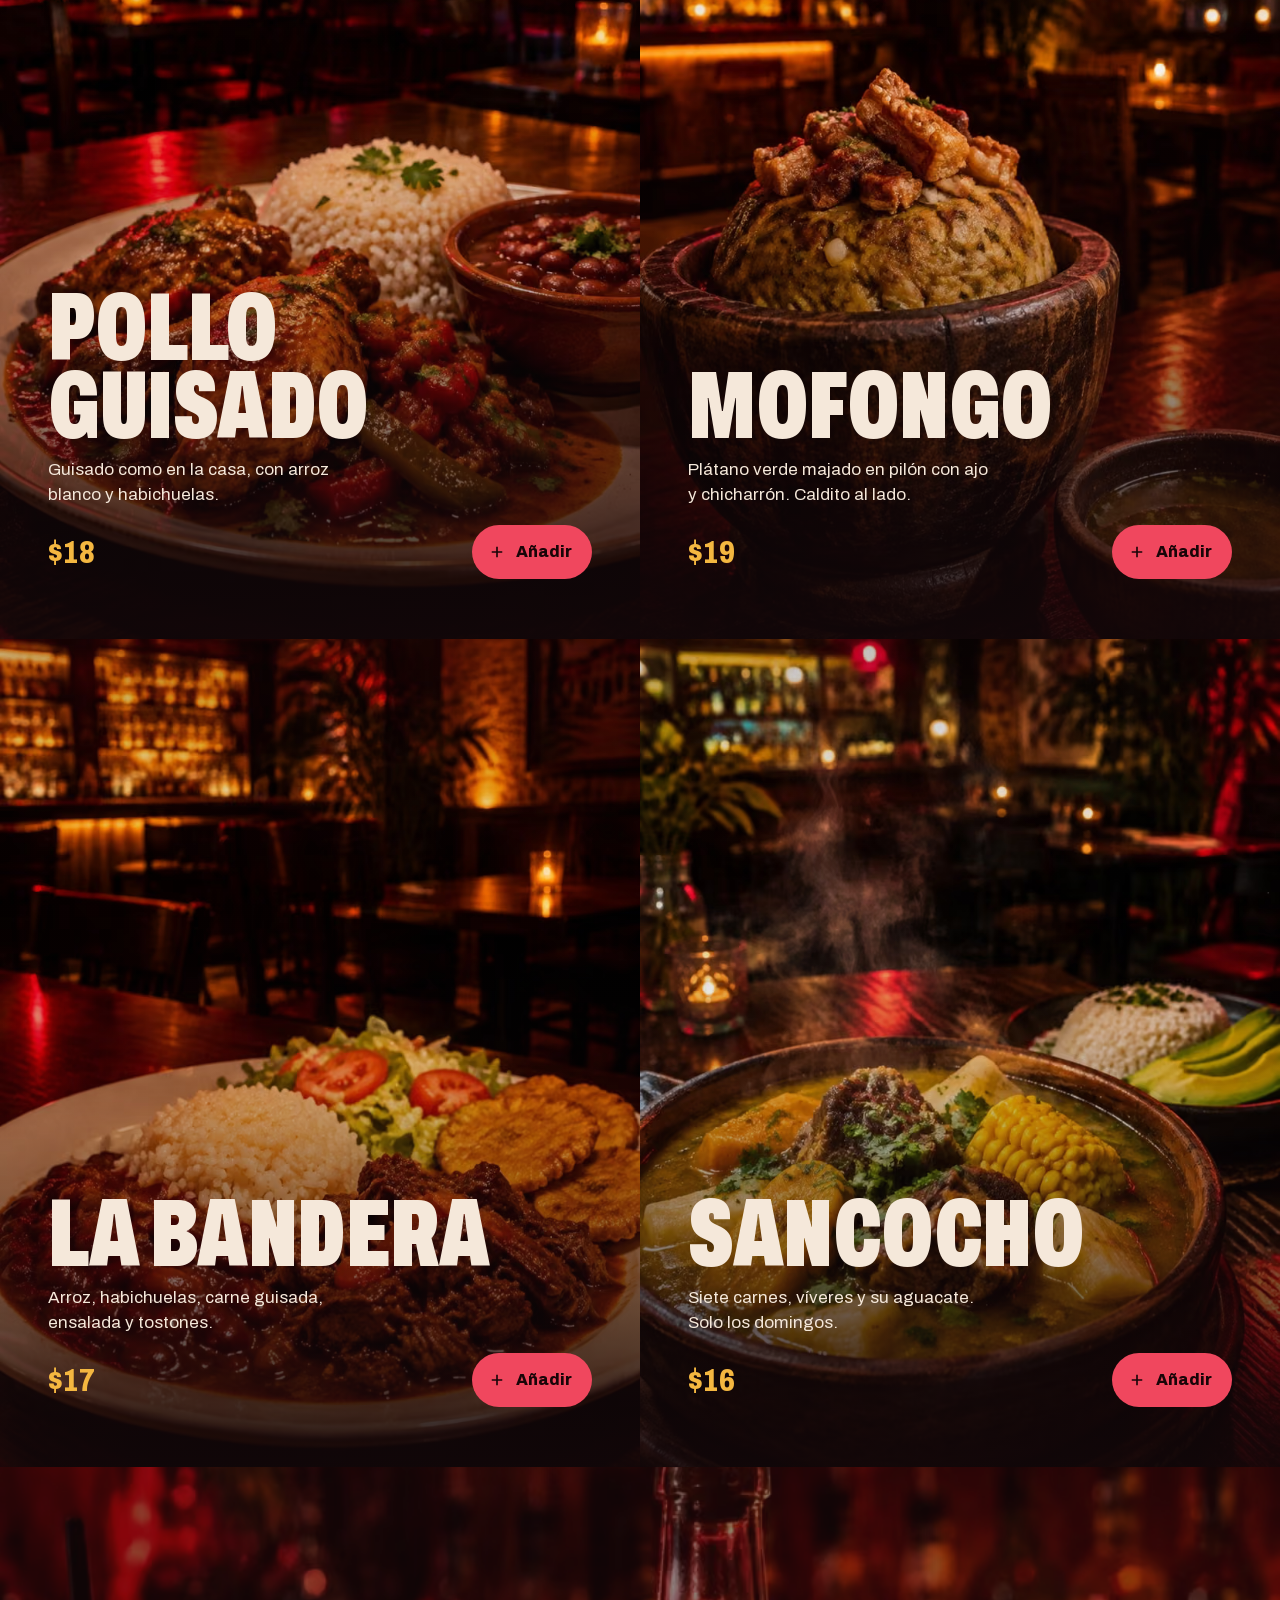
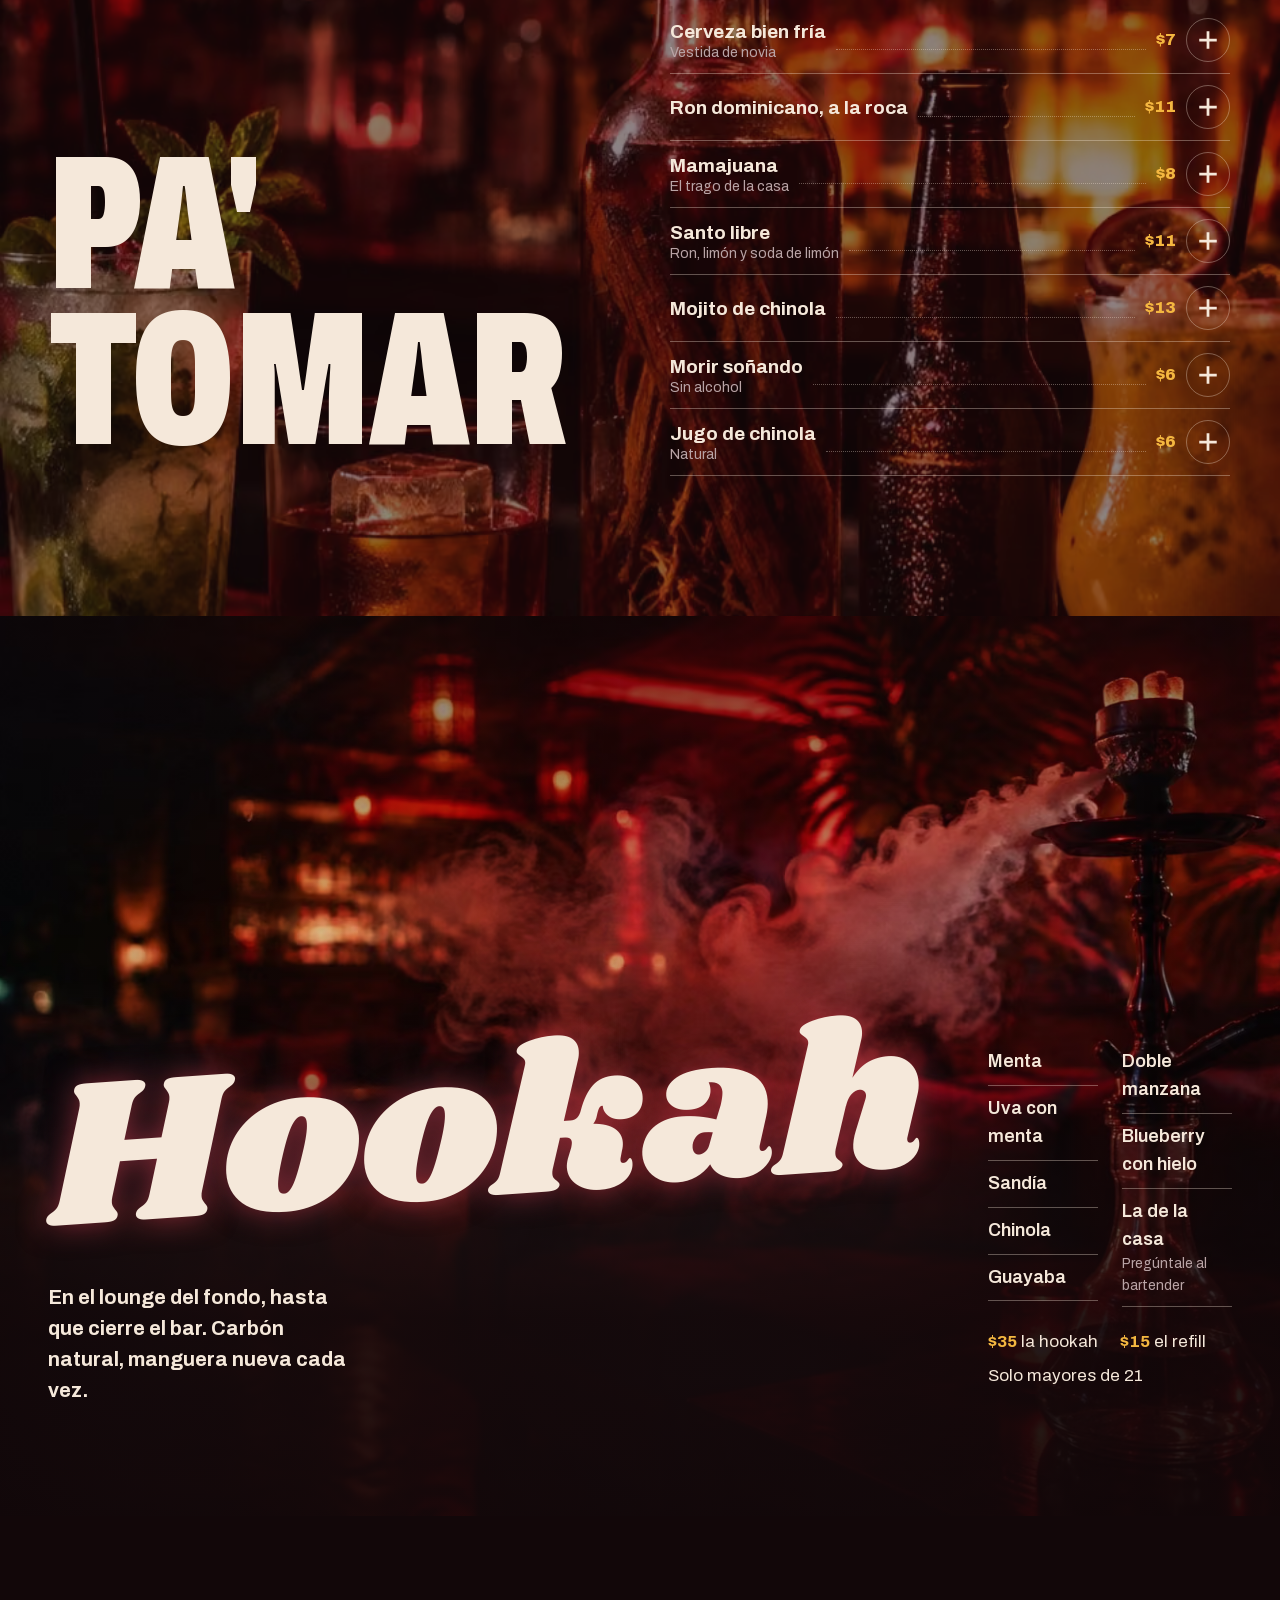
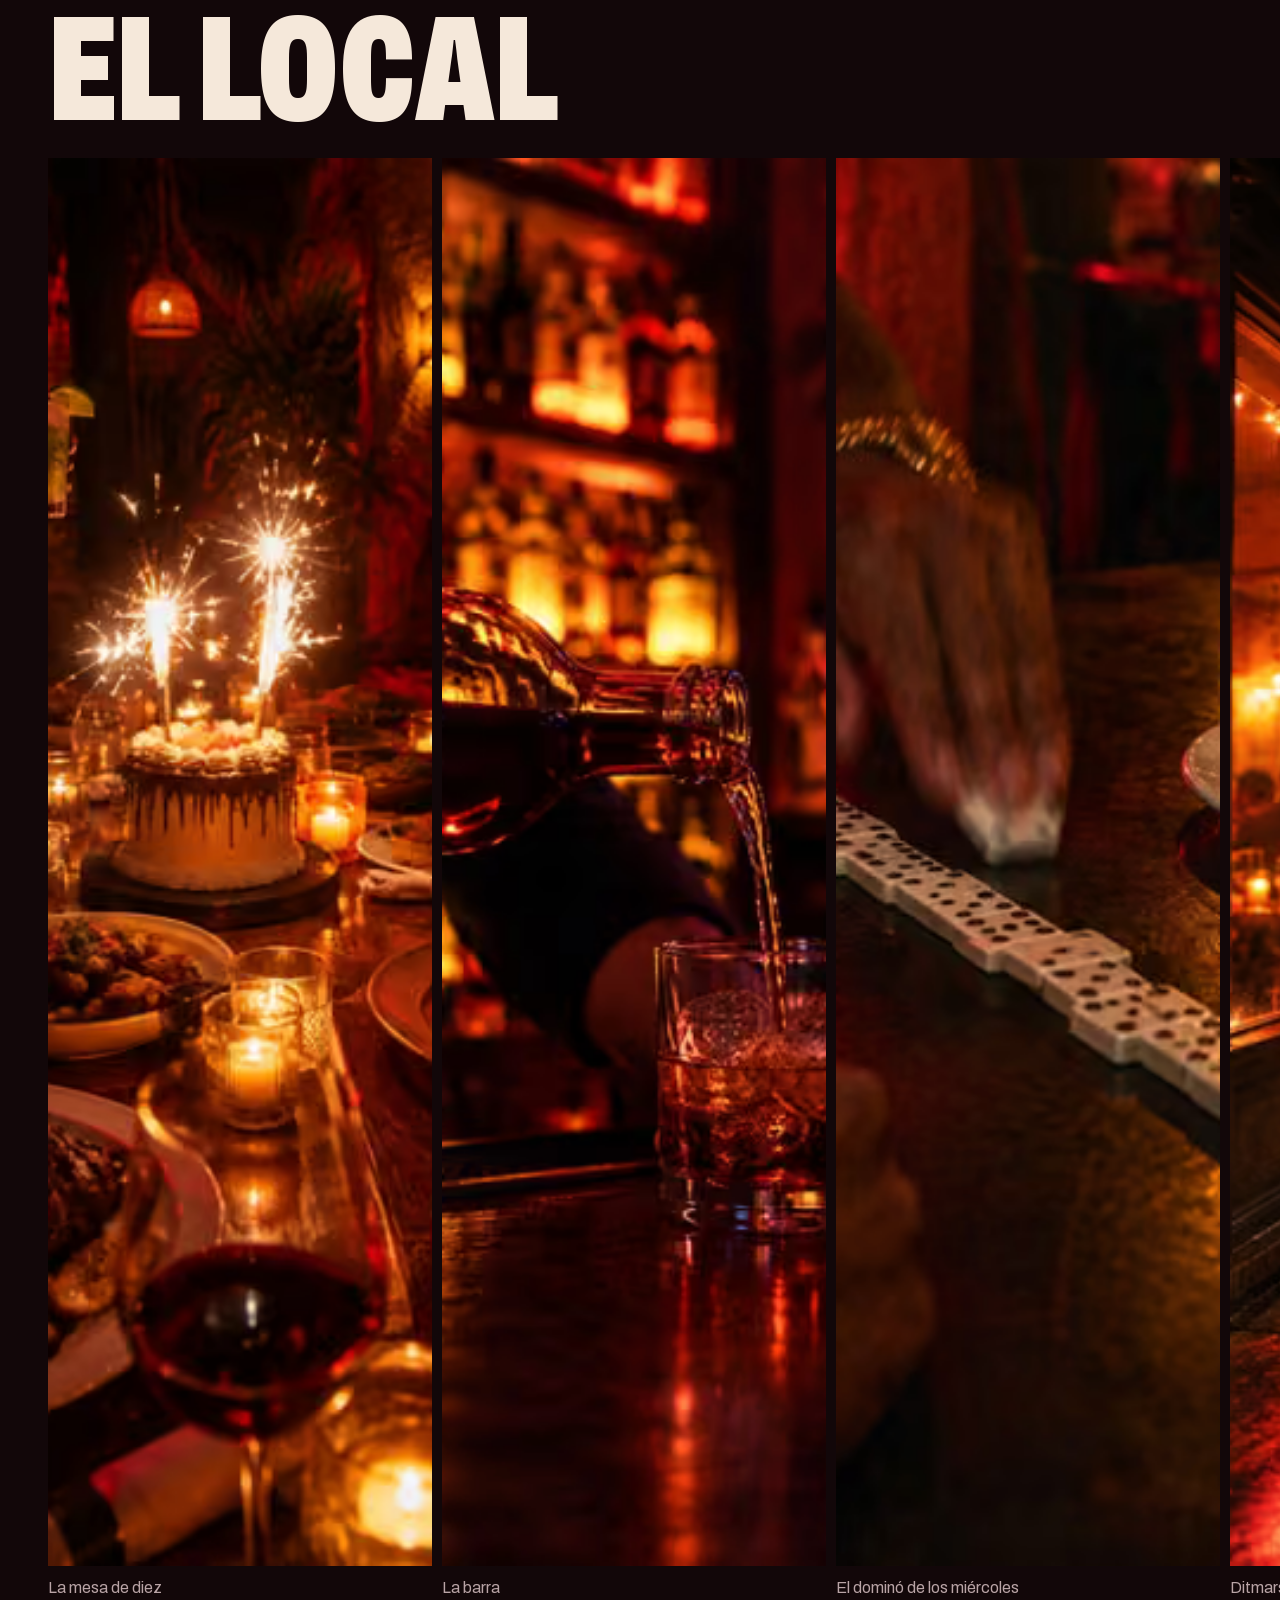
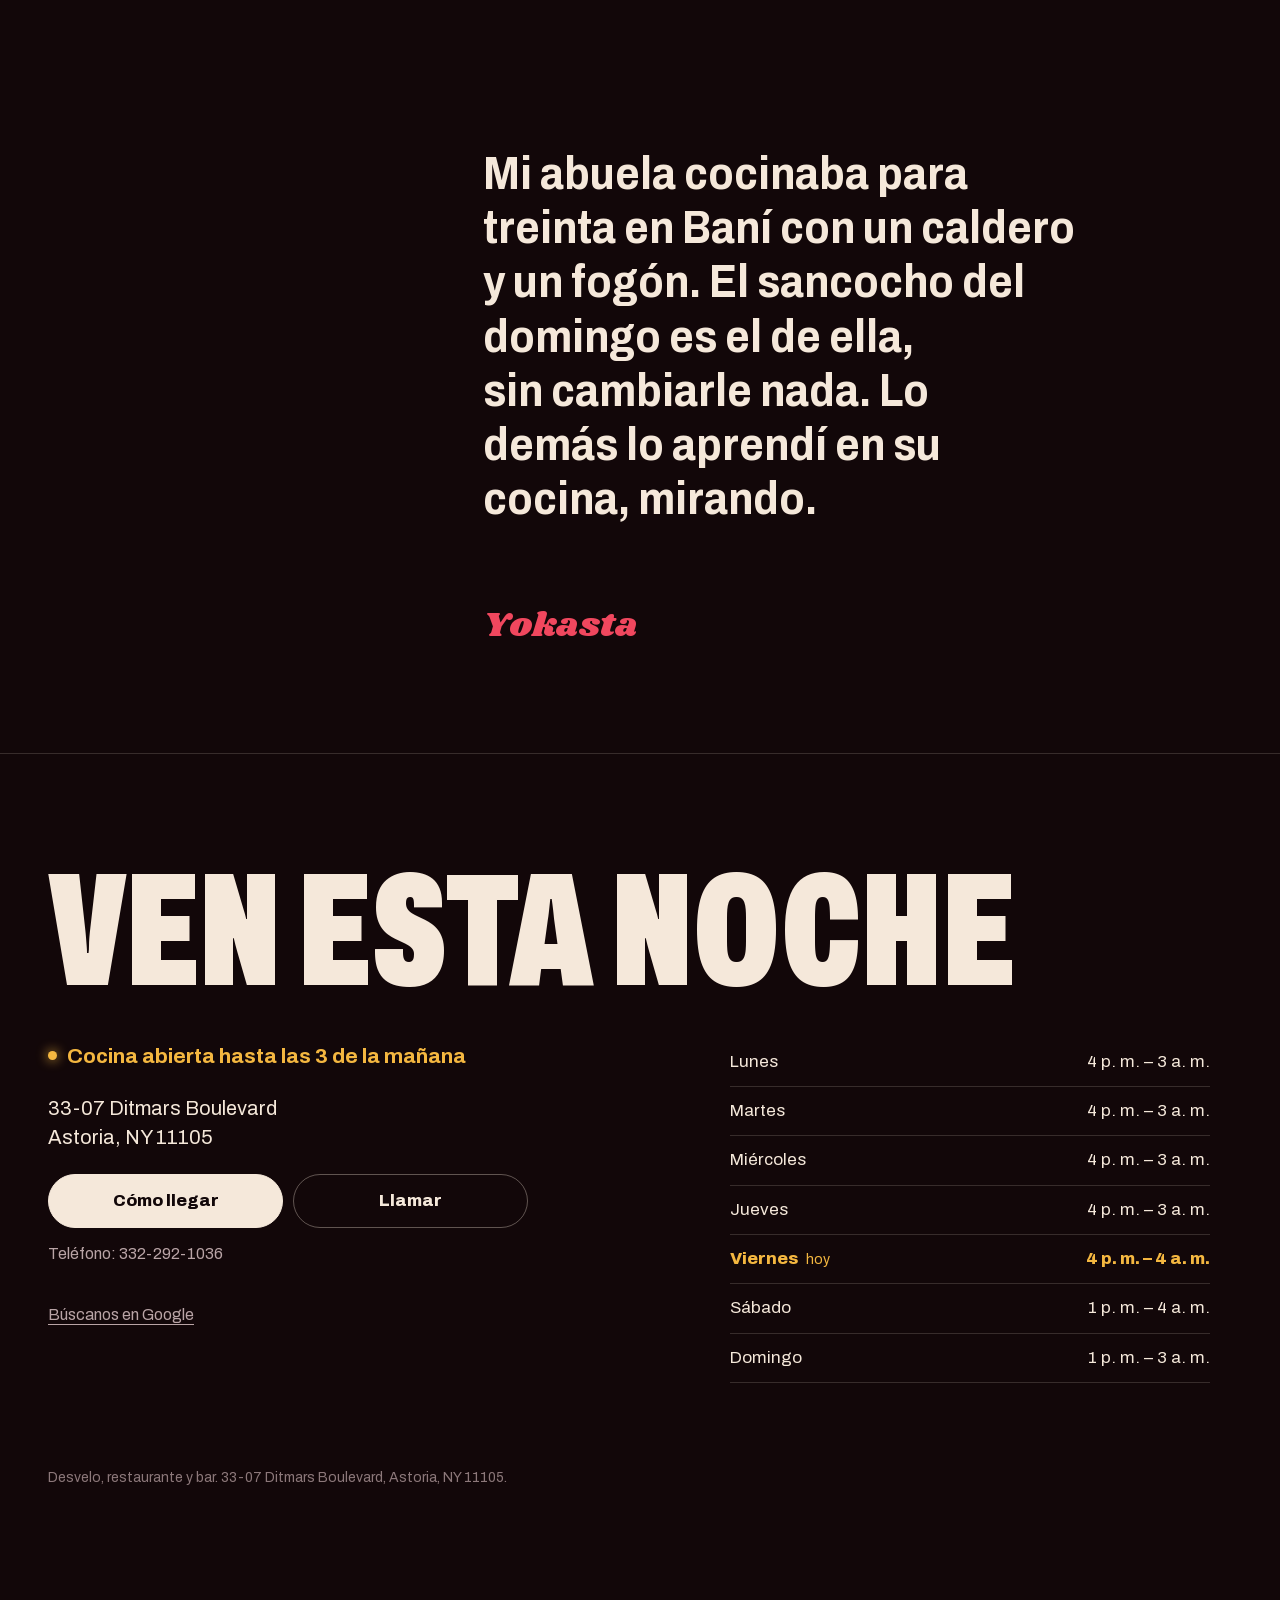
<file: restaurant/index.html>
<!doctype html>
<html lang="es">
<head>
<meta charset="utf-8">
<meta name="viewport" content="width=device-width, initial-scale=1, viewport-fit=cover">
<title>Desvelo · Restaurante y bar, Ditmars</title>
<meta name="description" content="Desvelo, restaurante y bar dominicano en Ditmars Boulevard, Astoria. Cocina abierta hasta las 3 AM, bachata los viernes, DJ los sábados, sancocho los domingos, hookah. Reserva o pide para recoger.">
<meta name="theme-color" content="#120709">
<link rel="icon" href="favicon.png" type="image/png">
<link rel="apple-touch-icon" href="apple-touch-icon.png">
<meta property="og:type" content="website">
<meta property="og:title" content="Desvelo · Cocina abierta hasta las 3 AM">
<meta property="og:description" content="Bachata los viernes. DJ los sábados. Sancocho los domingos. Ditmars Boulevard, Astoria.">
<meta property="og:image" content="https://bhavya-analytics-ai.github.io/store-demos/restaurant/og.jpg">
<meta property="og:image:width" content="1200">
<meta property="og:image:height" content="630">
<meta property="og:url" content="https://bhavya-analytics-ai.github.io/store-demos/restaurant/">
<meta name="twitter:card" content="summary_large_image">
<link rel="preload" href="../shared/fonts/shrikhand-normal-0.woff2" as="font" type="font/woff2" crossorigin>
<link rel="preload" as="image" type="image/avif" imagesrcset="img/r-bar-p-480.avif 480w, img/r-bar-p-828.avif 828w, img/r-bar-p-944.avif 944w" imagesizes="100vw" media="(max-width: 899px), (orientation: portrait)" fetchpriority="high">
<link rel="preload" as="image" type="image/avif" imagesrcset="img/r-bar-l-960.avif 960w, img/r-bar-l-1680.avif 1680w" imagesizes="100vw" media="(min-width: 900px) and (orientation: landscape)" fetchpriority="high">
<style>
@font-face { font-family: "Shrikhand"; font-style: normal; font-weight: 400; font-display: swap; src: url(../shared/fonts/shrikhand-normal-0.woff2) format("woff2"); }
@font-face { font-family: "Archivo"; font-style: normal; font-weight: 400 900; font-stretch: 62% 100%; font-display: swap; src: url(../shared/fonts/archivo-normal-0.woff2) format("woff2"); }

/* Layout: a party flyer that keeps moving. Full-bleed night photographs, condensed type that runs off the edge, three lights. */
:root {
  --noche: #120709; --tinto: #4A0D1C; --gel: #F0475E; --ambar: #F4B740; --papel: #F5E8DA; --humo: #B9A4A6;
  --line: rgba(245, 232, 218, .16); --line-strong: rgba(245, 232, 218, .34);
  --script: "Shrikhand", "Georgia", serif;
  --sans: "Archivo", "Arial Narrow", -apple-system, "Segoe UI", sans-serif;
  --gutter: max(16px, env(safe-area-inset-left, 0px)); --gutter-r: max(16px, env(safe-area-inset-right, 0px));
  color-scheme: dark;
}
* { box-sizing: border-box; }
html { -webkit-text-size-adjust: 100%; background: var(--noche); }
body { margin: 0; background: var(--noche); color: var(--papel); font: 400 17px/1.55 var(--sans); overflow-x: hidden; }
img { display: block; max-width: 100%; }
button { font: inherit; color: inherit; }
a { color: inherit; }
:focus-visible { outline: 2px solid var(--ambar); outline-offset: 3px; }
.cond { font-stretch: 62%; font-weight: 900; text-transform: uppercase; letter-spacing: -.005em; }

.grain { position: fixed; inset: -50%; z-index: 60; pointer-events: none; opacity: .16; mix-blend-mode: overlay;
  background-image: url("data:image/svg+xml;utf8,<svg xmlns='http://www.w3.org/2000/svg' width='160' height='160'><filter id='n'><feTurbulence type='fractalNoise' baseFrequency='.9' numOctaves='2' stitchTiles='stitch'/></filter><rect width='100%' height='100%' filter='url(%23n)'/></svg>");
   }
.settled .grain { animation: grain 1.1s steps(5) infinite; }
@keyframes grain { 0% { transform: translate(0, 0); } 25% { transform: translate(-3%, 2%); } 50% { transform: translate(2%, -2%); } 75% { transform: translate(-1%, 3%); } 100% { transform: translate(0, 0); } }

/* header */
.top { position: fixed; top: 0; left: 0; right: 0; z-index: 40; display: flex; align-items: center; justify-content: space-between;
  padding: calc(env(safe-area-inset-top, 0px) + 6px) var(--gutter-r) 6px var(--gutter); transition: background-color .5s; }
.top.solid { background: rgba(18, 7, 9, .9); -webkit-backdrop-filter: blur(10px); backdrop-filter: blur(10px); box-shadow: 0 1px 0 var(--line); }
.mark { font-family: var(--script); font-size: 24px; text-decoration: none; opacity: 0; transition: opacity .5s; min-height: 44px; display: flex; align-items: center; color: var(--gel); }
.top.solid .mark { opacity: 1; }
.lang { min-width: 48px; min-height: 48px; border-radius: 50%; border: 1px solid var(--papel); background: none; font: 800 14px/1 var(--sans); letter-spacing: .06em; cursor: pointer; }

/* hero */
.hero { position: relative; height: 100vh; height: 100dvh; min-height: 560px; overflow: hidden; background: #1a0a0d; }
.frames, .frame, .frame img { position: absolute; inset: 0; width: 100%; height: 100%; }
.frame { opacity: 0; transition: opacity 1.4s ease; }
.frame img { object-fit: cover; }
.frame.live { opacity: 1; }
.frame.live img { animation: push 7s linear forwards; }
@keyframes push { from { transform: scale(1); } to { transform: scale(1.1); } }
.shade { position: absolute; inset: 0; background: linear-gradient(180deg, rgba(18,7,9,.5) 0%, rgba(18,7,9,0) 24%, rgba(18,7,9,0) 46%, rgba(18,7,9,.86) 100%); }
.hero-type { position: absolute; left: var(--gutter); right: var(--gutter-r); bottom: calc(env(safe-area-inset-bottom, 0px) + 104px); }
.kicker { margin: 0 0 4px; font-size: 16px; font-weight: 600; }
.name { margin: 0 0 0 -2px; font: 400 clamp(72px, 19.5vw, 240px)/1.05 var(--script); color: var(--papel); text-shadow: 0 0 40px rgba(240, 71, 94, .45); transform: rotate(-4deg); transform-origin: left bottom; }
.live { margin: 14px 0 0; display: flex; align-items: center; gap: 10px; font-size: 18px; font-weight: 700; color: var(--ambar); }
.live::before { content: ""; width: 9px; height: 9px; border-radius: 50%; background: currentColor; box-shadow: 0 0 12px currentColor; flex: none; }
.live.off { color: var(--humo); }
.live.off::before { box-shadow: none; }

/* esta noche: the flyer */
.noche { position: relative; overflow: hidden; background: var(--tinto); padding: 84px var(--gutter-r) 64px var(--gutter); }
.noche::before { content: ""; position: absolute; inset: 0; background: radial-gradient(70% 50% at 85% 10%, rgba(240,71,94,.55), transparent 70%), radial-gradient(60% 40% at 0% 100%, rgba(244,183,64,.25), transparent 70%); }
.noche > * { position: relative; }
.noche-kicker { margin: 0; font-size: 17px; font-weight: 700; color: var(--ambar); }
.noche-day { margin: 6px 0 0; font: 400 clamp(64px, 20vw, 190px)/.95 var(--script); color: var(--papel); transform: rotate(-4deg); transform-origin: left; }
.noche-big { margin: 18px -40px 0 0; font-size: clamp(92px, 31vw, 320px); line-height: .82; color: var(--gel); white-space: nowrap; }
.noche-sub { margin: 18px 0 0; font-size: clamp(22px, 6.2vw, 40px); font-weight: 700; line-height: 1.15; max-width: 20ch; text-wrap: balance; }
.noche-row { display: grid; gap: 0; margin-top: 40px; border-top: 1px solid var(--line-strong); }
.noche-row > div { padding: 18px 0; border-bottom: 1px solid var(--line-strong); display: grid; gap: 4px; }
.noche-row dt, .noche-row .k { font-size: 15px; font-weight: 700; color: var(--ambar); }
.noche-row .v { font-size: 22px; font-weight: 700; line-height: 1.2; }
.noche-row .s { font-size: 16px; color: var(--humo); }
.week { display: flex; gap: 6px; margin-top: 28px; overflow-x: auto; scrollbar-width: none; }
.week::-webkit-scrollbar { display: none; }
.week button { flex: none; min-width: 52px; min-height: 48px; padding: 0 10px; border: 1px solid var(--line-strong); background: none; border-radius: 999px; font-weight: 700; font-size: 15px; cursor: pointer; }
.week button[aria-pressed="true"] { background: var(--papel); color: var(--tinto); border-color: var(--papel); }

/* menu as film */
.film-head { padding: 84px var(--gutter-r) 26px var(--gutter); }
.film-head h2 { margin: 0; font-size: clamp(64px, 19vw, 180px); line-height: .85; color: var(--papel); }
.film-head p { margin: 14px 0 0; color: var(--humo); font-size: 17px; max-width: 32ch; }
.frame-dish { position: relative; min-height: 100svh; overflow: hidden; background: #1a0a0d; }
.frame-dish picture, .frame-dish img { position: absolute; inset: 0; width: 100%; height: 100%; }
.frame-dish img { object-fit: cover; transform: scale(1.08); transition: transform 1.4s cubic-bezier(.2,.7,.2,1); }
.frame-dish.in img { transform: scale(1); }
.frame-dish::after { content: ""; position: absolute; inset: 0; background: linear-gradient(180deg, rgba(18,7,9,.25) 0%, rgba(18,7,9,0) 30%, rgba(18,7,9,.2) 55%, rgba(18,7,9,.9) 100%); pointer-events: none; }
.dish { position: absolute; z-index: 1; left: var(--gutter); right: var(--gutter-r); bottom: calc(env(safe-area-inset-bottom, 0px) + 104px); }
.dish h3 { margin: 0; font-size: clamp(66px, 20vw, 190px); line-height: .82; color: var(--papel); text-wrap: balance; }
.dish p { margin: 12px 0 0; font-size: 17px; line-height: 1.45; max-width: 30ch; }
.dish .buy { display: flex; align-items: center; justify-content: space-between; margin-top: 18px; gap: 12px; }
.dish .price { font-size: 32px; font-weight: 800; font-stretch: 75%; font-variant-numeric: tabular-nums; color: var(--ambar); }
.add { display: inline-flex; align-items: center; gap: 10px; min-height: 54px; padding: 0 20px 0 16px; border: 0; border-radius: 999px; background: var(--gel); color: #1a0508; font-weight: 800; font-size: 16px; cursor: pointer; }
.add svg { width: 18px; height: 18px; }
.add .n { display: none; min-width: 24px; height: 24px; border-radius: 12px; background: var(--noche); color: var(--papel); font-size: 13px; align-items: center; justify-content: center; padding: 0 6px; }
.add.has .n { display: inline-flex; }
.drinks { position: relative; overflow: hidden; padding: 0; background: #1a0a0d; }
.drinks picture, .drinks > picture img { position: absolute; inset: 0; width: 100%; height: 100%; }
.drinks > picture img { object-fit: cover; opacity: .5; }
.drinks-in { position: relative; padding: 90px var(--gutter-r) 110px var(--gutter); }
.drinks h3 { margin: 0 0 18px; font-size: clamp(66px, 20vw, 190px); line-height: .82; }
.dl { list-style: none; margin: 0; padding: 0; max-width: 560px; }
.dl li { display: flex; align-items: center; gap: 10px; padding: 11px 0; border-bottom: 1px solid var(--line-strong); }
.dl .nm { flex: none; max-width: 64%; font-size: 19px; font-weight: 700; line-height: 1.25; }
.dl .nm small { display: block; font-size: 14px; font-weight: 400; color: var(--humo); }
.dl .ld { flex: 1; border-bottom: 1px dotted var(--line-strong); align-self: flex-end; margin-bottom: 12px; min-width: 12px; }
.dl .pr { font-weight: 800; font-variant-numeric: tabular-nums; color: var(--ambar); }
.mini { width: 44px; height: 44px; flex: none; border-radius: 50%; border: 1px solid var(--line-strong); background: none; display: grid; place-items: center; cursor: pointer; }
.mini.has { background: var(--gel); color: #1a0508; border-color: var(--gel); font-weight: 800; }

/* hookah */
.hookah { position: relative; min-height: 100svh; overflow: hidden; background: #160709; }
.hookah > picture, .hookah > picture img { position: absolute; inset: 0; width: 100%; height: 100%; }
.hookah > picture img { object-fit: cover; }
.smoke { position: absolute; inset: 0; pointer-events: none; overflow: hidden; }
.smoke i { position: absolute; bottom: -30%; width: 90vw; height: 90vw; max-width: 900px; max-height: 900px; border-radius: 50%; background: radial-gradient(closest-side, rgba(255, 220, 225, .16), transparent 70%); filter: blur(18px); animation: rise 14s linear infinite; animation-play-state: paused; }
.hookah.seen .smoke i { animation-play-state: running; }
.smoke i:nth-child(1) { left: -20%; } .smoke i:nth-child(2) { left: 30%; animation-delay: -5s; animation-duration: 17s; } .smoke i:nth-child(3) { left: 5%; animation-delay: -10s; animation-duration: 20s; }
@keyframes rise { 0% { transform: translateY(0) scale(.7); opacity: 0; } 20% { opacity: 1; } 100% { transform: translateY(-140%) scale(1.5); opacity: 0; } }
.hookah::after { content: ""; position: absolute; inset: 0; background: linear-gradient(180deg, rgba(18,7,9,.55), rgba(18,7,9,.15) 35%, rgba(18,7,9,.92) 78%); pointer-events: none; }
.hookah-in { position: relative; z-index: 1; padding: 96px var(--gutter-r) 110px var(--gutter); min-height: 100svh; display: flex; flex-direction: column; justify-content: flex-end; }
.hookah h2 { margin: 0; font: 400 clamp(76px, 23vw, 210px)/.95 var(--script); color: var(--papel); transform: rotate(-4deg); transform-origin: left; text-shadow: 0 0 30px rgba(240,71,94,.5); }
.hookah .lead { margin: 18px 0 0; font-size: 20px; font-weight: 700; max-width: 26ch; }
.flavors { columns: 2; column-gap: 24px; margin: 26px 0 0; padding: 0; list-style: none; }
.flavors li { break-inside: avoid; padding: 9px 0; border-bottom: 1px solid var(--line-strong); font-size: 18px; font-weight: 600; }
.flavors li small { display: block; font-weight: 400; font-size: 14px; color: var(--humo); }
.hookah .terms { display: flex; flex-wrap: wrap; gap: 8px 22px; margin-top: 22px; font-size: 17px; }
.hookah .terms b { color: var(--ambar); font-variant-numeric: tabular-nums; }

/* room + owner */
.room { padding: 90px 0 30px; }
.room h2 { margin: 0 0 24px; padding: 0 var(--gutter-r) 0 var(--gutter); font-size: clamp(56px, 17vw, 150px); line-height: .85; }
.strip { display: flex; gap: 10px; overflow-x: auto; scroll-snap-type: x mandatory; padding: 0 var(--gutter-r) 6px var(--gutter); scroll-padding-left: var(--gutter); scrollbar-width: none; }
.strip::-webkit-scrollbar { display: none; }
.strip figure { flex: none; width: 80vw; max-width: 440px; margin: 0; scroll-snap-align: start; }
.strip img { width: 100%; aspect-ratio: 4 / 5; object-fit: cover; }
.strip figcaption { margin-top: 10px; font-size: 16px; color: var(--humo); }
.owner { padding: 70px var(--gutter-r) 80px var(--gutter); }
.owner blockquote { margin: 0; font-size: clamp(26px, 7.4vw, 46px); line-height: 1.18; font-weight: 700; font-stretch: 88%; max-width: 24ch; text-wrap: pretty; }
.owner cite { display: block; margin-top: 22px; font: 400 34px/1 var(--script); font-style: normal; color: var(--gel); }

/* visit */
.visit { padding: 70px var(--gutter-r) 40px var(--gutter); border-top: 1px solid var(--line); }
.visit h2 { margin: 0; font-size: clamp(60px, 18vw, 160px); line-height: .85; }
.visit-live { margin: 20px 0 0; font-size: 21px; font-weight: 700; }
.addr { margin: 22px 0 0; font-style: normal; font-size: 20px; line-height: 1.45; }
.acts { display: grid; grid-template-columns: 1fr 1fr; gap: 10px; margin-top: 22px; max-width: 480px; }
.btn { display: flex; align-items: center; justify-content: center; min-height: 54px; padding: 0 14px; border: 1px solid var(--line-strong); border-radius: 999px; text-decoration: none; font-weight: 800; text-align: center; }
.btn.fill { background: var(--papel); color: var(--noche); border-color: var(--papel); }
.phone { margin: 14px 0 0; color: var(--humo); font-size: 16px; }
.hours { list-style: none; margin: 34px 0 0; padding: 0; max-width: 480px; }
.hours li { display: flex; justify-content: space-between; gap: 12px; padding: 11px 0; border-bottom: 1px solid var(--line); font-variant-numeric: tabular-nums; }
.hours li.today { color: var(--ambar); font-weight: 800; }
.hours li.today span:first-child::after { content: attr(data-today); margin-left: 8px; font-weight: 400; font-size: 14px; }
.google { display: inline-flex; align-items: center; min-height: 48px; margin-top: 24px; color: var(--humo); font-size: 16px; text-underline-offset: 4px; }
footer { padding: 30px var(--gutter-r) calc(env(safe-area-inset-bottom, 0px) + 120px) var(--gutter); color: #8c787a; font-size: 14px; }

/* the two-button bar */
.bar { position: fixed; z-index: 45; left: 0; right: 0; bottom: 0; display: grid; grid-template-columns: 1fr 1fr; gap: 8px;
  padding: 10px var(--gutter-r) calc(env(safe-area-inset-bottom, 0px) + 10px) var(--gutter); background: linear-gradient(180deg, rgba(18,7,9,0), rgba(18,7,9,.92) 40%); }
.bar button { min-height: 56px; border-radius: 999px; border: 0; font-weight: 800; font-size: 16px; cursor: pointer; display: flex; align-items: center; justify-content: center; gap: 8px; padding: 0 12px; }
.bar .r { background: var(--gel); color: #1a0508; }
.bar .o { background: var(--papel); color: var(--noche); }
.bar .o .c { font-variant-numeric: tabular-nums; font-weight: 600; }

.rv { opacity: 0; transform: translateY(18px); transition: opacity 1s ease, transform 1.1s cubic-bezier(.2,.7,.2,1); }
.rv.in { opacity: 1; transform: none; }
@media (prefers-reduced-motion: reduce) {
  .rv { opacity: 1; transform: none; transition: none; }
  .frame.live img, .smoke i, .grain, .settled .grain { animation: none; }
  .frame-dish img { transform: none; transition: none; }
}

.eng { --e-bg: #170a0c; --e-fg: var(--papel); --e-muted: var(--humo); --e-line: var(--line); --e-line-strong: var(--line-strong); --e-accent: var(--gel); --e-on-accent: #1a0508;
  --e-raise: #23100f; --e-display: var(--sans); --e-display-weight: 800; --e-body: var(--sans); --e-radius: 12px; --e-thumb-radius: 8px; --e-scrim: rgba(10, 3, 5, .7); }

@media (min-width: 900px) {
  :root { --gutter: max(48px, env(safe-area-inset-left, 0px)); --gutter-r: max(48px, env(safe-area-inset-right, 0px)); }
  .hero-type { bottom: 120px; }
  .name { font-size: clamp(160px, 17vw, 300px); }
  .noche { padding: 120px var(--gutter-r) 110px var(--gutter); display: grid; grid-template-columns: 1.3fr 1fr; gap: 0 60px; align-items: end; }
  .noche > .noche-head { grid-column: 1; }
  .noche-row { grid-column: 2; margin-top: 0; }
  .week { grid-column: 1 / -1; }
  .noche-big { font-size: clamp(160px, 18vw, 330px); }
  .films { display: grid; grid-template-columns: repeat(2, 1fr); }
  .frame-dish { min-height: 92vh; }
  .frame-dish:first-child { grid-column: 1 / -1; min-height: 100vh; }
  .dish { bottom: 60px; }
  .dish h3 { font-size: clamp(80px, 7.5vw, 150px); }
  .frame-dish:first-child .dish h3 { font-size: clamp(120px, 12vw, 220px); }
  .drinks-in { display: grid; grid-template-columns: 1fr 1fr; gap: 60px; align-items: end; padding-top: 140px; padding-bottom: 140px; }
  .hookah-in { display: grid; grid-template-columns: 1fr 1fr; gap: 60px; align-items: end; justify-content: stretch; }
  .strip figure { width: 30vw; }
  .owner { display: grid; grid-template-columns: 1fr 2fr; gap: 60px; padding-top: 110px; padding-bottom: 110px; }
  .owner blockquote { grid-column: 2; }
  .owner cite { grid-column: 2; }
  .visit { display: grid; grid-template-columns: 1.2fr 1fr; gap: 20px 80px; padding-top: 110px; }
  .visit h2 { grid-column: 1 / -1; }
  .hours { grid-column: 2; grid-row: 2 / span 3; margin-top: 18px; }
  .bar { left: auto; right: 32px; bottom: 24px; width: 460px; background: none; padding: 0; }
}
</style>
<link rel="stylesheet" href="../shared/engine.css" media="print" onload="this.media='all'">
</head>
<body>
<div class="grain" aria-hidden="true"></div>
<header class="top" id="top">
  <a class="mark" href="#hero">Desvelo</a>
  <button class="lang" type="button" data-lang-btn>EN</button>
</header>

<main>
  <section class="hero" id="hero" aria-label="Desvelo">
    <div class="frames" aria-hidden="true">
      <picture class="frame live" data-k="bar">
        <source type="image/avif" media="(min-width: 900px) and (orientation: landscape)" srcset="img/r-bar-l-960.avif 960w, img/r-bar-l-1680.avif 1680w" sizes="100vw">
        <source type="image/avif" srcset="img/r-bar-p-480.avif 480w, img/r-bar-p-828.avif 828w, img/r-bar-p-944.avif 944w" sizes="100vw">
        <img src="img/r-bar-p-828.webp" width="944" height="1680" alt="" fetchpriority="high">
      </picture>
      <picture class="frame" data-k="plate">
        <source type="image/avif" media="(min-width: 900px) and (orientation: landscape)" srcset="img/r-plate-l-960.avif 960w, img/r-plate-l-1680.avif 1680w" sizes="100vw">
        <source type="image/avif" srcset="img/r-plate-p-480.avif 480w, img/r-plate-p-828.avif 828w, img/r-plate-p-944.avif 944w" sizes="100vw">
        <img src="img/r-plate-p-828.webp" width="944" height="1680" alt="" loading="lazy" decoding="async">
      </picture>
      <picture class="frame" data-k="dance">
        <source type="image/avif" media="(min-width: 900px) and (orientation: landscape)" srcset="img/r-dance-l-960.avif 960w, img/r-dance-l-1680.avif 1680w" sizes="100vw">
        <source type="image/avif" srcset="img/r-dance-p-480.avif 480w, img/r-dance-p-828.avif 828w, img/r-dance-p-944.avif 944w" sizes="100vw">
        <img src="img/r-dance-p-828.webp" width="944" height="1680" alt="" loading="lazy" decoding="async">
      </picture>
    </div>
    <div class="shade"></div>
    <div class="hero-type">
      <p class="kicker" data-i18n="kicker">Restaurante y bar dominicano, Ditmars</p>
      <h1 class="name">Desvelo</h1>
      <p class="live" id="heroLive"></p>
    </div>
  </section>

  <section class="noche" id="noche" aria-labelledby="nocheDay">
    <div class="noche-head">
      <p class="noche-kicker" id="nocheKicker"></p>
      <h2 class="noche-day" id="nocheDay"></h2>
      <p class="noche-big cond" id="nocheBig" aria-hidden="true"></p>
      <p class="noche-sub" id="nocheSub"></p>
    </div>
    <dl class="noche-row" id="nocheRow"></dl>
    <div class="week" id="week" role="group" data-i18n-aria="weekAria" aria-label="Ver otra noche"></div>
  </section>

  <section class="film" id="menu" aria-labelledby="filmTitle">
    <div class="film-head"><h2 class="cond rv" id="filmTitle" data-i18n="filmTitle">La carta</h2><p class="rv" data-i18n="filmSub">Toca + y lo pides para recoger. La cocina no cierra hasta las 3.</p></div>
    <div class="films" id="films"></div>
    <section class="drinks" aria-labelledby="drinksTitle">
      <picture><source type="image/avif" srcset="img/r-drinks-480.avif 480w, img/r-drinks-828.avif 828w, img/r-drinks-944.avif 944w" sizes="100vw"><img src="img/r-drinks-828.webp" width="944" height="1680" alt="" loading="lazy" decoding="async"></picture>
      <div class="drinks-in">
        <h3 class="cond" id="drinksTitle" data-i18n="drinksTitle">Pa' tomar</h3>
        <ul class="dl" id="drinkList"></ul>
      </div>
    </section>
  </section>

  <section class="hookah" aria-labelledby="hookahTitle">
    <picture><source type="image/avif" media="(min-width: 900px) and (orientation: landscape)" srcset="img/r-hookah-l-960.avif 960w, img/r-hookah-l-1680.avif 1680w" sizes="100vw"><source type="image/avif" srcset="img/r-hookah-p-480.avif 480w, img/r-hookah-p-828.avif 828w, img/r-hookah-p-944.avif 944w" sizes="100vw"><img src="img/r-hookah-p-828.webp" width="944" height="1680" alt="A glass hookah on a low table, smoke rising through red light" loading="lazy" decoding="async"></picture>
    <div class="smoke" aria-hidden="true"><i></i><i></i><i></i></div>
    <div class="hookah-in">
      <div>
        <h2 id="hookahTitle">Hookah</h2>
        <p class="lead" data-i18n="hookahLead">En el lounge del fondo, hasta que cierre el bar. Carbón natural, mangueras nuevas cada vez.</p>
      </div>
      <div>
        <ul class="flavors" id="flavors"></ul>
        <p class="terms" id="hookahTerms"></p>
      </div>
    </div>
  </section>

  <section class="room" aria-labelledby="roomTitle">
    <h2 class="cond rv" id="roomTitle" data-i18n="roomTitle">El local</h2>
    <div class="strip" tabindex="0" data-i18n-aria="stripAria" aria-label="Fotos del local">
      <figure><picture><source type="image/avif" srcset="img/r-table-480.avif 480w, img/r-table-828.avif 828w, img/r-table-1136.avif 1136w" sizes="(min-width: 900px) 30vw, 80vw"><img src="img/r-table-828.webp" width="1136" height="1408" alt="Una mesa para diez con bizcocho y bengalas" data-i18n-alt="altTable" loading="lazy" decoding="async"></picture><figcaption data-i18n="capTable">La mesa de diez</figcaption></figure>
      <figure><picture><source type="image/avif" srcset="img/r-pour-480.avif 480w, img/r-pour-828.avif 828w, img/r-pour-1136.avif 1136w" sizes="(min-width: 900px) 30vw, 80vw"><img src="img/r-pour-828.webp" width="1136" height="1408" alt="Sirviendo ron en la barra" data-i18n-alt="altPour" loading="lazy" decoding="async"></picture><figcaption data-i18n="capPour">La barra</figcaption></figure>
      <figure><picture><source type="image/avif" srcset="img/r-dominoes-480.avif 480w, img/r-dominoes-828.avif 828w, img/r-dominoes-1136.avif 1136w" sizes="(min-width: 900px) 30vw, 80vw"><img src="img/r-dominoes-828.webp" width="1136" height="1408" alt="Una partida de dominó" data-i18n-alt="altDom" loading="lazy" decoding="async"></picture><figcaption data-i18n="capDom">El dominó de los miércoles</figcaption></figure>
      <figure><picture><source type="image/avif" srcset="img/r-street-480.avif 480w, img/r-street-828.avif 828w, img/r-street-1136.avif 1136w" sizes="(min-width: 900px) 30vw, 80vw"><img src="img/r-street-828.webp" width="1136" height="1408" alt="La vitrina iluminada desde la acera de Ditmars" data-i18n-alt="altStreet" loading="lazy" decoding="async"></picture><figcaption data-i18n="capStreet">Ditmars, a la 1 de la mañana</figcaption></figure>
    </div>
  </section>

  <section class="owner" aria-label="Yokasta">
    <blockquote class="rv" id="ownerQuote" data-i18n="owner">Mi abuela cocinaba para treinta en Baní con un caldero y un fogón. El sancocho del domingo es el de ella, sin cambiarle nada. Lo demás lo aprendí en su cocina, mirando.</blockquote>
    <cite class="rv">Yokasta</cite>
  </section>

  <section class="visit" aria-labelledby="visitTitle">
    <h2 class="cond rv" id="visitTitle" data-i18n="visitTitle">Ven esta noche</h2>
    <div>
      <p class="visit-live live" id="visitLive"></p>
      <address class="addr">33-07 Ditmars Boulevard<br>Astoria, NY 11105</address>
      <div class="acts">
        <a class="btn fill" id="mapBtn" href="#" target="_blank" rel="noopener" data-i18n="directions">Cómo llegar</a>
        <a class="btn" id="callBtn" href="#" data-i18n="call">Llamar</a>
      </div>
      <p class="phone" id="phoneText"></p>
      <a class="google" id="googleLink" href="#" target="_blank" rel="noopener" data-i18n="google">Búscanos en Google</a>
    </div>
    <ul class="hours" id="hours" aria-label="Horario" data-i18n-aria="hoursAria"></ul>
  </section>
</main>
<footer><p data-i18n="foot">Desvelo, restaurante y bar. 33-07 Ditmars Boulevard, Astoria, NY 11105.</p></footer>

<div class="bar" id="bar">
  <button type="button" class="r" id="reserveBtn" data-i18n="reserve">Reservar</button>
  <button type="button" class="o" id="orderBtn"><span id="orderLabel">Pide para recoger</span><span class="c" id="orderCount"></span></button>
</div>

<script src="../config/stripe.js" defer></script>
<script src="../shared/kit.js" defer></script>
<script src="../shared/engine.js" defer></script>
<script src="site.js" defer></script>
</body>
</html>
</file>
<file: shared/engine.css>
/* engine.css: the sheet that booking and ordering live in. Every colour and face comes from the site's --e-* tokens. */
.eng-lock, .eng-lock body { overflow: hidden; }
.eng { position: fixed; inset: 0; z-index: 100; font-family: var(--e-body); color: var(--e-fg); }
.eng[hidden] { display: none !important; }
.eng .vh { position: absolute; width: 1px; height: 1px; overflow: hidden; clip: rect(0 0 0 0); white-space: nowrap; }
.eng-scrim { position: absolute; inset: 0; background: var(--e-scrim, rgba(0,0,0,.6)); opacity: 0; transition: opacity .65s ease; }
.eng-panel {
  position: absolute; inset: 0; display: flex; flex-direction: column; background: var(--e-bg);
  transform: translateY(100%); transition: transform .7s cubic-bezier(.16,.84,.24,1);
  padding-top: env(safe-area-inset-top, 0px);
}
.eng.on .eng-scrim { opacity: 1; }
.eng.on .eng-panel { transform: none; }
@media (min-width: 900px) {
  .eng-panel { left: auto; width: min(500px, 100%); transform: translateX(100%); box-shadow: -1px 0 0 var(--e-line); }
}

.eng-top { display: grid; grid-template-columns: 48px 1fr 48px; align-items: center; gap: 4px;
  padding: 8px max(8px, env(safe-area-inset-right, 0px)) 6px max(8px, env(safe-area-inset-left, 0px)); }
.eng-ic { width: 48px; height: 48px; display: grid; place-items: center; background: none; border: 0; color: var(--e-fg); cursor: pointer; border-radius: 50%; }
.eng-ic:focus-visible, .eng button:focus-visible, .eng a:focus-visible, .eng input:focus-visible, .eng textarea:focus-visible { outline: 2px solid var(--e-accent); outline-offset: 2px; }
.eng-head { text-align: center; min-width: 0; }
.eng-kicker { margin: 0; font-size: 13px; letter-spacing: .04em; color: var(--e-muted); }
.eng-title { margin: 2px 0 0; font-family: var(--e-display); font-weight: var(--e-display-weight, 400); font-size: 24px; line-height: 1.15; text-wrap: balance; outline: none; }
.eng-progress { height: 1px; background: var(--e-line); margin: 0 0 4px; }
.eng-progress i { display: block; height: 100%; background: var(--e-accent); transform-origin: left; transform: scaleX(0); transition: transform .8s cubic-bezier(.2,.7,.2,1); }

.eng-body { position: relative; flex: 1; overflow-y: auto; overflow-x: hidden; overscroll-behavior: contain; -webkit-overflow-scrolling: touch; }
.eng-screen { padding: 20px max(20px, env(safe-area-inset-right, 0px)) 28px max(20px, env(safe-area-inset-left, 0px));
  transition: opacity .5s ease, transform .6s cubic-bezier(.2,.7,.2,1); }
.eng-screen.enter { opacity: 0; transform: translateY(16px); }
.eng-screen.enter.back { transform: translateY(-16px); }
.eng-screen.leave { position: absolute; inset: 0 0 auto 0; opacity: 0; transform: translateY(-10px); transition-duration: .32s; pointer-events: none; }

.eng-foot { padding: 12px max(20px, env(safe-area-inset-right, 0px)) calc(12px + env(safe-area-inset-bottom, 0px)) max(20px, env(safe-area-inset-left, 0px)); border-top: 1px solid var(--e-line); }
.eng-foot:empty { display: none; }
.eng-cta { display: flex; align-items: center; justify-content: center; width: 100%; min-height: 56px; padding: 0 20px; border: 0; border-radius: var(--e-radius, 0);
  background: var(--e-accent); color: var(--e-on-accent); font: 600 17px/1.2 var(--e-body); letter-spacing: .01em; text-decoration: none; cursor: pointer;
  transition: opacity .3s, background .4s; }
.eng-cta[disabled] { opacity: .35; cursor: default; }
.eng-cta.ghost { background: transparent; color: var(--e-fg); box-shadow: inset 0 0 0 1px var(--e-line-strong, var(--e-line)); }
.eng-cta.busy { position: relative; overflow: hidden; }
.eng-cta.busy::after { content: ""; position: absolute; left: 0; bottom: 0; height: 2px; width: 100%; background: var(--e-on-accent); transform-origin: left; animation: e-bar 1.3s cubic-bezier(.4,0,.2,1) forwards; }
@keyframes e-bar { from { transform: scaleX(0); } to { transform: scaleX(1); } }

/* lists */
.e-list { display: grid; }
.e-row { display: flex; align-items: center; gap: 16px; width: 100%; min-height: 76px; padding: 14px 4px; text-align: left; background: none; border: 0; border-bottom: 1px solid var(--e-line); color: inherit; font: inherit; cursor: pointer; transition: background .3s, padding .4s; }
.e-row:first-child { border-top: 1px solid var(--e-line); }
.e-row.on { background: var(--e-raise); padding-left: 14px; }
.e-row-text { display: grid; gap: 4px; flex: 1; min-width: 0; }
.e-row-main { font-family: var(--e-display); font-weight: var(--e-display-weight, 400); font-size: 24px; line-height: 1.1; }
.e-list.compact .e-row-main { font-size: 20px; }
.e-row-sub { font-size: 16px; color: var(--e-muted); line-height: 1.35; }
.e-row-end { font-variant-numeric: tabular-nums lining-nums; font-size: 17px; white-space: nowrap; }
.e-thumb { width: 56px; height: 70px; object-fit: cover; flex: none; border-radius: var(--e-thumb-radius, 0); }
.e-note { color: var(--e-muted); font-size: 16px; line-height: 1.5; margin: 18px 0 0; }
.e-lead { font-family: var(--e-display); font-weight: var(--e-display-weight, 400); font-size: 20px; margin: 0 0 8px; }
.e-group { font: 500 14px/1 var(--e-body); color: var(--e-muted); letter-spacing: .02em; margin: 22px 0 10px; }

/* days */
.e-days { display: flex; gap: 8px; overflow-x: auto; scroll-snap-type: x mandatory; margin: 0 -20px; padding: 4px 20px 14px; scrollbar-width: none; }
.e-days::-webkit-scrollbar { display: none; }
.e-day { flex: none; scroll-snap-align: start; width: 88px; min-height: 150px; display: grid; justify-items: center; align-content: center; gap: 6px; background: none; color: inherit;
  border: 1px solid var(--e-line); border-radius: var(--e-radius, 0); font: inherit; cursor: pointer; transition: background .3s, border-color .3s; }
.e-day-top { font-size: 13px; color: var(--e-muted); }
.e-day-num { font-family: var(--e-display); font-weight: var(--e-display-weight, 400); font-size: 48px; line-height: 1; font-variant-numeric: lining-nums; }
.e-day-sub { font-size: 12px; color: var(--e-muted); }
.e-day.on { background: var(--e-accent); color: var(--e-on-accent); border-color: var(--e-accent); }
.e-day.on .e-day-top, .e-day.on .e-day-sub { color: inherit; }
.e-day[disabled] { opacity: .32; cursor: default; }

/* slots */
.e-slots { display: grid; grid-template-columns: repeat(3, minmax(0, 1fr)); gap: 8px; }
.e-slot { min-height: 52px; display: flex; align-items: baseline; justify-content: center; gap: 4px; background: none; color: inherit; border: 1px solid var(--e-line); border-radius: var(--e-radius, 0);
  font: 500 18px/1 var(--e-body); font-variant-numeric: tabular-nums lining-nums; cursor: pointer; transition: background .3s; }
.e-slot small { font-size: 11px; color: var(--e-muted); }
.e-slot.on { background: var(--e-accent); color: var(--e-on-accent); border-color: var(--e-accent); }
.e-slot.on small { color: inherit; }
.e-slot[disabled] { opacity: .3; text-decoration: line-through; cursor: default; }

/* bag */
.e-bag { display: grid; }
.e-line { display: flex; align-items: center; gap: 12px; padding: 14px 0; border-bottom: 1px solid var(--e-line); }
.e-line-text { flex: 1; display: grid; gap: 4px; min-width: 0; }
.e-line-name { font-family: var(--e-display); font-weight: var(--e-display-weight, 400); font-size: 20px; line-height: 1.15; }
.e-line-price { color: var(--e-muted); font-variant-numeric: tabular-nums; font-size: 16px; }
.e-qty { display: flex; align-items: center; gap: 2px; }
.e-qbtn { width: 44px; height: 44px; display: grid; place-items: center; background: none; color: inherit; border: 1px solid var(--e-line); border-radius: 50%; cursor: pointer; }
.e-qn { min-width: 28px; text-align: center; font-variant-numeric: tabular-nums; font-size: 17px; }
.e-sum-line { display: flex; justify-content: space-between; padding: 16px 0 4px; font-size: 17px; font-variant-numeric: tabular-nums; }
.e-field { display: grid; gap: 8px; margin-top: 22px; font-size: 15px; color: var(--e-muted); }
.e-field input, .e-field textarea { width: 100%; box-sizing: border-box; font: 17px/1.4 var(--e-body); color: var(--e-fg); background: var(--e-raise); border: 1px solid var(--e-line); border-radius: var(--e-radius, 0); padding: 14px 14px; min-height: 52px; resize: vertical; }
.e-field input::placeholder, .e-field textarea::placeholder { color: var(--e-muted); opacity: .8; }

/* pickup strip and tips */
.e-strip { display: flex; gap: 8px; overflow-x: auto; scroll-snap-type: x mandatory; margin: 0 -20px; padding: 4px 20px 14px; scrollbar-width: none; }
.e-strip::-webkit-scrollbar { display: none; }
.e-chip, .e-tipb { flex: none; scroll-snap-align: start; min-width: 86px; min-height: 88px; display: grid; align-content: center; justify-items: center; gap: 6px; padding: 10px 14px;
  background: none; color: inherit; border: 1px solid var(--e-line); border-radius: var(--e-radius, 0); font: inherit; cursor: pointer; transition: background .3s; }
.e-chip.wide { min-width: 170px; }
.e-chip-big { font-family: var(--e-display); font-weight: var(--e-display-weight, 400); font-size: 24px; line-height: 1.05; font-variant-numeric: lining-nums tabular-nums; text-align: center; }
.e-chip-sub { font-size: 13px; color: var(--e-muted); }
.e-chip.on, .e-tipb.on { background: var(--e-accent); color: var(--e-on-accent); border-color: var(--e-accent); }
.e-chip.on .e-chip-sub, .e-tipb.on .e-chip-sub { color: inherit; }
.e-tips { display: grid; grid-template-columns: repeat(2, minmax(0, 1fr)); gap: 8px; }

/* receipt */
.e-receipt { border: 1px solid var(--e-line); border-radius: var(--e-radius, 0); padding: 22px 20px 18px; background: var(--e-raise); }
.e-r-shop { margin: 0; text-align: center; font-family: var(--e-display); font-weight: var(--e-display-weight, 400); font-size: 26px; }
.e-r-addr { margin: 4px 0 14px; text-align: center; color: var(--e-muted); font-size: 14px; }
.e-receipt dl { margin: 0; display: grid; gap: 10px; }
.e-r-row { display: flex; align-items: baseline; gap: 8px; font-size: 16px; }
.e-r-row dt { flex: none; max-width: 60%; color: var(--e-muted); }
.e-r-row dd { margin: 0 0 0 auto; text-align: right; font-variant-numeric: tabular-nums; min-width: 0; overflow-wrap: anywhere; }
.e-r-row::after { content: ""; order: 1; flex: 1; border-bottom: 1px dotted var(--e-line-strong, var(--e-line)); transform: translateY(-4px); min-width: 12px; }
.e-r-row dd { order: 2; }
.e-r-row.strong { font-size: 19px; }
.e-r-row.strong dt { color: var(--e-fg); }
.e-r-rule { border-top: 1px dashed var(--e-line-strong, var(--e-line)); margin: 4px 0; }

/* pay */
.e-opts { display: grid; gap: 8px; }
.e-opt { display: flex; align-items: center; gap: 14px; width: 100%; min-height: 72px; padding: 14px 16px; text-align: left; background: none; color: inherit; border: 1px solid var(--e-line); border-radius: var(--e-radius, 0); font: inherit; cursor: pointer; transition: border-color .3s, background .3s; }
.e-opt .e-row-main { font-size: 20px; }
.e-opt.on { border-color: var(--e-accent); background: var(--e-raise); }
.e-opt-dot { width: 18px; height: 18px; border-radius: 50%; box-shadow: inset 0 0 0 1px var(--e-line-strong, var(--e-muted)); flex: none; transition: box-shadow .3s; }
.e-opt.on .e-opt-dot { box-shadow: inset 0 0 0 6px var(--e-accent); }
.e-demo { margin-top: 26px; text-align: center; padding: 26px 16px 8px; border-top: 1px solid var(--e-line); }
.e-demo-amt { margin: 0; font-family: var(--e-display); font-weight: var(--e-display-weight, 400); font-size: 64px; line-height: 1; font-variant-numeric: lining-nums; }
.e-demo-note { margin: 12px 0 0; font-size: 13px; color: var(--e-muted); letter-spacing: .02em; }
.e-stripe { margin-top: 22px; display: grid; gap: 14px; }
.e-err { color: var(--e-error, #e5484d); font-size: 15px; margin-top: 14px; }

/* done */
.e-done { text-align: center; padding: 22px 0 8px; }
.e-done-mark { color: var(--e-accent); display: grid; place-items: center; margin-bottom: 18px; }
.e-done-mark circle { stroke-dasharray: 190; stroke-dashoffset: 190; animation: e-draw 1.1s .15s cubic-bezier(.6,0,.2,1) forwards; }
.e-done-mark .e-tick { stroke-dasharray: 40; stroke-dashoffset: 40; animation: e-draw .6s 1.05s ease forwards; }
@keyframes e-draw { to { stroke-dashoffset: 0; } }
.e-done-label { margin: 0; color: var(--e-muted); font-size: 14px; }
.e-done-ref { margin: 6px 0 0; font-family: var(--e-display); font-weight: var(--e-display-weight, 400); font-size: 44px; line-height: 1.05; letter-spacing: .04em; font-variant-numeric: lining-nums; }
.e-done-when { margin: 18px 0 0; font-size: 19px; }
.e-done-paid { margin: 8px 0 0; color: var(--e-muted); font-size: 16px; }
.e-actions { display: grid; gap: 10px; margin-top: 28px; }
.e-sent { text-align: center; }

@media (prefers-reduced-motion: reduce) {
  .eng-panel, .eng-screen, .eng-progress i { transition-duration: .01s !important; transform: none !important; }
  .eng-panel { opacity: 0; transition: opacity .2s !important; }
  .eng.on .eng-panel { opacity: 1; }
  .e-done-mark circle, .e-done-mark .e-tick { animation: none; stroke-dashoffset: 0; }
}
</file>
